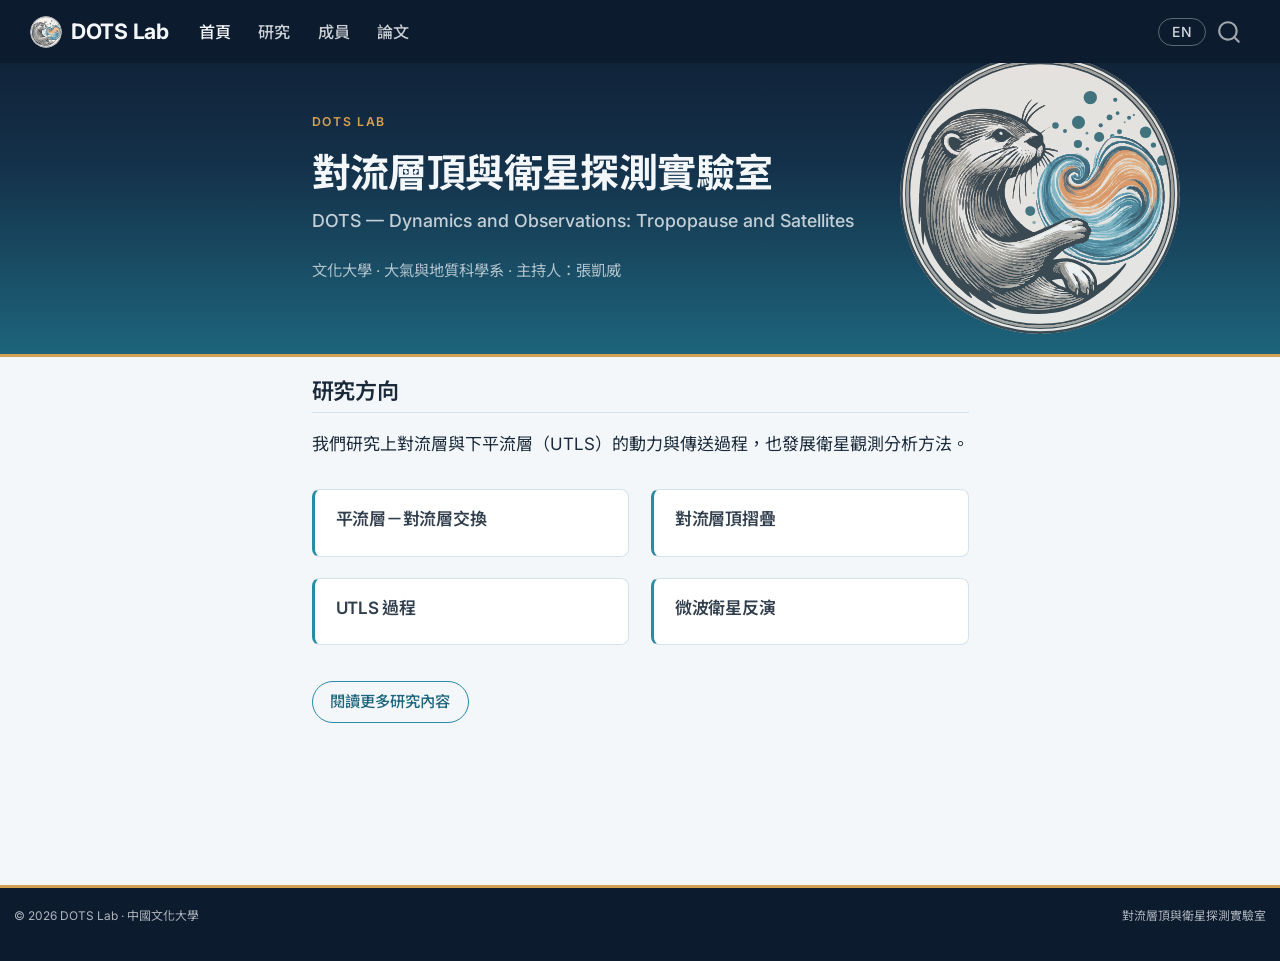
<file: index.html>
<!DOCTYPE html>
<html xmlns="http://www.w3.org/1999/xhtml" lang="zh-Hant" xml:lang="zh-Hant"><head>

<meta charset="utf-8">
<meta name="generator" content="quarto-1.10.18">

<meta name="viewport" content="width=device-width, initial-scale=1.0, user-scalable=yes">


<title>對流層頂與衛星探測實驗室 – DOTS Lab</title>
<style>
/* Default styles provided by pandoc.
** See https://pandoc.org/MANUAL.html#variables-for-html for config info.
*/
span.smallcaps{font-variant: small-caps;}
div.columns{display: flex; gap: 1.5em;}
div.column{flex: auto;}
@media screen {
div.columns{gap: min(4vw, 1.5em);}
div.column{overflow-x: auto;}
}
div.hanging-indent{margin-left: 1.5em; text-indent: -1.5em;}
ul.task-list{list-style: none;}
ul.task-list li input[type="checkbox"] {
  width: 0.8em;
  margin: 0 0.8em 0.2em -1em; /* quarto-specific, see https://github.com/quarto-dev/quarto-cli/issues/4556 */ 
  vertical-align: middle;
}
</style>


<script src="site_libs/quarto-nav/quarto-nav.js"></script>
<script src="site_libs/quarto-nav/headroom.min.js"></script>
<script src="site_libs/clipboard/clipboard.min.js"></script>
<script src="site_libs/quarto-search/autocomplete.umd.js"></script>
<script src="site_libs/quarto-search/fuse.min.js"></script>
<script src="site_libs/quarto-search/quarto-search.js"></script>
<meta name="quarto:offset" content="./">
<script src="site_libs/quarto-html/quarto.js" type="module"></script>
<script src="site_libs/quarto-html/tabsets/tabsets.js" type="module"></script>
<script src="site_libs/quarto-html/popper.min.js"></script>
<script src="site_libs/quarto-html/tippy.umd.min.js"></script>
<script src="site_libs/quarto-html/anchor.min.js"></script>
<link href="site_libs/quarto-html/tippy.css" rel="stylesheet">
<link href="site_libs/quarto-html/quarto-syntax-highlighting-64a204ab8560d761af7679ceaba22944.css" rel="stylesheet" id="quarto-text-highlighting-styles">
<script src="site_libs/bootstrap/bootstrap.min.js"></script>
<link href="site_libs/bootstrap/bootstrap-icons.css" rel="stylesheet">
<link href="site_libs/bootstrap/bootstrap-20b439b49f296047c4314450d68eb808.min.css" rel="stylesheet" append-hash="true" id="quarto-bootstrap" data-mode="light">
<script id="quarto-search-options" type="application/json">{
  "location": "navbar",
  "copy-button": false,
  "collapse-after": 3,
  "panel-placement": "end",
  "type": "overlay",
  "limit": 50,
  "keyboard-shortcut": [
    "f",
    "/",
    "s"
  ],
  "show-item-context": false,
  "language": {
    "search-no-results-text": "沒有結果",
    "search-matching-documents-text": "符合的文件",
    "search-copy-link-title": "複製搜尋連結",
    "search-hide-matches-text": "隱藏其他符合的結果",
    "search-more-match-text": "更多符合結果",
    "search-more-matches-text": "更多符合結果",
    "search-clear-button-title": "清除",
    "search-text-placeholder": "",
    "search-detached-cancel-button-title": "取消",
    "search-submit-button-title": "送出",
    "search-label": "搜尋"
  }
}</script>
<style>
  body::before,
  .hero::before,
  .navbar .navbar-brand::before {
    background-image: url("./images/logo.svg");
  }
</style>


</head>

<body class="nav-fixed quarto-light">

<div id="quarto-search-results"></div>
  <header id="quarto-header" class="headroom fixed-top">
    <nav class="navbar navbar-expand-lg " data-bs-theme="dark">
      <div class="navbar-container container-fluid">
      <div class="navbar-brand-container mx-auto">
    <a class="navbar-brand" href="./index.html">
    <span class="navbar-title">DOTS Lab</span>
    </a>
  </div>
            <div id="quarto-search" class="" title="搜尋"></div>
          <button class="navbar-toggler" type="button" data-bs-toggle="collapse" data-bs-target="#navbarCollapse" aria-controls="navbarCollapse" role="menu" aria-expanded="false" aria-label="切換導航列" onclick="if (window.quartoToggleHeadroom) { window.quartoToggleHeadroom(); }">
  <span class="navbar-toggler-icon"></span>
</button>
          <div class="collapse navbar-collapse" id="navbarCollapse">
            <ul class="navbar-nav navbar-nav-scroll me-auto">
  <li class="nav-item">
    <a class="nav-link active" href="./index.html" aria-current="page"> 
<span class="menu-text">首頁</span></a>
  </li>  
  <li class="nav-item">
    <a class="nav-link" href="./research.html"> 
<span class="menu-text">研究</span></a>
  </li>  
  <li class="nav-item">
    <a class="nav-link" href="./people.html"> 
<span class="menu-text">成員</span></a>
  </li>  
  <li class="nav-item">
    <a class="nav-link" href="./publications.html"> 
<span class="menu-text">論文</span></a>
  </li>  
</ul>
            <ul class="navbar-nav navbar-nav-scroll ms-auto">
  <li class="nav-item">
    <a class="nav-link" href="./en/"> 
<span class="menu-text">EN</span></a>
  </li>  
</ul>
          </div> <!-- /navcollapse -->
            <div class="quarto-navbar-tools">
</div>
      </div> <!-- /container-fluid -->
    </nav>
</header>
<!-- content -->
<div id="quarto-content" class="quarto-container page-columns page-rows-contents page-layout-full page-navbar">
<!-- sidebar -->
<!-- margin-sidebar -->
    
<!-- main -->
<main class="content column-page" id="quarto-document-content"><header id="title-block-header" class="quarto-title-block"></header>




<div class="hero">
<div class="hero-eyebrow">
<p>DOTS Lab</p>
</div>
<section id="對流層頂與衛星探測實驗室" class="level1 hero-title">
<h1 class="hero-title">對流層頂與衛星探測實驗室</h1>
<div class="hero-name-en">
<p>DOTS — Dynamics and Observations: Tropopause and Satellites</p>
</div>
<div class="hero-affil">
<p>文化大學 · 大氣與地質科學系 · 主持人：張凱威</p>
</div>
</section>
</div>
<section id="研究方向" class="level2">
<h2 class="anchored" data-anchor-id="研究方向">研究方向</h2>
<p>我們研究上對流層與下平流層（UTLS）的動力與傳送過程，也發展衛星觀測分析方法。</p>
<div class="card-grid">
<section id="平流層對流層交換" class="level3 research-card">
<h3 class="anchored" data-anchor-id="平流層對流層交換">平流層－對流層交換</h3>
</section>
<section id="對流層頂摺疊" class="level3 research-card">
<h3 class="anchored" data-anchor-id="對流層頂摺疊">對流層頂摺疊</h3>
</section>
<section id="utls-過程" class="level3 research-card">
<h3 class="anchored" data-anchor-id="utls-過程">UTLS 過程</h3>
</section>
<section id="微波衛星反演" class="level3 research-card">
<h3 class="anchored" data-anchor-id="微波衛星反演">微波衛星反演</h3>
</section>
</div>
<p><a href="./research.html" class="cta-link">閱讀更多研究內容</a></p>


</section>

</main> <!-- /main -->
<script id="quarto-html-after-body" type="application/javascript">
  window.document.addEventListener("DOMContentLoaded", function (event) {
    const icon = "";
    const anchorJS = new window.AnchorJS();
    anchorJS.options = {
      placement: 'right',
      icon: icon
    };
    anchorJS.add('.anchored');
    const isCodeAnnotation = (el) => {
      for (const clz of el.classList) {
        if (clz.startsWith('code-annotation-')) {                     
          return true;
        }
      }
      return false;
    }
    const onCopySuccess = function(e) {
      // button target
      const button = e.trigger;
      // don't keep focus
      button.blur();
      // flash "checked"
      button.classList.add('code-copy-button-checked');
      var currentTitle = button.getAttribute("title");
      button.setAttribute("title", "已複製");
      let tooltip;
      if (window.bootstrap) {
        button.setAttribute("data-bs-toggle", "tooltip");
        button.setAttribute("data-bs-placement", "left");
        button.setAttribute("data-bs-title", "已複製");
        tooltip = new bootstrap.Tooltip(button, 
          { trigger: "manual", 
            customClass: "code-copy-button-tooltip",
            offset: [0, -8]});
        tooltip.show();    
      }
      setTimeout(function() {
        if (tooltip) {
          tooltip.hide();
          button.removeAttribute("data-bs-title");
          button.removeAttribute("data-bs-toggle");
          button.removeAttribute("data-bs-placement");
        }
        button.setAttribute("title", currentTitle);
        button.classList.remove('code-copy-button-checked');
      }, 1000);
      // clear code selection
      e.clearSelection();
    }
    const getTextToCopy = function(trigger) {
      const outerScaffold = trigger.parentElement.cloneNode(true);
      const codeEl = outerScaffold.querySelector('code');
      for (const childEl of codeEl.children) {
        if (isCodeAnnotation(childEl)) {
          childEl.remove();
        }
      }
      return codeEl.innerText;
    }
    const clipboard = new window.ClipboardJS('.code-copy-button:not([data-in-quarto-modal])', {
      text: getTextToCopy
    });
    clipboard.on('success', onCopySuccess);
    if (window.document.getElementById('quarto-embedded-source-code-modal')) {
      const clipboardModal = new window.ClipboardJS('.code-copy-button[data-in-quarto-modal]', {
        text: getTextToCopy,
        container: window.document.getElementById('quarto-embedded-source-code-modal')
      });
      clipboardModal.on('success', onCopySuccess);
    }
      var localhostRegex = new RegExp(/^(?:http|https):\/\/localhost\:?[0-9]*\//);
      var mailtoRegex = new RegExp(/^mailto:/);
        var filterRegex = new RegExp("https:\/\/dotsresearch\.github\.io");
      var isInternal = (href) => {
          return filterRegex.test(href) || localhostRegex.test(href) || mailtoRegex.test(href);
      }
      // Inspect non-navigation links and adorn them if external
     var links = window.document.querySelectorAll('a[href]:not(.nav-link):not(.navbar-brand):not(.toc-action):not(.sidebar-link):not(.sidebar-item-toggle):not(.pagination-link):not(.no-external):not([aria-hidden]):not(.dropdown-item):not(.quarto-navigation-tool):not(.about-link)');
      for (var i=0; i<links.length; i++) {
        const link = links[i];
        if (!isInternal(link.href)) {
          // undo the damage that might have been done by quarto-nav.js in the case of
          // links that we want to consider external
          if (link.dataset.originalHref !== undefined) {
            link.href = link.dataset.originalHref;
          }
        }
      }
    function tippyHover(el, contentFn, onTriggerFn, onUntriggerFn) {
      const config = {
        allowHTML: true,
        maxWidth: 500,
        delay: 100,
        arrow: false,
        appendTo: function(el) {
            return el.parentElement;
        },
        interactive: true,
        interactiveBorder: 10,
        theme: 'quarto',
        placement: 'bottom-start',
      };
      if (contentFn) {
        config.content = contentFn;
      }
      if (onTriggerFn) {
        config.onTrigger = onTriggerFn;
      }
      if (onUntriggerFn) {
        config.onUntrigger = onUntriggerFn;
      }
      window.tippy(el, config); 
    }
    const noterefs = window.document.querySelectorAll('a[role="doc-noteref"]');
    for (var i=0; i<noterefs.length; i++) {
      const ref = noterefs[i];
      tippyHover(ref, function() {
        // use id or data attribute instead here
        let href = ref.getAttribute('data-footnote-href') || ref.getAttribute('href');
        try { href = new URL(href).hash; } catch {}
        const id = href.replace(/^#\/?/, "");
        const note = window.document.getElementById(id);
        if (note) {
          return note.innerHTML;
        } else {
          return "";
        }
      });
    }
    const xrefs = window.document.querySelectorAll('a.quarto-xref');
    const processXRef = (id, note) => {
      // Strip column container classes
      const stripColumnClz = (el) => {
        el.classList.remove("page-full", "page-columns");
        if (el.children) {
          for (const child of el.children) {
            stripColumnClz(child);
          }
        }
      }
      stripColumnClz(note)
      if (id === null || id.startsWith('sec-')) {
        // Special case sections, only their first couple elements
        const container = document.createElement("div");
        if (note.children && note.children.length > 2) {
          container.appendChild(note.children[0].cloneNode(true));
          for (let i = 1; i < note.children.length; i++) {
            const child = note.children[i];
            if (child.tagName === "P" && child.innerText === "") {
              continue;
            } else {
              container.appendChild(child.cloneNode(true));
              break;
            }
          }
          if (window.Quarto?.typesetMath) {
            window.Quarto.typesetMath(container);
          }
          return container.innerHTML
        } else {
          if (window.Quarto?.typesetMath) {
            window.Quarto.typesetMath(note);
          }
          return note.innerHTML;
        }
      } else {
        // Remove any anchor links if they are present
        const anchorLink = note.querySelector('a.anchorjs-link');
        if (anchorLink) {
          anchorLink.remove();
        }
        if (window.Quarto?.typesetMath) {
          window.Quarto.typesetMath(note);
        }
        if (note.classList.contains("callout")) {
          return note.outerHTML;
        } else {
          return note.innerHTML;
        }
      }
    }
    for (var i=0; i<xrefs.length; i++) {
      const xref = xrefs[i];
      tippyHover(xref, undefined, function(instance) {
        instance.disable();
        let url = xref.getAttribute('href');
        let hash = undefined; 
        if (url.startsWith('#')) {
          hash = url;
        } else {
          try { hash = new URL(url).hash; } catch {}
        }
        if (hash) {
          const id = hash.replace(/^#\/?/, "");
          const note = window.document.getElementById(id);
          if (note !== null) {
            try {
              const html = processXRef(id, note.cloneNode(true));
              instance.setContent(html);
            } finally {
              instance.enable();
              instance.show();
            }
          } else {
            // See if we can fetch this
            fetch(url.split('#')[0])
            .then(res => res.text())
            .then(html => {
              const parser = new DOMParser();
              const htmlDoc = parser.parseFromString(html, "text/html");
              const note = htmlDoc.getElementById(id);
              if (note !== null) {
                const html = processXRef(id, note);
                instance.setContent(html);
              } 
            }).finally(() => {
              instance.enable();
              instance.show();
            });
          }
        } else {
          // See if we can fetch a full url (with no hash to target)
          // This is a special case and we should probably do some content thinning / targeting
          fetch(url)
          .then(res => res.text())
          .then(html => {
            const parser = new DOMParser();
            const htmlDoc = parser.parseFromString(html, "text/html");
            const note = htmlDoc.querySelector('main.content');
            if (note !== null) {
              // This should only happen for chapter cross references
              // (since there is no id in the URL)
              // remove the first header
              if (note.children.length > 0 && note.children[0].tagName === "HEADER") {
                note.children[0].remove();
              }
              const html = processXRef(null, note);
              instance.setContent(html);
            } 
          }).finally(() => {
            instance.enable();
            instance.show();
          });
        }
      }, function(instance) {
      });
    }
        let selectedAnnoteEl;
        const selectorForAnnotation = ( cell, annotation) => {
          let cellAttr = 'data-code-cell="' + cell + '"';
          let lineAttr = 'data-code-annotation="' +  annotation + '"';
          const selector = 'span[' + cellAttr + '][' + lineAttr + ']';
          return selector;
        }
        const selectCodeLines = (annoteEl) => {
          const doc = window.document;
          const targetCell = annoteEl.getAttribute("data-target-cell");
          const targetAnnotation = annoteEl.getAttribute("data-target-annotation");
          const annoteSpan = window.document.querySelector(selectorForAnnotation(targetCell, targetAnnotation));
          const lines = annoteSpan.getAttribute("data-code-lines").split(",");
          const lineIds = lines.map((line) => {
            return targetCell + "-" + line;
          })
          let top = null;
          let height = null;
          let parent = null;
          if (lineIds.length > 0) {
              //compute the position of the single el (top and bottom and make a div)
              const el = window.document.getElementById(lineIds[0]);
              top = el.offsetTop;
              height = el.offsetHeight;
              parent = el.parentElement.parentElement;
            if (lineIds.length > 1) {
              const lastEl = window.document.getElementById(lineIds[lineIds.length - 1]);
              const bottom = lastEl.offsetTop + lastEl.offsetHeight;
              height = bottom - top;
            }
            if (top !== null && height !== null && parent !== null) {
              // cook up a div (if necessary) and position it 
              let div = window.document.getElementById("code-annotation-line-highlight");
              if (div === null) {
                div = window.document.createElement("div");
                div.setAttribute("id", "code-annotation-line-highlight");
                div.style.position = 'absolute';
                parent.appendChild(div);
              }
              div.style.top = top - 2 + "px";
              div.style.height = height + 4 + "px";
              div.style.left = 0;
              let gutterDiv = window.document.getElementById("code-annotation-line-highlight-gutter");
              if (gutterDiv === null) {
                gutterDiv = window.document.createElement("div");
                gutterDiv.setAttribute("id", "code-annotation-line-highlight-gutter");
                gutterDiv.style.position = 'absolute';
                const codeCell = window.document.getElementById(targetCell);
                const gutter = codeCell.querySelector('.code-annotation-gutter');
                gutter.appendChild(gutterDiv);
              }
              gutterDiv.style.top = top - 2 + "px";
              gutterDiv.style.height = height + 4 + "px";
            }
            selectedAnnoteEl = annoteEl;
          }
        };
        const unselectCodeLines = () => {
          const elementsIds = ["code-annotation-line-highlight", "code-annotation-line-highlight-gutter"];
          elementsIds.forEach((elId) => {
            const div = window.document.getElementById(elId);
            if (div) {
              div.remove();
            }
          });
          selectedAnnoteEl = undefined;
        };
          // Handle positioning of the toggle
      window.addEventListener(
        "resize",
        throttle(() => {
          elRect = undefined;
          if (selectedAnnoteEl) {
            selectCodeLines(selectedAnnoteEl);
          }
        }, 10)
      );
      function throttle(fn, ms) {
      let throttle = false;
      let timer;
        return (...args) => {
          if(!throttle) { // first call gets through
              fn.apply(this, args);
              throttle = true;
          } else { // all the others get throttled
              if(timer) clearTimeout(timer); // cancel #2
              timer = setTimeout(() => {
                fn.apply(this, args);
                timer = throttle = false;
              }, ms);
          }
        };
      }
        // Attach click handler to the DT
        const annoteDls = window.document.querySelectorAll('dt[data-target-cell]');
        for (const annoteDlNode of annoteDls) {
          annoteDlNode.addEventListener('click', (event) => {
            const clickedEl = event.target;
            if (clickedEl !== selectedAnnoteEl) {
              unselectCodeLines();
              const activeEl = window.document.querySelector('dt[data-target-cell].code-annotation-active');
              if (activeEl) {
                activeEl.classList.remove('code-annotation-active');
              }
              selectCodeLines(clickedEl);
              clickedEl.classList.add('code-annotation-active');
            } else {
              // Unselect the line
              unselectCodeLines();
              clickedEl.classList.remove('code-annotation-active');
            }
          });
        }
    const findCites = (el) => {
      const parentEl = el.parentElement;
      if (parentEl) {
        const cites = parentEl.dataset.cites;
        if (cites) {
          return {
            el,
            cites: cites.split(' ')
          };
        } else {
          return findCites(el.parentElement)
        }
      } else {
        return undefined;
      }
    };
    var bibliorefs = window.document.querySelectorAll('a[role="doc-biblioref"]');
    for (var i=0; i<bibliorefs.length; i++) {
      const ref = bibliorefs[i];
      const citeInfo = findCites(ref);
      if (citeInfo) {
        tippyHover(citeInfo.el, function() {
          var popup = window.document.createElement('div');
          citeInfo.cites.forEach(function(cite) {
            var citeDiv = window.document.createElement('div');
            citeDiv.classList.add('hanging-indent');
            citeDiv.classList.add('csl-entry');
            var biblioDiv = window.document.getElementById('ref-' + cite);
            if (biblioDiv) {
              citeDiv.innerHTML = biblioDiv.innerHTML;
            }
            popup.appendChild(citeDiv);
          });
          return popup.innerHTML;
        });
      }
    }
  });
  </script>
</div> <!-- /content -->
<footer class="footer">
  <div class="nav-footer">
    <div class="nav-footer-left">
<p>© 2026 DOTS Lab · 中國文化大學</p>
</div>   
    <div class="nav-footer-center">
      &nbsp;
    </div>
    <div class="nav-footer-right">
<p>對流層頂與衛星探測實驗室</p>
</div>
  </div>
</footer>




</body></html>
</file>
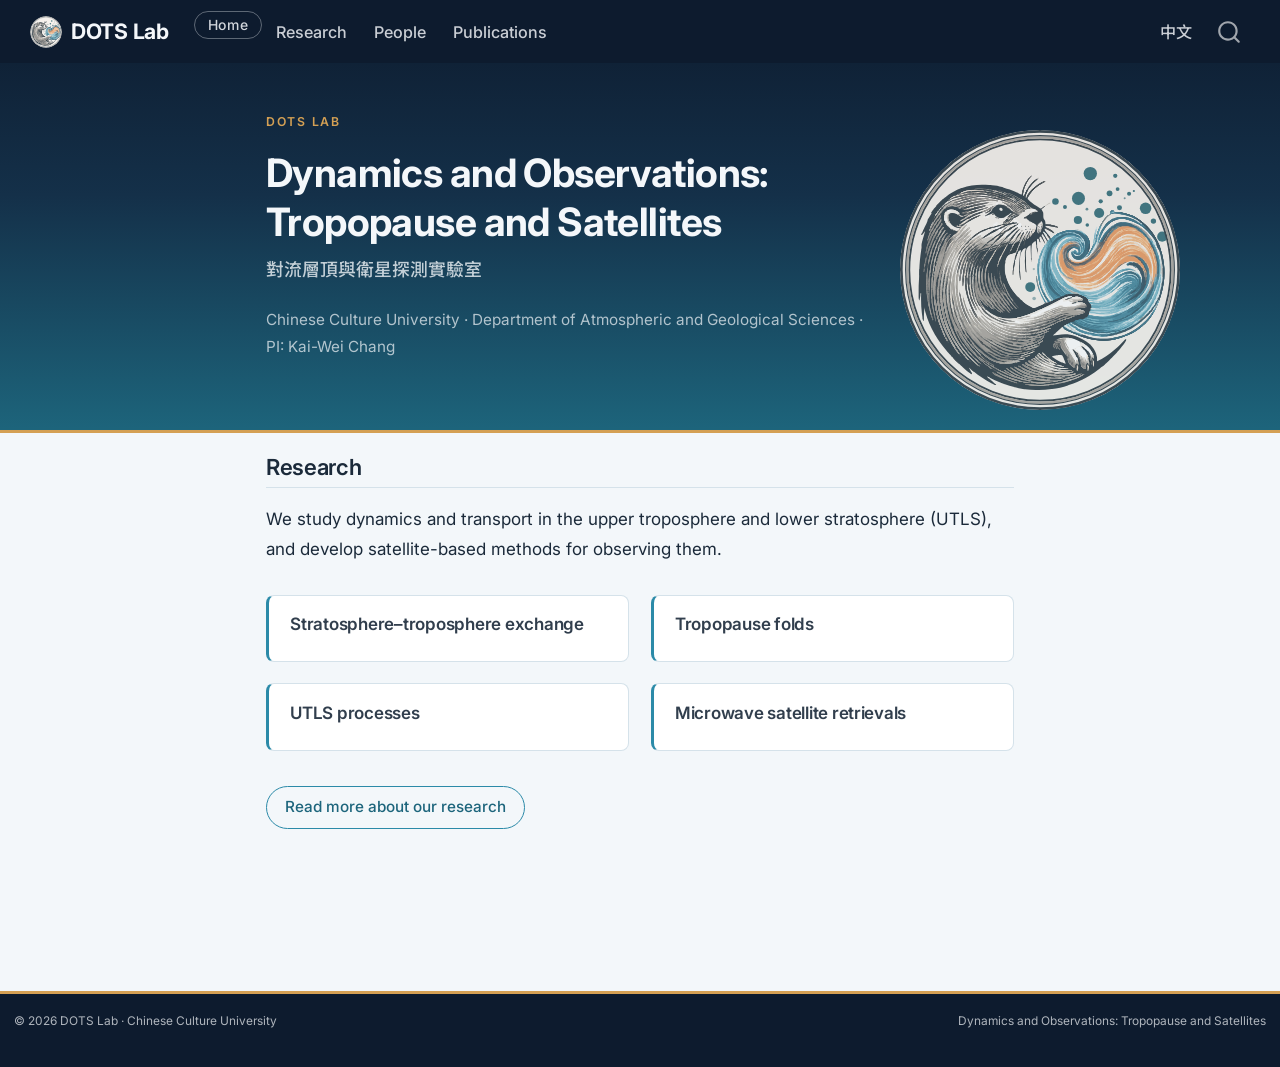
<file: en/index.html>
<!DOCTYPE html>
<html xmlns="http://www.w3.org/1999/xhtml" lang="en" xml:lang="en"><head>

<meta charset="utf-8">
<meta name="generator" content="quarto-1.10.18">

<meta name="viewport" content="width=device-width, initial-scale=1.0, user-scalable=yes">


<title>Dynamics and Observations: Tropopause and Satellites – DOTS Lab</title>
<style>
/* Default styles provided by pandoc.
** See https://pandoc.org/MANUAL.html#variables-for-html for config info.
*/
span.smallcaps{font-variant: small-caps;}
div.columns{display: flex; gap: 1.5em;}
div.column{flex: auto;}
@media screen {
div.columns{gap: min(4vw, 1.5em);}
div.column{overflow-x: auto;}
}
div.hanging-indent{margin-left: 1.5em; text-indent: -1.5em;}
ul.task-list{list-style: none;}
ul.task-list li input[type="checkbox"] {
  width: 0.8em;
  margin: 0 0.8em 0.2em -1em; /* quarto-specific, see https://github.com/quarto-dev/quarto-cli/issues/4556 */ 
  vertical-align: middle;
}
</style>


<script src="site_libs/quarto-nav/quarto-nav.js"></script>
<script src="site_libs/quarto-nav/headroom.min.js"></script>
<script src="site_libs/clipboard/clipboard.min.js"></script>
<script src="site_libs/quarto-search/autocomplete.umd.js"></script>
<script src="site_libs/quarto-search/fuse.min.js"></script>
<script src="site_libs/quarto-search/quarto-search.js"></script>
<meta name="quarto:offset" content="./">
<script src="site_libs/quarto-html/quarto.js" type="module"></script>
<script src="site_libs/quarto-html/tabsets/tabsets.js" type="module"></script>
<script src="site_libs/quarto-html/popper.min.js"></script>
<script src="site_libs/quarto-html/tippy.umd.min.js"></script>
<script src="site_libs/quarto-html/anchor.min.js"></script>
<link href="site_libs/quarto-html/tippy.css" rel="stylesheet">
<link href="site_libs/quarto-html/quarto-syntax-highlighting-64a204ab8560d761af7679ceaba22944.css" rel="stylesheet" id="quarto-text-highlighting-styles">
<script src="site_libs/bootstrap/bootstrap.min.js"></script>
<link href="site_libs/bootstrap/bootstrap-icons.css" rel="stylesheet">
<link href="site_libs/bootstrap/bootstrap-20b439b49f296047c4314450d68eb808.min.css" rel="stylesheet" append-hash="true" id="quarto-bootstrap" data-mode="light">
<script id="quarto-search-options" type="application/json">{
  "location": "navbar",
  "copy-button": false,
  "collapse-after": 3,
  "panel-placement": "end",
  "type": "overlay",
  "limit": 50,
  "keyboard-shortcut": [
    "f",
    "/",
    "s"
  ],
  "show-item-context": false,
  "language": {
    "search-no-results-text": "No results",
    "search-matching-documents-text": "matching documents",
    "search-copy-link-title": "Copy link to search",
    "search-hide-matches-text": "Hide additional matches",
    "search-more-match-text": "more match in this document",
    "search-more-matches-text": "more matches in this document",
    "search-clear-button-title": "Clear",
    "search-text-placeholder": "",
    "search-detached-cancel-button-title": "Cancel",
    "search-submit-button-title": "Submit",
    "search-label": "Search"
  }
}</script>
<style>
  body::before,
  .hero::before,
  .navbar .navbar-brand::before {
    background-image: url("../images/logo.svg");
  }
</style>


</head>

<body class="nav-fixed quarto-light">

<div id="quarto-search-results"></div>
  <header id="quarto-header" class="headroom fixed-top">
    <nav class="navbar navbar-expand-lg " data-bs-theme="dark">
      <div class="navbar-container container-fluid">
      <div class="navbar-brand-container mx-auto">
    <a class="navbar-brand" href="./index.html">
    <span class="navbar-title">DOTS Lab</span>
    </a>
  </div>
            <div id="quarto-search" class="" title="Search"></div>
          <button class="navbar-toggler" type="button" data-bs-toggle="collapse" data-bs-target="#navbarCollapse" aria-controls="navbarCollapse" role="menu" aria-expanded="false" aria-label="Toggle navigation" onclick="if (window.quartoToggleHeadroom) { window.quartoToggleHeadroom(); }">
  <span class="navbar-toggler-icon"></span>
</button>
          <div class="collapse navbar-collapse" id="navbarCollapse">
            <ul class="navbar-nav navbar-nav-scroll me-auto">
  <li class="nav-item">
    <a class="nav-link active" href="./index.html" aria-current="page"> 
<span class="menu-text">Home</span></a>
  </li>  
  <li class="nav-item">
    <a class="nav-link" href="./research.html"> 
<span class="menu-text">Research</span></a>
  </li>  
  <li class="nav-item">
    <a class="nav-link" href="./people.html"> 
<span class="menu-text">People</span></a>
  </li>  
  <li class="nav-item">
    <a class="nav-link" href="./publications.html"> 
<span class="menu-text">Publications</span></a>
  </li>  
</ul>
            <ul class="navbar-nav navbar-nav-scroll ms-auto">
  <li class="nav-item">
    <a class="nav-link" href="./../"> 
<span class="menu-text">中文</span></a>
  </li>  
</ul>
          </div> <!-- /navcollapse -->
            <div class="quarto-navbar-tools">
</div>
      </div> <!-- /container-fluid -->
    </nav>
</header>
<!-- content -->
<div id="quarto-content" class="quarto-container page-columns page-rows-contents page-layout-full page-navbar">
<!-- sidebar -->
<!-- margin-sidebar -->
    
<!-- main -->
<main class="content column-page" id="quarto-document-content"><header id="title-block-header" class="quarto-title-block"></header>




<div class="hero">
<div class="hero-eyebrow">
<p>DOTS Lab</p>
</div>
<section id="dynamics-and-observations-tropopause-and-satellites" class="level1 hero-title">
<h1 class="hero-title">Dynamics and Observations: Tropopause and Satellites</h1>
<div class="hero-name-en">
<p>對流層頂與衛星探測實驗室</p>
</div>
<div class="hero-affil">
<p>Chinese Culture University · Department of Atmospheric and Geological Sciences · PI: Kai-Wei Chang</p>
</div>
</section>
</div>
<section id="research" class="level2">
<h2 class="anchored" data-anchor-id="research">Research</h2>
<p>We study dynamics and transport in the upper troposphere and lower stratosphere (UTLS), and develop satellite-based methods for observing them.</p>
<div class="card-grid">
<section id="stratospheretroposphere-exchange" class="level3 research-card">
<h3 class="anchored" data-anchor-id="stratospheretroposphere-exchange">Stratosphere–troposphere exchange</h3>
</section>
<section id="tropopause-folds" class="level3 research-card">
<h3 class="anchored" data-anchor-id="tropopause-folds">Tropopause folds</h3>
</section>
<section id="utls-processes" class="level3 research-card">
<h3 class="anchored" data-anchor-id="utls-processes">UTLS processes</h3>
</section>
<section id="microwave-satellite-retrievals" class="level3 research-card">
<h3 class="anchored" data-anchor-id="microwave-satellite-retrievals">Microwave satellite retrievals</h3>
</section>
</div>
<p><a href="./research.html" class="cta-link">Read more about our research</a></p>


</section>

</main> <!-- /main -->
<script id="quarto-html-after-body" type="application/javascript">
  window.document.addEventListener("DOMContentLoaded", function (event) {
    const icon = "";
    const anchorJS = new window.AnchorJS();
    anchorJS.options = {
      placement: 'right',
      icon: icon
    };
    anchorJS.add('.anchored');
    const isCodeAnnotation = (el) => {
      for (const clz of el.classList) {
        if (clz.startsWith('code-annotation-')) {                     
          return true;
        }
      }
      return false;
    }
    const onCopySuccess = function(e) {
      // button target
      const button = e.trigger;
      // don't keep focus
      button.blur();
      // flash "checked"
      button.classList.add('code-copy-button-checked');
      var currentTitle = button.getAttribute("title");
      button.setAttribute("title", "Copied!");
      let tooltip;
      if (window.bootstrap) {
        button.setAttribute("data-bs-toggle", "tooltip");
        button.setAttribute("data-bs-placement", "left");
        button.setAttribute("data-bs-title", "Copied!");
        tooltip = new bootstrap.Tooltip(button, 
          { trigger: "manual", 
            customClass: "code-copy-button-tooltip",
            offset: [0, -8]});
        tooltip.show();    
      }
      setTimeout(function() {
        if (tooltip) {
          tooltip.hide();
          button.removeAttribute("data-bs-title");
          button.removeAttribute("data-bs-toggle");
          button.removeAttribute("data-bs-placement");
        }
        button.setAttribute("title", currentTitle);
        button.classList.remove('code-copy-button-checked');
      }, 1000);
      // clear code selection
      e.clearSelection();
    }
    const getTextToCopy = function(trigger) {
      const outerScaffold = trigger.parentElement.cloneNode(true);
      const codeEl = outerScaffold.querySelector('code');
      for (const childEl of codeEl.children) {
        if (isCodeAnnotation(childEl)) {
          childEl.remove();
        }
      }
      return codeEl.innerText;
    }
    const clipboard = new window.ClipboardJS('.code-copy-button:not([data-in-quarto-modal])', {
      text: getTextToCopy
    });
    clipboard.on('success', onCopySuccess);
    if (window.document.getElementById('quarto-embedded-source-code-modal')) {
      const clipboardModal = new window.ClipboardJS('.code-copy-button[data-in-quarto-modal]', {
        text: getTextToCopy,
        container: window.document.getElementById('quarto-embedded-source-code-modal')
      });
      clipboardModal.on('success', onCopySuccess);
    }
      var localhostRegex = new RegExp(/^(?:http|https):\/\/localhost\:?[0-9]*\//);
      var mailtoRegex = new RegExp(/^mailto:/);
        var filterRegex = new RegExp("https:\/\/dotsresearch\.github\.io\/en");
      var isInternal = (href) => {
          return filterRegex.test(href) || localhostRegex.test(href) || mailtoRegex.test(href);
      }
      // Inspect non-navigation links and adorn them if external
     var links = window.document.querySelectorAll('a[href]:not(.nav-link):not(.navbar-brand):not(.toc-action):not(.sidebar-link):not(.sidebar-item-toggle):not(.pagination-link):not(.no-external):not([aria-hidden]):not(.dropdown-item):not(.quarto-navigation-tool):not(.about-link)');
      for (var i=0; i<links.length; i++) {
        const link = links[i];
        if (!isInternal(link.href)) {
          // undo the damage that might have been done by quarto-nav.js in the case of
          // links that we want to consider external
          if (link.dataset.originalHref !== undefined) {
            link.href = link.dataset.originalHref;
          }
        }
      }
    function tippyHover(el, contentFn, onTriggerFn, onUntriggerFn) {
      const config = {
        allowHTML: true,
        maxWidth: 500,
        delay: 100,
        arrow: false,
        appendTo: function(el) {
            return el.parentElement;
        },
        interactive: true,
        interactiveBorder: 10,
        theme: 'quarto',
        placement: 'bottom-start',
      };
      if (contentFn) {
        config.content = contentFn;
      }
      if (onTriggerFn) {
        config.onTrigger = onTriggerFn;
      }
      if (onUntriggerFn) {
        config.onUntrigger = onUntriggerFn;
      }
      window.tippy(el, config); 
    }
    const noterefs = window.document.querySelectorAll('a[role="doc-noteref"]');
    for (var i=0; i<noterefs.length; i++) {
      const ref = noterefs[i];
      tippyHover(ref, function() {
        // use id or data attribute instead here
        let href = ref.getAttribute('data-footnote-href') || ref.getAttribute('href');
        try { href = new URL(href).hash; } catch {}
        const id = href.replace(/^#\/?/, "");
        const note = window.document.getElementById(id);
        if (note) {
          return note.innerHTML;
        } else {
          return "";
        }
      });
    }
    const xrefs = window.document.querySelectorAll('a.quarto-xref');
    const processXRef = (id, note) => {
      // Strip column container classes
      const stripColumnClz = (el) => {
        el.classList.remove("page-full", "page-columns");
        if (el.children) {
          for (const child of el.children) {
            stripColumnClz(child);
          }
        }
      }
      stripColumnClz(note)
      if (id === null || id.startsWith('sec-')) {
        // Special case sections, only their first couple elements
        const container = document.createElement("div");
        if (note.children && note.children.length > 2) {
          container.appendChild(note.children[0].cloneNode(true));
          for (let i = 1; i < note.children.length; i++) {
            const child = note.children[i];
            if (child.tagName === "P" && child.innerText === "") {
              continue;
            } else {
              container.appendChild(child.cloneNode(true));
              break;
            }
          }
          if (window.Quarto?.typesetMath) {
            window.Quarto.typesetMath(container);
          }
          return container.innerHTML
        } else {
          if (window.Quarto?.typesetMath) {
            window.Quarto.typesetMath(note);
          }
          return note.innerHTML;
        }
      } else {
        // Remove any anchor links if they are present
        const anchorLink = note.querySelector('a.anchorjs-link');
        if (anchorLink) {
          anchorLink.remove();
        }
        if (window.Quarto?.typesetMath) {
          window.Quarto.typesetMath(note);
        }
        if (note.classList.contains("callout")) {
          return note.outerHTML;
        } else {
          return note.innerHTML;
        }
      }
    }
    for (var i=0; i<xrefs.length; i++) {
      const xref = xrefs[i];
      tippyHover(xref, undefined, function(instance) {
        instance.disable();
        let url = xref.getAttribute('href');
        let hash = undefined; 
        if (url.startsWith('#')) {
          hash = url;
        } else {
          try { hash = new URL(url).hash; } catch {}
        }
        if (hash) {
          const id = hash.replace(/^#\/?/, "");
          const note = window.document.getElementById(id);
          if (note !== null) {
            try {
              const html = processXRef(id, note.cloneNode(true));
              instance.setContent(html);
            } finally {
              instance.enable();
              instance.show();
            }
          } else {
            // See if we can fetch this
            fetch(url.split('#')[0])
            .then(res => res.text())
            .then(html => {
              const parser = new DOMParser();
              const htmlDoc = parser.parseFromString(html, "text/html");
              const note = htmlDoc.getElementById(id);
              if (note !== null) {
                const html = processXRef(id, note);
                instance.setContent(html);
              } 
            }).finally(() => {
              instance.enable();
              instance.show();
            });
          }
        } else {
          // See if we can fetch a full url (with no hash to target)
          // This is a special case and we should probably do some content thinning / targeting
          fetch(url)
          .then(res => res.text())
          .then(html => {
            const parser = new DOMParser();
            const htmlDoc = parser.parseFromString(html, "text/html");
            const note = htmlDoc.querySelector('main.content');
            if (note !== null) {
              // This should only happen for chapter cross references
              // (since there is no id in the URL)
              // remove the first header
              if (note.children.length > 0 && note.children[0].tagName === "HEADER") {
                note.children[0].remove();
              }
              const html = processXRef(null, note);
              instance.setContent(html);
            } 
          }).finally(() => {
            instance.enable();
            instance.show();
          });
        }
      }, function(instance) {
      });
    }
        let selectedAnnoteEl;
        const selectorForAnnotation = ( cell, annotation) => {
          let cellAttr = 'data-code-cell="' + cell + '"';
          let lineAttr = 'data-code-annotation="' +  annotation + '"';
          const selector = 'span[' + cellAttr + '][' + lineAttr + ']';
          return selector;
        }
        const selectCodeLines = (annoteEl) => {
          const doc = window.document;
          const targetCell = annoteEl.getAttribute("data-target-cell");
          const targetAnnotation = annoteEl.getAttribute("data-target-annotation");
          const annoteSpan = window.document.querySelector(selectorForAnnotation(targetCell, targetAnnotation));
          const lines = annoteSpan.getAttribute("data-code-lines").split(",");
          const lineIds = lines.map((line) => {
            return targetCell + "-" + line;
          })
          let top = null;
          let height = null;
          let parent = null;
          if (lineIds.length > 0) {
              //compute the position of the single el (top and bottom and make a div)
              const el = window.document.getElementById(lineIds[0]);
              top = el.offsetTop;
              height = el.offsetHeight;
              parent = el.parentElement.parentElement;
            if (lineIds.length > 1) {
              const lastEl = window.document.getElementById(lineIds[lineIds.length - 1]);
              const bottom = lastEl.offsetTop + lastEl.offsetHeight;
              height = bottom - top;
            }
            if (top !== null && height !== null && parent !== null) {
              // cook up a div (if necessary) and position it 
              let div = window.document.getElementById("code-annotation-line-highlight");
              if (div === null) {
                div = window.document.createElement("div");
                div.setAttribute("id", "code-annotation-line-highlight");
                div.style.position = 'absolute';
                parent.appendChild(div);
              }
              div.style.top = top - 2 + "px";
              div.style.height = height + 4 + "px";
              div.style.left = 0;
              let gutterDiv = window.document.getElementById("code-annotation-line-highlight-gutter");
              if (gutterDiv === null) {
                gutterDiv = window.document.createElement("div");
                gutterDiv.setAttribute("id", "code-annotation-line-highlight-gutter");
                gutterDiv.style.position = 'absolute';
                const codeCell = window.document.getElementById(targetCell);
                const gutter = codeCell.querySelector('.code-annotation-gutter');
                gutter.appendChild(gutterDiv);
              }
              gutterDiv.style.top = top - 2 + "px";
              gutterDiv.style.height = height + 4 + "px";
            }
            selectedAnnoteEl = annoteEl;
          }
        };
        const unselectCodeLines = () => {
          const elementsIds = ["code-annotation-line-highlight", "code-annotation-line-highlight-gutter"];
          elementsIds.forEach((elId) => {
            const div = window.document.getElementById(elId);
            if (div) {
              div.remove();
            }
          });
          selectedAnnoteEl = undefined;
        };
          // Handle positioning of the toggle
      window.addEventListener(
        "resize",
        throttle(() => {
          elRect = undefined;
          if (selectedAnnoteEl) {
            selectCodeLines(selectedAnnoteEl);
          }
        }, 10)
      );
      function throttle(fn, ms) {
      let throttle = false;
      let timer;
        return (...args) => {
          if(!throttle) { // first call gets through
              fn.apply(this, args);
              throttle = true;
          } else { // all the others get throttled
              if(timer) clearTimeout(timer); // cancel #2
              timer = setTimeout(() => {
                fn.apply(this, args);
                timer = throttle = false;
              }, ms);
          }
        };
      }
        // Attach click handler to the DT
        const annoteDls = window.document.querySelectorAll('dt[data-target-cell]');
        for (const annoteDlNode of annoteDls) {
          annoteDlNode.addEventListener('click', (event) => {
            const clickedEl = event.target;
            if (clickedEl !== selectedAnnoteEl) {
              unselectCodeLines();
              const activeEl = window.document.querySelector('dt[data-target-cell].code-annotation-active');
              if (activeEl) {
                activeEl.classList.remove('code-annotation-active');
              }
              selectCodeLines(clickedEl);
              clickedEl.classList.add('code-annotation-active');
            } else {
              // Unselect the line
              unselectCodeLines();
              clickedEl.classList.remove('code-annotation-active');
            }
          });
        }
    const findCites = (el) => {
      const parentEl = el.parentElement;
      if (parentEl) {
        const cites = parentEl.dataset.cites;
        if (cites) {
          return {
            el,
            cites: cites.split(' ')
          };
        } else {
          return findCites(el.parentElement)
        }
      } else {
        return undefined;
      }
    };
    var bibliorefs = window.document.querySelectorAll('a[role="doc-biblioref"]');
    for (var i=0; i<bibliorefs.length; i++) {
      const ref = bibliorefs[i];
      const citeInfo = findCites(ref);
      if (citeInfo) {
        tippyHover(citeInfo.el, function() {
          var popup = window.document.createElement('div');
          citeInfo.cites.forEach(function(cite) {
            var citeDiv = window.document.createElement('div');
            citeDiv.classList.add('hanging-indent');
            citeDiv.classList.add('csl-entry');
            var biblioDiv = window.document.getElementById('ref-' + cite);
            if (biblioDiv) {
              citeDiv.innerHTML = biblioDiv.innerHTML;
            }
            popup.appendChild(citeDiv);
          });
          return popup.innerHTML;
        });
      }
    }
  });
  </script>
</div> <!-- /content -->
<footer class="footer">
  <div class="nav-footer">
    <div class="nav-footer-left">
<p>© 2026 DOTS Lab · Chinese Culture University</p>
</div>   
    <div class="nav-footer-center">
      &nbsp;
    </div>
    <div class="nav-footer-right">
<p>Dynamics and Observations: Tropopause and Satellites</p>
</div>
  </div>
</footer>




</body></html>
</file>
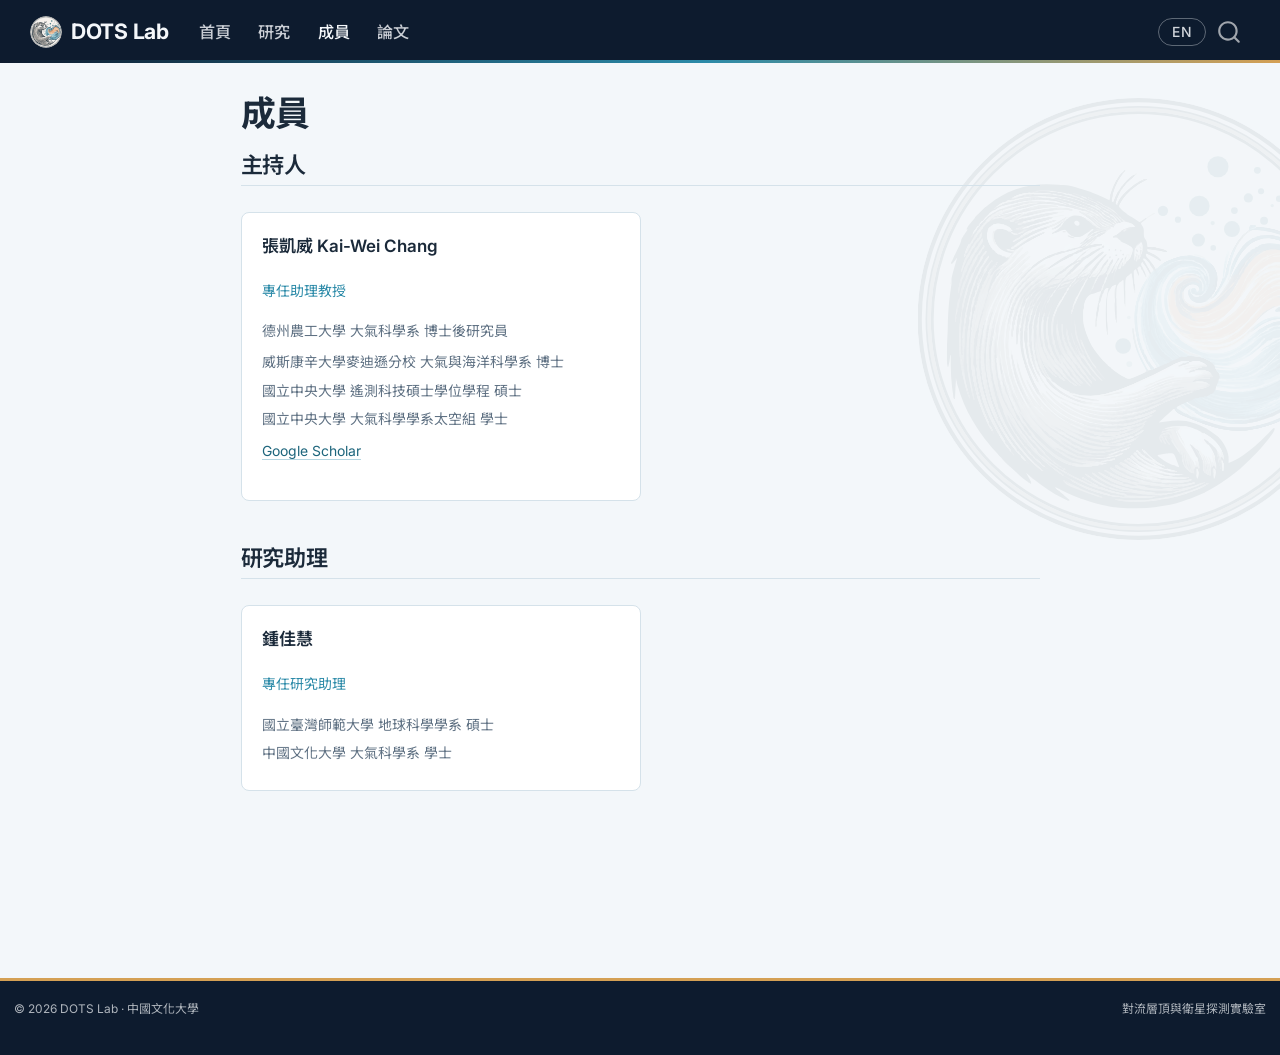
<file: people.html>
<!DOCTYPE html>
<html xmlns="http://www.w3.org/1999/xhtml" lang="zh-Hant" xml:lang="zh-Hant"><head>

<meta charset="utf-8">
<meta name="generator" content="quarto-1.10.18">

<meta name="viewport" content="width=device-width, initial-scale=1.0, user-scalable=yes">


<title>成員 – DOTS Lab</title>
<style>
/* Default styles provided by pandoc.
** See https://pandoc.org/MANUAL.html#variables-for-html for config info.
*/
span.smallcaps{font-variant: small-caps;}
div.columns{display: flex; gap: 1.5em;}
div.column{flex: auto;}
@media screen {
div.columns{gap: min(4vw, 1.5em);}
div.column{overflow-x: auto;}
}
div.hanging-indent{margin-left: 1.5em; text-indent: -1.5em;}
ul.task-list{list-style: none;}
ul.task-list li input[type="checkbox"] {
  width: 0.8em;
  margin: 0 0.8em 0.2em -1em; /* quarto-specific, see https://github.com/quarto-dev/quarto-cli/issues/4556 */ 
  vertical-align: middle;
}
</style>


<script src="site_libs/quarto-nav/quarto-nav.js"></script>
<script src="site_libs/quarto-nav/headroom.min.js"></script>
<script src="site_libs/clipboard/clipboard.min.js"></script>
<script src="site_libs/quarto-search/autocomplete.umd.js"></script>
<script src="site_libs/quarto-search/fuse.min.js"></script>
<script src="site_libs/quarto-search/quarto-search.js"></script>
<meta name="quarto:offset" content="./">
<script src="site_libs/quarto-html/quarto.js" type="module"></script>
<script src="site_libs/quarto-html/tabsets/tabsets.js" type="module"></script>
<script src="site_libs/quarto-html/popper.min.js"></script>
<script src="site_libs/quarto-html/tippy.umd.min.js"></script>
<script src="site_libs/quarto-html/anchor.min.js"></script>
<link href="site_libs/quarto-html/tippy.css" rel="stylesheet">
<link href="site_libs/quarto-html/quarto-syntax-highlighting-64a204ab8560d761af7679ceaba22944.css" rel="stylesheet" id="quarto-text-highlighting-styles">
<script src="site_libs/bootstrap/bootstrap.min.js"></script>
<link href="site_libs/bootstrap/bootstrap-icons.css" rel="stylesheet">
<link href="site_libs/bootstrap/bootstrap-20b439b49f296047c4314450d68eb808.min.css" rel="stylesheet" append-hash="true" id="quarto-bootstrap" data-mode="light">
<script id="quarto-search-options" type="application/json">{
  "location": "navbar",
  "copy-button": false,
  "collapse-after": 3,
  "panel-placement": "end",
  "type": "overlay",
  "limit": 50,
  "keyboard-shortcut": [
    "f",
    "/",
    "s"
  ],
  "show-item-context": false,
  "language": {
    "search-no-results-text": "沒有結果",
    "search-matching-documents-text": "符合的文件",
    "search-copy-link-title": "複製搜尋連結",
    "search-hide-matches-text": "隱藏其他符合的結果",
    "search-more-match-text": "更多符合結果",
    "search-more-matches-text": "更多符合結果",
    "search-clear-button-title": "清除",
    "search-text-placeholder": "",
    "search-detached-cancel-button-title": "取消",
    "search-submit-button-title": "送出",
    "search-label": "搜尋"
  }
}</script>
<style>
  body::before,
  .hero::before,
  .navbar .navbar-brand::before {
    background-image: url("./images/logo.svg");
  }
</style>


</head>

<body class="nav-fixed fullcontent quarto-light">

<div id="quarto-search-results"></div>
  <header id="quarto-header" class="headroom fixed-top">
    <nav class="navbar navbar-expand-lg " data-bs-theme="dark">
      <div class="navbar-container container-fluid">
      <div class="navbar-brand-container mx-auto">
    <a class="navbar-brand" href="./index.html">
    <span class="navbar-title">DOTS Lab</span>
    </a>
  </div>
            <div id="quarto-search" class="" title="搜尋"></div>
          <button class="navbar-toggler" type="button" data-bs-toggle="collapse" data-bs-target="#navbarCollapse" aria-controls="navbarCollapse" role="menu" aria-expanded="false" aria-label="切換導航列" onclick="if (window.quartoToggleHeadroom) { window.quartoToggleHeadroom(); }">
  <span class="navbar-toggler-icon"></span>
</button>
          <div class="collapse navbar-collapse" id="navbarCollapse">
            <ul class="navbar-nav navbar-nav-scroll me-auto">
  <li class="nav-item">
    <a class="nav-link" href="./index.html"> 
<span class="menu-text">首頁</span></a>
  </li>  
  <li class="nav-item">
    <a class="nav-link" href="./research.html"> 
<span class="menu-text">研究</span></a>
  </li>  
  <li class="nav-item">
    <a class="nav-link active" href="./people.html" aria-current="page"> 
<span class="menu-text">成員</span></a>
  </li>  
  <li class="nav-item">
    <a class="nav-link" href="./publications.html"> 
<span class="menu-text">論文</span></a>
  </li>  
</ul>
            <ul class="navbar-nav navbar-nav-scroll ms-auto">
  <li class="nav-item">
    <a class="nav-link" href="./en/"> 
<span class="menu-text">EN</span></a>
  </li>  
</ul>
          </div> <!-- /navcollapse -->
            <div class="quarto-navbar-tools">
</div>
      </div> <!-- /container-fluid -->
    </nav>
</header>
<!-- content -->
<div id="quarto-content" class="quarto-container page-columns page-rows-contents page-layout-article page-navbar">
<!-- sidebar -->
<!-- margin-sidebar -->
    
<!-- main -->
<main class="content" id="quarto-document-content">

<header id="title-block-header" class="quarto-title-block default">
<div class="quarto-title">
<h1 class="title">成員</h1>
</div>



<div class="quarto-title-meta">

    
  
    
  </div>
  


</header>


<!-- 新增成員：複製一個 .person-card 區塊，並將照片放到 images/people/。
     英文版 _en/people.qmd 也要同步新增對應的一位。
     若尚無照片，將 <img> 那一行刪除或註解即可。 -->
<section id="主持人" class="level2">
<h2 class="anchored" data-anchor-id="主持人">主持人</h2>
<div class="people-grid">
<div class="person-card">
<!-- 照片就緒後取消註解：<img src="/images/people/kai-wei-chang.jpg" class="person-photo" alt="張凱威"> -->
<div class="person-name">
<p>張凱威 Kai-Wei Chang</p>
</div>
<div class="person-role">
<p>專任助理教授</p>
</div>
<div class="person-exp">
<ul>
<li>德州農工大學 大氣科學系&nbsp;博士後研究員</li>
</ul>
</div>
<div class="person-edu">
<ul>
<li>威斯康辛大學麥迪遜分校 大氣與海洋科學系&nbsp;博士</li>
<li>國立中央大學 遙測科技碩士學位學程&nbsp;碩士</li>
<li>國立中央大學 大氣科學學系太空組&nbsp;學士</li>
</ul>
</div>
<div class="person-links">
<p><a href="https://scholar.google.com/citations?user=7ZGxKSAAAAAJ&amp;hl=en">Google Scholar</a></p>
</div>
</div>
</div>
</section>
<section id="研究助理" class="level2">
<h2 class="anchored" data-anchor-id="研究助理">研究助理</h2>
<div class="people-grid">
<div class="person-card">
<!-- 照片就緒後取消註解：<img src="/images/people/chia-hui-chung.jpg" class="person-photo" alt="鍾佳慧"> -->
<div class="person-name">
<p>鍾佳慧</p>
</div>
<div class="person-role">
<p>專任研究助理</p>
</div>
<div class="person-edu">
<ul>
<li>國立臺灣師範大學 地球科學學系&nbsp;碩士</li>
<li>中國文化大學 大氣科學系&nbsp;學士</li>
</ul>
</div>
</div>
</div>


</section>

</main> <!-- /main -->
<script id="quarto-html-after-body" type="application/javascript">
  window.document.addEventListener("DOMContentLoaded", function (event) {
    const icon = "";
    const anchorJS = new window.AnchorJS();
    anchorJS.options = {
      placement: 'right',
      icon: icon
    };
    anchorJS.add('.anchored');
    const isCodeAnnotation = (el) => {
      for (const clz of el.classList) {
        if (clz.startsWith('code-annotation-')) {                     
          return true;
        }
      }
      return false;
    }
    const onCopySuccess = function(e) {
      // button target
      const button = e.trigger;
      // don't keep focus
      button.blur();
      // flash "checked"
      button.classList.add('code-copy-button-checked');
      var currentTitle = button.getAttribute("title");
      button.setAttribute("title", "已複製");
      let tooltip;
      if (window.bootstrap) {
        button.setAttribute("data-bs-toggle", "tooltip");
        button.setAttribute("data-bs-placement", "left");
        button.setAttribute("data-bs-title", "已複製");
        tooltip = new bootstrap.Tooltip(button, 
          { trigger: "manual", 
            customClass: "code-copy-button-tooltip",
            offset: [0, -8]});
        tooltip.show();    
      }
      setTimeout(function() {
        if (tooltip) {
          tooltip.hide();
          button.removeAttribute("data-bs-title");
          button.removeAttribute("data-bs-toggle");
          button.removeAttribute("data-bs-placement");
        }
        button.setAttribute("title", currentTitle);
        button.classList.remove('code-copy-button-checked');
      }, 1000);
      // clear code selection
      e.clearSelection();
    }
    const getTextToCopy = function(trigger) {
      const outerScaffold = trigger.parentElement.cloneNode(true);
      const codeEl = outerScaffold.querySelector('code');
      for (const childEl of codeEl.children) {
        if (isCodeAnnotation(childEl)) {
          childEl.remove();
        }
      }
      return codeEl.innerText;
    }
    const clipboard = new window.ClipboardJS('.code-copy-button:not([data-in-quarto-modal])', {
      text: getTextToCopy
    });
    clipboard.on('success', onCopySuccess);
    if (window.document.getElementById('quarto-embedded-source-code-modal')) {
      const clipboardModal = new window.ClipboardJS('.code-copy-button[data-in-quarto-modal]', {
        text: getTextToCopy,
        container: window.document.getElementById('quarto-embedded-source-code-modal')
      });
      clipboardModal.on('success', onCopySuccess);
    }
      var localhostRegex = new RegExp(/^(?:http|https):\/\/localhost\:?[0-9]*\//);
      var mailtoRegex = new RegExp(/^mailto:/);
        var filterRegex = new RegExp("https:\/\/dotsresearch\.github\.io");
      var isInternal = (href) => {
          return filterRegex.test(href) || localhostRegex.test(href) || mailtoRegex.test(href);
      }
      // Inspect non-navigation links and adorn them if external
     var links = window.document.querySelectorAll('a[href]:not(.nav-link):not(.navbar-brand):not(.toc-action):not(.sidebar-link):not(.sidebar-item-toggle):not(.pagination-link):not(.no-external):not([aria-hidden]):not(.dropdown-item):not(.quarto-navigation-tool):not(.about-link)');
      for (var i=0; i<links.length; i++) {
        const link = links[i];
        if (!isInternal(link.href)) {
          // undo the damage that might have been done by quarto-nav.js in the case of
          // links that we want to consider external
          if (link.dataset.originalHref !== undefined) {
            link.href = link.dataset.originalHref;
          }
        }
      }
    function tippyHover(el, contentFn, onTriggerFn, onUntriggerFn) {
      const config = {
        allowHTML: true,
        maxWidth: 500,
        delay: 100,
        arrow: false,
        appendTo: function(el) {
            return el.parentElement;
        },
        interactive: true,
        interactiveBorder: 10,
        theme: 'quarto',
        placement: 'bottom-start',
      };
      if (contentFn) {
        config.content = contentFn;
      }
      if (onTriggerFn) {
        config.onTrigger = onTriggerFn;
      }
      if (onUntriggerFn) {
        config.onUntrigger = onUntriggerFn;
      }
      window.tippy(el, config); 
    }
    const noterefs = window.document.querySelectorAll('a[role="doc-noteref"]');
    for (var i=0; i<noterefs.length; i++) {
      const ref = noterefs[i];
      tippyHover(ref, function() {
        // use id or data attribute instead here
        let href = ref.getAttribute('data-footnote-href') || ref.getAttribute('href');
        try { href = new URL(href).hash; } catch {}
        const id = href.replace(/^#\/?/, "");
        const note = window.document.getElementById(id);
        if (note) {
          return note.innerHTML;
        } else {
          return "";
        }
      });
    }
    const xrefs = window.document.querySelectorAll('a.quarto-xref');
    const processXRef = (id, note) => {
      // Strip column container classes
      const stripColumnClz = (el) => {
        el.classList.remove("page-full", "page-columns");
        if (el.children) {
          for (const child of el.children) {
            stripColumnClz(child);
          }
        }
      }
      stripColumnClz(note)
      if (id === null || id.startsWith('sec-')) {
        // Special case sections, only their first couple elements
        const container = document.createElement("div");
        if (note.children && note.children.length > 2) {
          container.appendChild(note.children[0].cloneNode(true));
          for (let i = 1; i < note.children.length; i++) {
            const child = note.children[i];
            if (child.tagName === "P" && child.innerText === "") {
              continue;
            } else {
              container.appendChild(child.cloneNode(true));
              break;
            }
          }
          if (window.Quarto?.typesetMath) {
            window.Quarto.typesetMath(container);
          }
          return container.innerHTML
        } else {
          if (window.Quarto?.typesetMath) {
            window.Quarto.typesetMath(note);
          }
          return note.innerHTML;
        }
      } else {
        // Remove any anchor links if they are present
        const anchorLink = note.querySelector('a.anchorjs-link');
        if (anchorLink) {
          anchorLink.remove();
        }
        if (window.Quarto?.typesetMath) {
          window.Quarto.typesetMath(note);
        }
        if (note.classList.contains("callout")) {
          return note.outerHTML;
        } else {
          return note.innerHTML;
        }
      }
    }
    for (var i=0; i<xrefs.length; i++) {
      const xref = xrefs[i];
      tippyHover(xref, undefined, function(instance) {
        instance.disable();
        let url = xref.getAttribute('href');
        let hash = undefined; 
        if (url.startsWith('#')) {
          hash = url;
        } else {
          try { hash = new URL(url).hash; } catch {}
        }
        if (hash) {
          const id = hash.replace(/^#\/?/, "");
          const note = window.document.getElementById(id);
          if (note !== null) {
            try {
              const html = processXRef(id, note.cloneNode(true));
              instance.setContent(html);
            } finally {
              instance.enable();
              instance.show();
            }
          } else {
            // See if we can fetch this
            fetch(url.split('#')[0])
            .then(res => res.text())
            .then(html => {
              const parser = new DOMParser();
              const htmlDoc = parser.parseFromString(html, "text/html");
              const note = htmlDoc.getElementById(id);
              if (note !== null) {
                const html = processXRef(id, note);
                instance.setContent(html);
              } 
            }).finally(() => {
              instance.enable();
              instance.show();
            });
          }
        } else {
          // See if we can fetch a full url (with no hash to target)
          // This is a special case and we should probably do some content thinning / targeting
          fetch(url)
          .then(res => res.text())
          .then(html => {
            const parser = new DOMParser();
            const htmlDoc = parser.parseFromString(html, "text/html");
            const note = htmlDoc.querySelector('main.content');
            if (note !== null) {
              // This should only happen for chapter cross references
              // (since there is no id in the URL)
              // remove the first header
              if (note.children.length > 0 && note.children[0].tagName === "HEADER") {
                note.children[0].remove();
              }
              const html = processXRef(null, note);
              instance.setContent(html);
            } 
          }).finally(() => {
            instance.enable();
            instance.show();
          });
        }
      }, function(instance) {
      });
    }
        let selectedAnnoteEl;
        const selectorForAnnotation = ( cell, annotation) => {
          let cellAttr = 'data-code-cell="' + cell + '"';
          let lineAttr = 'data-code-annotation="' +  annotation + '"';
          const selector = 'span[' + cellAttr + '][' + lineAttr + ']';
          return selector;
        }
        const selectCodeLines = (annoteEl) => {
          const doc = window.document;
          const targetCell = annoteEl.getAttribute("data-target-cell");
          const targetAnnotation = annoteEl.getAttribute("data-target-annotation");
          const annoteSpan = window.document.querySelector(selectorForAnnotation(targetCell, targetAnnotation));
          const lines = annoteSpan.getAttribute("data-code-lines").split(",");
          const lineIds = lines.map((line) => {
            return targetCell + "-" + line;
          })
          let top = null;
          let height = null;
          let parent = null;
          if (lineIds.length > 0) {
              //compute the position of the single el (top and bottom and make a div)
              const el = window.document.getElementById(lineIds[0]);
              top = el.offsetTop;
              height = el.offsetHeight;
              parent = el.parentElement.parentElement;
            if (lineIds.length > 1) {
              const lastEl = window.document.getElementById(lineIds[lineIds.length - 1]);
              const bottom = lastEl.offsetTop + lastEl.offsetHeight;
              height = bottom - top;
            }
            if (top !== null && height !== null && parent !== null) {
              // cook up a div (if necessary) and position it 
              let div = window.document.getElementById("code-annotation-line-highlight");
              if (div === null) {
                div = window.document.createElement("div");
                div.setAttribute("id", "code-annotation-line-highlight");
                div.style.position = 'absolute';
                parent.appendChild(div);
              }
              div.style.top = top - 2 + "px";
              div.style.height = height + 4 + "px";
              div.style.left = 0;
              let gutterDiv = window.document.getElementById("code-annotation-line-highlight-gutter");
              if (gutterDiv === null) {
                gutterDiv = window.document.createElement("div");
                gutterDiv.setAttribute("id", "code-annotation-line-highlight-gutter");
                gutterDiv.style.position = 'absolute';
                const codeCell = window.document.getElementById(targetCell);
                const gutter = codeCell.querySelector('.code-annotation-gutter');
                gutter.appendChild(gutterDiv);
              }
              gutterDiv.style.top = top - 2 + "px";
              gutterDiv.style.height = height + 4 + "px";
            }
            selectedAnnoteEl = annoteEl;
          }
        };
        const unselectCodeLines = () => {
          const elementsIds = ["code-annotation-line-highlight", "code-annotation-line-highlight-gutter"];
          elementsIds.forEach((elId) => {
            const div = window.document.getElementById(elId);
            if (div) {
              div.remove();
            }
          });
          selectedAnnoteEl = undefined;
        };
          // Handle positioning of the toggle
      window.addEventListener(
        "resize",
        throttle(() => {
          elRect = undefined;
          if (selectedAnnoteEl) {
            selectCodeLines(selectedAnnoteEl);
          }
        }, 10)
      );
      function throttle(fn, ms) {
      let throttle = false;
      let timer;
        return (...args) => {
          if(!throttle) { // first call gets through
              fn.apply(this, args);
              throttle = true;
          } else { // all the others get throttled
              if(timer) clearTimeout(timer); // cancel #2
              timer = setTimeout(() => {
                fn.apply(this, args);
                timer = throttle = false;
              }, ms);
          }
        };
      }
        // Attach click handler to the DT
        const annoteDls = window.document.querySelectorAll('dt[data-target-cell]');
        for (const annoteDlNode of annoteDls) {
          annoteDlNode.addEventListener('click', (event) => {
            const clickedEl = event.target;
            if (clickedEl !== selectedAnnoteEl) {
              unselectCodeLines();
              const activeEl = window.document.querySelector('dt[data-target-cell].code-annotation-active');
              if (activeEl) {
                activeEl.classList.remove('code-annotation-active');
              }
              selectCodeLines(clickedEl);
              clickedEl.classList.add('code-annotation-active');
            } else {
              // Unselect the line
              unselectCodeLines();
              clickedEl.classList.remove('code-annotation-active');
            }
          });
        }
    const findCites = (el) => {
      const parentEl = el.parentElement;
      if (parentEl) {
        const cites = parentEl.dataset.cites;
        if (cites) {
          return {
            el,
            cites: cites.split(' ')
          };
        } else {
          return findCites(el.parentElement)
        }
      } else {
        return undefined;
      }
    };
    var bibliorefs = window.document.querySelectorAll('a[role="doc-biblioref"]');
    for (var i=0; i<bibliorefs.length; i++) {
      const ref = bibliorefs[i];
      const citeInfo = findCites(ref);
      if (citeInfo) {
        tippyHover(citeInfo.el, function() {
          var popup = window.document.createElement('div');
          citeInfo.cites.forEach(function(cite) {
            var citeDiv = window.document.createElement('div');
            citeDiv.classList.add('hanging-indent');
            citeDiv.classList.add('csl-entry');
            var biblioDiv = window.document.getElementById('ref-' + cite);
            if (biblioDiv) {
              citeDiv.innerHTML = biblioDiv.innerHTML;
            }
            popup.appendChild(citeDiv);
          });
          return popup.innerHTML;
        });
      }
    }
  });
  </script>
</div> <!-- /content -->
<footer class="footer">
  <div class="nav-footer">
    <div class="nav-footer-left">
<p>© 2026 DOTS Lab · 中國文化大學</p>
</div>   
    <div class="nav-footer-center">
      &nbsp;
    </div>
    <div class="nav-footer-right">
<p>對流層頂與衛星探測實驗室</p>
</div>
  </div>
</footer>




</body></html>
</file>
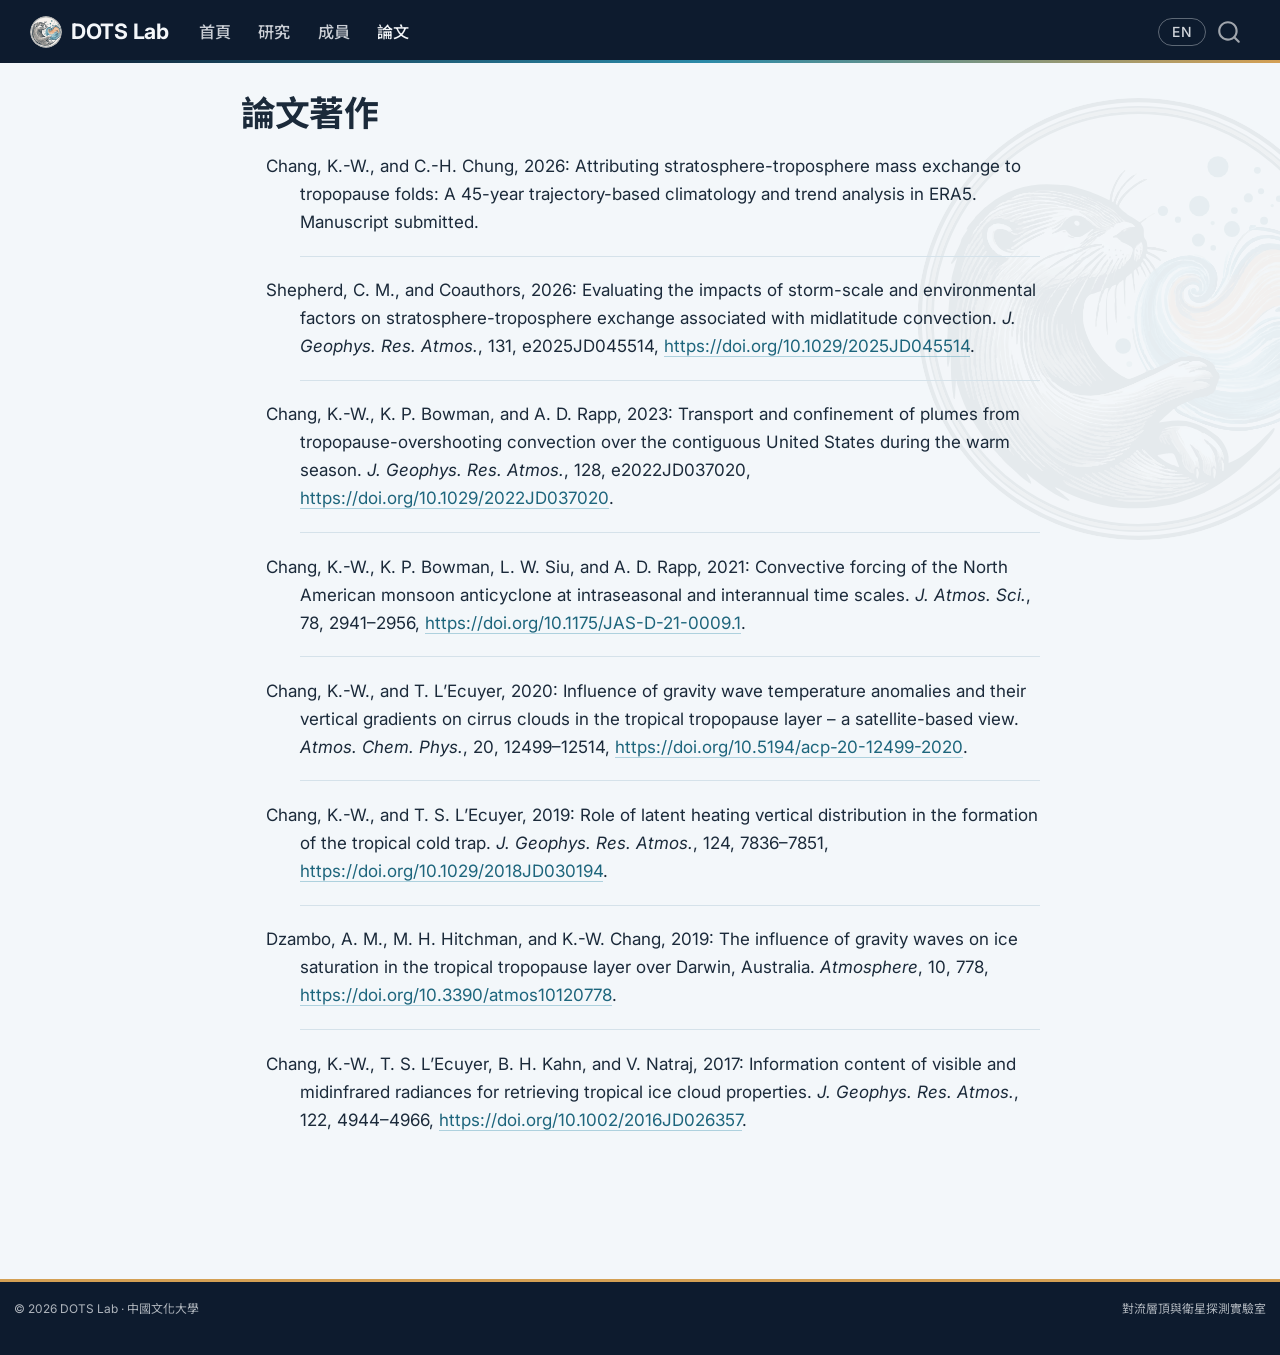
<file: publications.html>
<!DOCTYPE html>
<html xmlns="http://www.w3.org/1999/xhtml" lang="zh-Hant" xml:lang="zh-Hant"><head>

<meta charset="utf-8">
<meta name="generator" content="quarto-1.10.18">

<meta name="viewport" content="width=device-width, initial-scale=1.0, user-scalable=yes">


<title>論文著作 – DOTS Lab</title>
<style>
/* Default styles provided by pandoc.
** See https://pandoc.org/MANUAL.html#variables-for-html for config info.
*/
span.smallcaps{font-variant: small-caps;}
div.columns{display: flex; gap: 1.5em;}
div.column{flex: auto;}
@media screen {
div.columns{gap: min(4vw, 1.5em);}
div.column{overflow-x: auto;}
}
div.hanging-indent{margin-left: 1.5em; text-indent: -1.5em;}
ul.task-list{list-style: none;}
ul.task-list li input[type="checkbox"] {
  width: 0.8em;
  margin: 0 0.8em 0.2em -1em; /* quarto-specific, see https://github.com/quarto-dev/quarto-cli/issues/4556 */ 
  vertical-align: middle;
}
/* CSS for citations */
div.csl-bib-body { }
div.csl-entry {
  clear: both;
  margin-bottom: 1em;
}
.hanging-indent div.csl-entry {
  margin-left:2em;
  text-indent:-2em;
}
div.csl-left-margin {
  min-width:2em;
  float:left;
}
div.csl-right-inline {
  margin-left:2em;
  padding-left:1em;
}
div.csl-indent {
  margin-left: 2em;
}</style>


<script src="site_libs/quarto-nav/quarto-nav.js"></script>
<script src="site_libs/quarto-nav/headroom.min.js"></script>
<script src="site_libs/clipboard/clipboard.min.js"></script>
<script src="site_libs/quarto-search/autocomplete.umd.js"></script>
<script src="site_libs/quarto-search/fuse.min.js"></script>
<script src="site_libs/quarto-search/quarto-search.js"></script>
<meta name="quarto:offset" content="./">
<script src="site_libs/quarto-html/quarto.js" type="module"></script>
<script src="site_libs/quarto-html/tabsets/tabsets.js" type="module"></script>
<script src="site_libs/quarto-html/popper.min.js"></script>
<script src="site_libs/quarto-html/tippy.umd.min.js"></script>
<script src="site_libs/quarto-html/anchor.min.js"></script>
<link href="site_libs/quarto-html/tippy.css" rel="stylesheet">
<link href="site_libs/quarto-html/quarto-syntax-highlighting-64a204ab8560d761af7679ceaba22944.css" rel="stylesheet" id="quarto-text-highlighting-styles">
<script src="site_libs/bootstrap/bootstrap.min.js"></script>
<link href="site_libs/bootstrap/bootstrap-icons.css" rel="stylesheet">
<link href="site_libs/bootstrap/bootstrap-20b439b49f296047c4314450d68eb808.min.css" rel="stylesheet" append-hash="true" id="quarto-bootstrap" data-mode="light">
<script id="quarto-search-options" type="application/json">{
  "location": "navbar",
  "copy-button": false,
  "collapse-after": 3,
  "panel-placement": "end",
  "type": "overlay",
  "limit": 50,
  "keyboard-shortcut": [
    "f",
    "/",
    "s"
  ],
  "show-item-context": false,
  "language": {
    "search-no-results-text": "沒有結果",
    "search-matching-documents-text": "符合的文件",
    "search-copy-link-title": "複製搜尋連結",
    "search-hide-matches-text": "隱藏其他符合的結果",
    "search-more-match-text": "更多符合結果",
    "search-more-matches-text": "更多符合結果",
    "search-clear-button-title": "清除",
    "search-text-placeholder": "",
    "search-detached-cancel-button-title": "取消",
    "search-submit-button-title": "送出",
    "search-label": "搜尋"
  }
}</script>
<style>
  body::before,
  .hero::before,
  .navbar .navbar-brand::before {
    background-image: url("./images/logo.svg");
  }
</style>


</head>

<body class="nav-fixed fullcontent quarto-light">

<div id="quarto-search-results"></div>
  <header id="quarto-header" class="headroom fixed-top">
    <nav class="navbar navbar-expand-lg " data-bs-theme="dark">
      <div class="navbar-container container-fluid">
      <div class="navbar-brand-container mx-auto">
    <a class="navbar-brand" href="./index.html">
    <span class="navbar-title">DOTS Lab</span>
    </a>
  </div>
            <div id="quarto-search" class="" title="搜尋"></div>
          <button class="navbar-toggler" type="button" data-bs-toggle="collapse" data-bs-target="#navbarCollapse" aria-controls="navbarCollapse" role="menu" aria-expanded="false" aria-label="切換導航列" onclick="if (window.quartoToggleHeadroom) { window.quartoToggleHeadroom(); }">
  <span class="navbar-toggler-icon"></span>
</button>
          <div class="collapse navbar-collapse" id="navbarCollapse">
            <ul class="navbar-nav navbar-nav-scroll me-auto">
  <li class="nav-item">
    <a class="nav-link" href="./index.html"> 
<span class="menu-text">首頁</span></a>
  </li>  
  <li class="nav-item">
    <a class="nav-link" href="./research.html"> 
<span class="menu-text">研究</span></a>
  </li>  
  <li class="nav-item">
    <a class="nav-link" href="./people.html"> 
<span class="menu-text">成員</span></a>
  </li>  
  <li class="nav-item">
    <a class="nav-link active" href="./publications.html" aria-current="page"> 
<span class="menu-text">論文</span></a>
  </li>  
</ul>
            <ul class="navbar-nav navbar-nav-scroll ms-auto">
  <li class="nav-item">
    <a class="nav-link" href="./en/"> 
<span class="menu-text">EN</span></a>
  </li>  
</ul>
          </div> <!-- /navcollapse -->
            <div class="quarto-navbar-tools">
</div>
      </div> <!-- /container-fluid -->
    </nav>
</header>
<!-- content -->
<div id="quarto-content" class="quarto-container page-columns page-rows-contents page-layout-article page-navbar">
<!-- sidebar -->
<!-- margin-sidebar -->
    
<!-- main -->
<main class="content" id="quarto-document-content">

<header id="title-block-header" class="quarto-title-block default">
<div class="quarto-title">
<h1 class="title">論文著作</h1>
</div>



<div class="quarto-title-meta">

    
  
    
  </div>
  


</header>


<!-- 本頁自動列出 publications.bib 內的所有條目（nocite: '@*'）。
     新增論文：只需在 publications.bib 加入 BibTeX 條目，不需修改本檔。 -->
<div id="refs" class="references csl-bib-body hanging-indent" data-entry-spacing="1" role="list">
<div id="ref-chang2026attributing" class="csl-entry" role="listitem">
Chang, K.-W., and C.-H. Chung, 2026: Attributing stratosphere-troposphere mass exchange to tropopause folds: <span>A</span> 45-year trajectory-based climatology and trend analysis in ERA5. Manuscript submitted.
</div>
<div id="ref-shepherd2026evaluating" class="csl-entry" role="listitem">
<span class="nocase">Shepherd, C. M., and Coauthors</span>, 2026: Evaluating the impacts of storm-scale and environmental factors on stratosphere-troposphere exchange associated with midlatitude convection. <em>J. Geophys. Res. Atmos.</em>, 131, e2025JD045514, <a href="https://doi.org/10.1029/2025JD045514">https://doi.org/10.1029/2025JD045514</a>.
</div>
<div id="ref-chang2023transport" class="csl-entry" role="listitem">
Chang, K.-W., K. P. Bowman, and A. D. Rapp, 2023: Transport and confinement of plumes from tropopause-overshooting convection over the contiguous <span>United States</span> during the warm season. <em>J. Geophys. Res. Atmos.</em>, 128, e2022JD037020, <a href="https://doi.org/10.1029/2022JD037020">https://doi.org/10.1029/2022JD037020</a>.
</div>
<div id="ref-chang2021convective" class="csl-entry" role="listitem">
Chang, K.-W., K. P. Bowman, L. W. Siu, and A. D. Rapp, 2021: Convective forcing of the <span>North American</span> monsoon anticyclone at intraseasonal and interannual time scales. <em>J. Atmos. Sci.</em>, 78, 2941–2956, <a href="https://doi.org/10.1175/JAS-D-21-0009.1">https://doi.org/10.1175/JAS-D-21-0009.1</a>.
</div>
<div id="ref-chang2020influence" class="csl-entry" role="listitem">
Chang, K.-W., and T. L’Ecuyer, 2020: Influence of gravity wave temperature anomalies and their vertical gradients on cirrus clouds in the tropical tropopause layer – a satellite-based view. <em>Atmos. Chem. Phys.</em>, 20, 12499–12514, <a href="https://doi.org/10.5194/acp-20-12499-2020">https://doi.org/10.5194/acp-20-12499-2020</a>.
</div>
<div id="ref-chang2019role" class="csl-entry" role="listitem">
Chang, K.-W., and T. S. L’Ecuyer, 2019: Role of latent heating vertical distribution in the formation of the tropical cold trap. <em>J. Geophys. Res. Atmos.</em>, 124, 7836–7851, <a href="https://doi.org/10.1029/2018JD030194">https://doi.org/10.1029/2018JD030194</a>.
</div>
<div id="ref-dzambo2019influence" class="csl-entry" role="listitem">
Dzambo, A. M., M. H. Hitchman, and K.-W. Chang, 2019: The influence of gravity waves on ice saturation in the tropical tropopause layer over <span>Darwin</span>, <span>Australia</span>. <em>Atmosphere</em>, 10, 778, <a href="https://doi.org/10.3390/atmos10120778">https://doi.org/10.3390/atmos10120778</a>.
</div>
<div id="ref-chang2017information" class="csl-entry" role="listitem">
Chang, K.-W., T. S. L’Ecuyer, B. H. Kahn, and V. Natraj, 2017: Information content of visible and midinfrared radiances for retrieving tropical ice cloud properties. <em>J. Geophys. Res. Atmos.</em>, 122, 4944–4966, <a href="https://doi.org/10.1002/2016JD026357">https://doi.org/10.1002/2016JD026357</a>.
</div>
</div>



</main> <!-- /main -->
<script id="quarto-html-after-body" type="application/javascript">
  window.document.addEventListener("DOMContentLoaded", function (event) {
    const icon = "";
    const anchorJS = new window.AnchorJS();
    anchorJS.options = {
      placement: 'right',
      icon: icon
    };
    anchorJS.add('.anchored');
    const isCodeAnnotation = (el) => {
      for (const clz of el.classList) {
        if (clz.startsWith('code-annotation-')) {                     
          return true;
        }
      }
      return false;
    }
    const onCopySuccess = function(e) {
      // button target
      const button = e.trigger;
      // don't keep focus
      button.blur();
      // flash "checked"
      button.classList.add('code-copy-button-checked');
      var currentTitle = button.getAttribute("title");
      button.setAttribute("title", "已複製");
      let tooltip;
      if (window.bootstrap) {
        button.setAttribute("data-bs-toggle", "tooltip");
        button.setAttribute("data-bs-placement", "left");
        button.setAttribute("data-bs-title", "已複製");
        tooltip = new bootstrap.Tooltip(button, 
          { trigger: "manual", 
            customClass: "code-copy-button-tooltip",
            offset: [0, -8]});
        tooltip.show();    
      }
      setTimeout(function() {
        if (tooltip) {
          tooltip.hide();
          button.removeAttribute("data-bs-title");
          button.removeAttribute("data-bs-toggle");
          button.removeAttribute("data-bs-placement");
        }
        button.setAttribute("title", currentTitle);
        button.classList.remove('code-copy-button-checked');
      }, 1000);
      // clear code selection
      e.clearSelection();
    }
    const getTextToCopy = function(trigger) {
      const outerScaffold = trigger.parentElement.cloneNode(true);
      const codeEl = outerScaffold.querySelector('code');
      for (const childEl of codeEl.children) {
        if (isCodeAnnotation(childEl)) {
          childEl.remove();
        }
      }
      return codeEl.innerText;
    }
    const clipboard = new window.ClipboardJS('.code-copy-button:not([data-in-quarto-modal])', {
      text: getTextToCopy
    });
    clipboard.on('success', onCopySuccess);
    if (window.document.getElementById('quarto-embedded-source-code-modal')) {
      const clipboardModal = new window.ClipboardJS('.code-copy-button[data-in-quarto-modal]', {
        text: getTextToCopy,
        container: window.document.getElementById('quarto-embedded-source-code-modal')
      });
      clipboardModal.on('success', onCopySuccess);
    }
      var localhostRegex = new RegExp(/^(?:http|https):\/\/localhost\:?[0-9]*\//);
      var mailtoRegex = new RegExp(/^mailto:/);
        var filterRegex = new RegExp("https:\/\/dotsresearch\.github\.io");
      var isInternal = (href) => {
          return filterRegex.test(href) || localhostRegex.test(href) || mailtoRegex.test(href);
      }
      // Inspect non-navigation links and adorn them if external
     var links = window.document.querySelectorAll('a[href]:not(.nav-link):not(.navbar-brand):not(.toc-action):not(.sidebar-link):not(.sidebar-item-toggle):not(.pagination-link):not(.no-external):not([aria-hidden]):not(.dropdown-item):not(.quarto-navigation-tool):not(.about-link)');
      for (var i=0; i<links.length; i++) {
        const link = links[i];
        if (!isInternal(link.href)) {
          // undo the damage that might have been done by quarto-nav.js in the case of
          // links that we want to consider external
          if (link.dataset.originalHref !== undefined) {
            link.href = link.dataset.originalHref;
          }
        }
      }
    function tippyHover(el, contentFn, onTriggerFn, onUntriggerFn) {
      const config = {
        allowHTML: true,
        maxWidth: 500,
        delay: 100,
        arrow: false,
        appendTo: function(el) {
            return el.parentElement;
        },
        interactive: true,
        interactiveBorder: 10,
        theme: 'quarto',
        placement: 'bottom-start',
      };
      if (contentFn) {
        config.content = contentFn;
      }
      if (onTriggerFn) {
        config.onTrigger = onTriggerFn;
      }
      if (onUntriggerFn) {
        config.onUntrigger = onUntriggerFn;
      }
      window.tippy(el, config); 
    }
    const noterefs = window.document.querySelectorAll('a[role="doc-noteref"]');
    for (var i=0; i<noterefs.length; i++) {
      const ref = noterefs[i];
      tippyHover(ref, function() {
        // use id or data attribute instead here
        let href = ref.getAttribute('data-footnote-href') || ref.getAttribute('href');
        try { href = new URL(href).hash; } catch {}
        const id = href.replace(/^#\/?/, "");
        const note = window.document.getElementById(id);
        if (note) {
          return note.innerHTML;
        } else {
          return "";
        }
      });
    }
    const xrefs = window.document.querySelectorAll('a.quarto-xref');
    const processXRef = (id, note) => {
      // Strip column container classes
      const stripColumnClz = (el) => {
        el.classList.remove("page-full", "page-columns");
        if (el.children) {
          for (const child of el.children) {
            stripColumnClz(child);
          }
        }
      }
      stripColumnClz(note)
      if (id === null || id.startsWith('sec-')) {
        // Special case sections, only their first couple elements
        const container = document.createElement("div");
        if (note.children && note.children.length > 2) {
          container.appendChild(note.children[0].cloneNode(true));
          for (let i = 1; i < note.children.length; i++) {
            const child = note.children[i];
            if (child.tagName === "P" && child.innerText === "") {
              continue;
            } else {
              container.appendChild(child.cloneNode(true));
              break;
            }
          }
          if (window.Quarto?.typesetMath) {
            window.Quarto.typesetMath(container);
          }
          return container.innerHTML
        } else {
          if (window.Quarto?.typesetMath) {
            window.Quarto.typesetMath(note);
          }
          return note.innerHTML;
        }
      } else {
        // Remove any anchor links if they are present
        const anchorLink = note.querySelector('a.anchorjs-link');
        if (anchorLink) {
          anchorLink.remove();
        }
        if (window.Quarto?.typesetMath) {
          window.Quarto.typesetMath(note);
        }
        if (note.classList.contains("callout")) {
          return note.outerHTML;
        } else {
          return note.innerHTML;
        }
      }
    }
    for (var i=0; i<xrefs.length; i++) {
      const xref = xrefs[i];
      tippyHover(xref, undefined, function(instance) {
        instance.disable();
        let url = xref.getAttribute('href');
        let hash = undefined; 
        if (url.startsWith('#')) {
          hash = url;
        } else {
          try { hash = new URL(url).hash; } catch {}
        }
        if (hash) {
          const id = hash.replace(/^#\/?/, "");
          const note = window.document.getElementById(id);
          if (note !== null) {
            try {
              const html = processXRef(id, note.cloneNode(true));
              instance.setContent(html);
            } finally {
              instance.enable();
              instance.show();
            }
          } else {
            // See if we can fetch this
            fetch(url.split('#')[0])
            .then(res => res.text())
            .then(html => {
              const parser = new DOMParser();
              const htmlDoc = parser.parseFromString(html, "text/html");
              const note = htmlDoc.getElementById(id);
              if (note !== null) {
                const html = processXRef(id, note);
                instance.setContent(html);
              } 
            }).finally(() => {
              instance.enable();
              instance.show();
            });
          }
        } else {
          // See if we can fetch a full url (with no hash to target)
          // This is a special case and we should probably do some content thinning / targeting
          fetch(url)
          .then(res => res.text())
          .then(html => {
            const parser = new DOMParser();
            const htmlDoc = parser.parseFromString(html, "text/html");
            const note = htmlDoc.querySelector('main.content');
            if (note !== null) {
              // This should only happen for chapter cross references
              // (since there is no id in the URL)
              // remove the first header
              if (note.children.length > 0 && note.children[0].tagName === "HEADER") {
                note.children[0].remove();
              }
              const html = processXRef(null, note);
              instance.setContent(html);
            } 
          }).finally(() => {
            instance.enable();
            instance.show();
          });
        }
      }, function(instance) {
      });
    }
        let selectedAnnoteEl;
        const selectorForAnnotation = ( cell, annotation) => {
          let cellAttr = 'data-code-cell="' + cell + '"';
          let lineAttr = 'data-code-annotation="' +  annotation + '"';
          const selector = 'span[' + cellAttr + '][' + lineAttr + ']';
          return selector;
        }
        const selectCodeLines = (annoteEl) => {
          const doc = window.document;
          const targetCell = annoteEl.getAttribute("data-target-cell");
          const targetAnnotation = annoteEl.getAttribute("data-target-annotation");
          const annoteSpan = window.document.querySelector(selectorForAnnotation(targetCell, targetAnnotation));
          const lines = annoteSpan.getAttribute("data-code-lines").split(",");
          const lineIds = lines.map((line) => {
            return targetCell + "-" + line;
          })
          let top = null;
          let height = null;
          let parent = null;
          if (lineIds.length > 0) {
              //compute the position of the single el (top and bottom and make a div)
              const el = window.document.getElementById(lineIds[0]);
              top = el.offsetTop;
              height = el.offsetHeight;
              parent = el.parentElement.parentElement;
            if (lineIds.length > 1) {
              const lastEl = window.document.getElementById(lineIds[lineIds.length - 1]);
              const bottom = lastEl.offsetTop + lastEl.offsetHeight;
              height = bottom - top;
            }
            if (top !== null && height !== null && parent !== null) {
              // cook up a div (if necessary) and position it 
              let div = window.document.getElementById("code-annotation-line-highlight");
              if (div === null) {
                div = window.document.createElement("div");
                div.setAttribute("id", "code-annotation-line-highlight");
                div.style.position = 'absolute';
                parent.appendChild(div);
              }
              div.style.top = top - 2 + "px";
              div.style.height = height + 4 + "px";
              div.style.left = 0;
              let gutterDiv = window.document.getElementById("code-annotation-line-highlight-gutter");
              if (gutterDiv === null) {
                gutterDiv = window.document.createElement("div");
                gutterDiv.setAttribute("id", "code-annotation-line-highlight-gutter");
                gutterDiv.style.position = 'absolute';
                const codeCell = window.document.getElementById(targetCell);
                const gutter = codeCell.querySelector('.code-annotation-gutter');
                gutter.appendChild(gutterDiv);
              }
              gutterDiv.style.top = top - 2 + "px";
              gutterDiv.style.height = height + 4 + "px";
            }
            selectedAnnoteEl = annoteEl;
          }
        };
        const unselectCodeLines = () => {
          const elementsIds = ["code-annotation-line-highlight", "code-annotation-line-highlight-gutter"];
          elementsIds.forEach((elId) => {
            const div = window.document.getElementById(elId);
            if (div) {
              div.remove();
            }
          });
          selectedAnnoteEl = undefined;
        };
          // Handle positioning of the toggle
      window.addEventListener(
        "resize",
        throttle(() => {
          elRect = undefined;
          if (selectedAnnoteEl) {
            selectCodeLines(selectedAnnoteEl);
          }
        }, 10)
      );
      function throttle(fn, ms) {
      let throttle = false;
      let timer;
        return (...args) => {
          if(!throttle) { // first call gets through
              fn.apply(this, args);
              throttle = true;
          } else { // all the others get throttled
              if(timer) clearTimeout(timer); // cancel #2
              timer = setTimeout(() => {
                fn.apply(this, args);
                timer = throttle = false;
              }, ms);
          }
        };
      }
        // Attach click handler to the DT
        const annoteDls = window.document.querySelectorAll('dt[data-target-cell]');
        for (const annoteDlNode of annoteDls) {
          annoteDlNode.addEventListener('click', (event) => {
            const clickedEl = event.target;
            if (clickedEl !== selectedAnnoteEl) {
              unselectCodeLines();
              const activeEl = window.document.querySelector('dt[data-target-cell].code-annotation-active');
              if (activeEl) {
                activeEl.classList.remove('code-annotation-active');
              }
              selectCodeLines(clickedEl);
              clickedEl.classList.add('code-annotation-active');
            } else {
              // Unselect the line
              unselectCodeLines();
              clickedEl.classList.remove('code-annotation-active');
            }
          });
        }
    const findCites = (el) => {
      const parentEl = el.parentElement;
      if (parentEl) {
        const cites = parentEl.dataset.cites;
        if (cites) {
          return {
            el,
            cites: cites.split(' ')
          };
        } else {
          return findCites(el.parentElement)
        }
      } else {
        return undefined;
      }
    };
    var bibliorefs = window.document.querySelectorAll('a[role="doc-biblioref"]');
    for (var i=0; i<bibliorefs.length; i++) {
      const ref = bibliorefs[i];
      const citeInfo = findCites(ref);
      if (citeInfo) {
        tippyHover(citeInfo.el, function() {
          var popup = window.document.createElement('div');
          citeInfo.cites.forEach(function(cite) {
            var citeDiv = window.document.createElement('div');
            citeDiv.classList.add('hanging-indent');
            citeDiv.classList.add('csl-entry');
            var biblioDiv = window.document.getElementById('ref-' + cite);
            if (biblioDiv) {
              citeDiv.innerHTML = biblioDiv.innerHTML;
            }
            popup.appendChild(citeDiv);
          });
          return popup.innerHTML;
        });
      }
    }
  });
  </script>
</div> <!-- /content -->
<footer class="footer">
  <div class="nav-footer">
    <div class="nav-footer-left">
<p>© 2026 DOTS Lab · 中國文化大學</p>
</div>   
    <div class="nav-footer-center">
      &nbsp;
    </div>
    <div class="nav-footer-right">
<p>對流層頂與衛星探測實驗室</p>
</div>
  </div>
</footer>




</body></html>
</file>
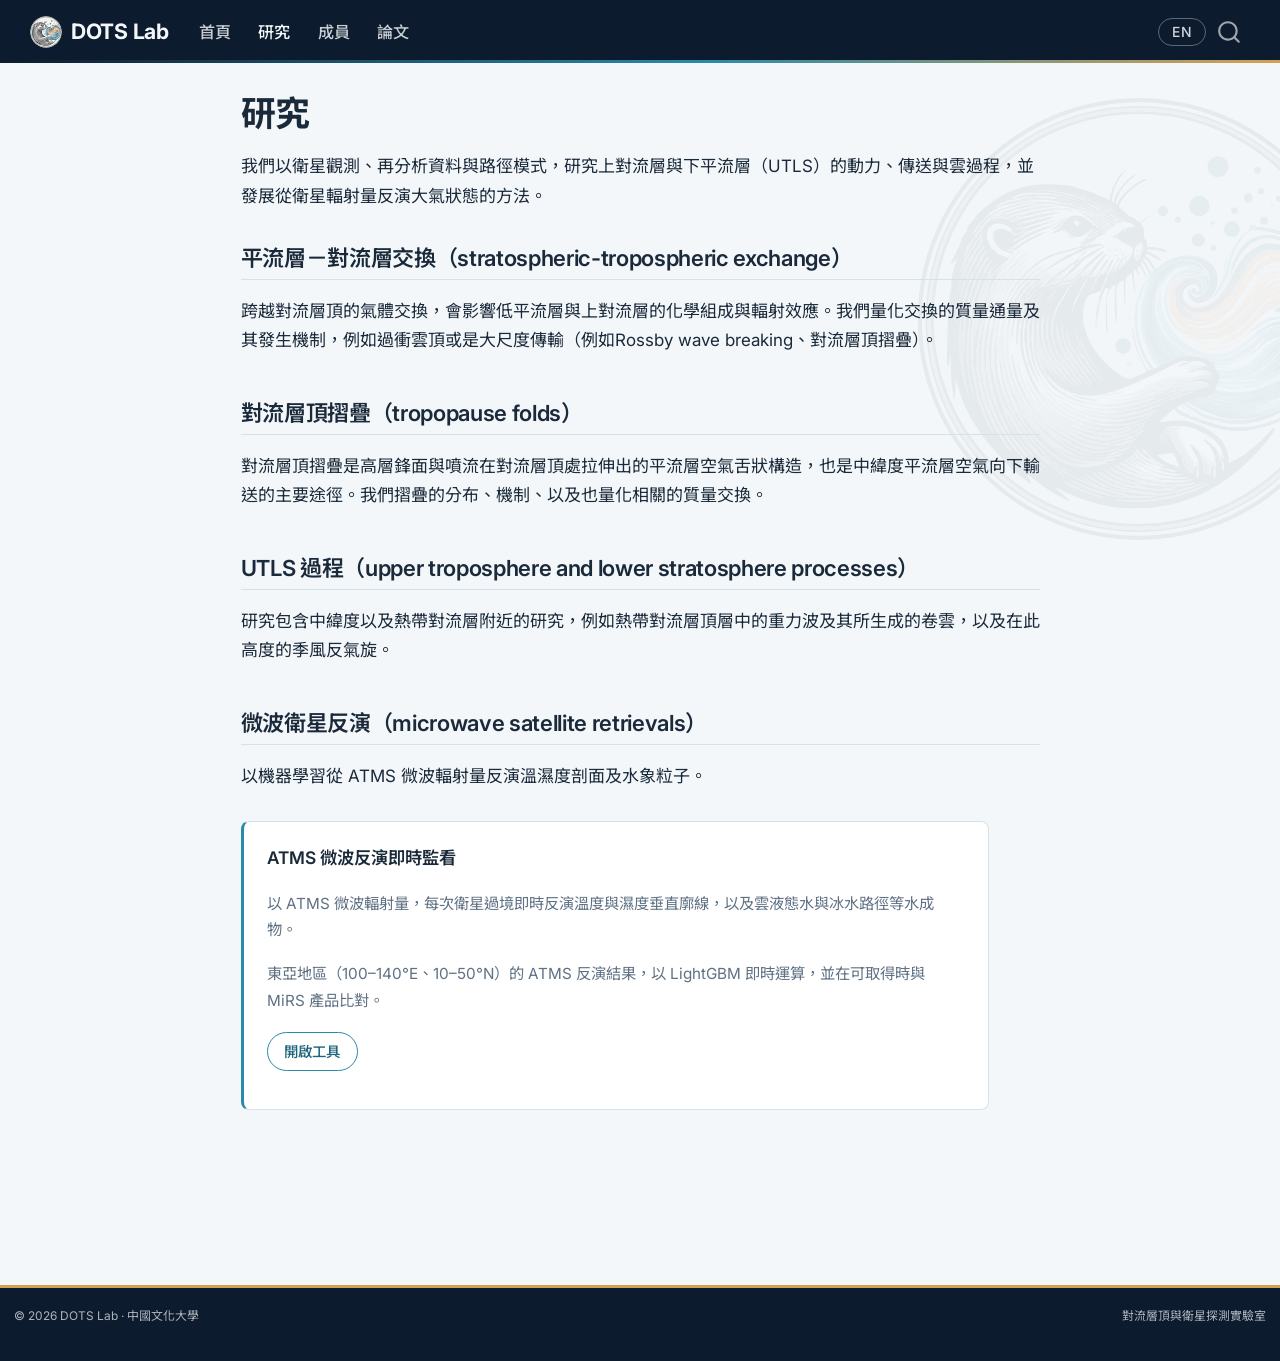
<file: research.html>
<!DOCTYPE html>
<html xmlns="http://www.w3.org/1999/xhtml" lang="zh-Hant" xml:lang="zh-Hant"><head>

<meta charset="utf-8">
<meta name="generator" content="quarto-1.10.18">

<meta name="viewport" content="width=device-width, initial-scale=1.0, user-scalable=yes">


<title>研究 – DOTS Lab</title>
<style>
/* Default styles provided by pandoc.
** See https://pandoc.org/MANUAL.html#variables-for-html for config info.
*/
span.smallcaps{font-variant: small-caps;}
div.columns{display: flex; gap: 1.5em;}
div.column{flex: auto;}
@media screen {
div.columns{gap: min(4vw, 1.5em);}
div.column{overflow-x: auto;}
}
div.hanging-indent{margin-left: 1.5em; text-indent: -1.5em;}
ul.task-list{list-style: none;}
ul.task-list li input[type="checkbox"] {
  width: 0.8em;
  margin: 0 0.8em 0.2em -1em; /* quarto-specific, see https://github.com/quarto-dev/quarto-cli/issues/4556 */ 
  vertical-align: middle;
}
</style>


<script src="site_libs/quarto-nav/quarto-nav.js"></script>
<script src="site_libs/quarto-nav/headroom.min.js"></script>
<script src="site_libs/clipboard/clipboard.min.js"></script>
<script src="site_libs/quarto-search/autocomplete.umd.js"></script>
<script src="site_libs/quarto-search/fuse.min.js"></script>
<script src="site_libs/quarto-search/quarto-search.js"></script>
<meta name="quarto:offset" content="./">
<script src="site_libs/quarto-html/quarto.js" type="module"></script>
<script src="site_libs/quarto-html/tabsets/tabsets.js" type="module"></script>
<script src="site_libs/quarto-html/popper.min.js"></script>
<script src="site_libs/quarto-html/tippy.umd.min.js"></script>
<script src="site_libs/quarto-html/anchor.min.js"></script>
<link href="site_libs/quarto-html/tippy.css" rel="stylesheet">
<link href="site_libs/quarto-html/quarto-syntax-highlighting-64a204ab8560d761af7679ceaba22944.css" rel="stylesheet" id="quarto-text-highlighting-styles">
<script src="site_libs/bootstrap/bootstrap.min.js"></script>
<link href="site_libs/bootstrap/bootstrap-icons.css" rel="stylesheet">
<link href="site_libs/bootstrap/bootstrap-20b439b49f296047c4314450d68eb808.min.css" rel="stylesheet" append-hash="true" id="quarto-bootstrap" data-mode="light">
<script id="quarto-search-options" type="application/json">{
  "location": "navbar",
  "copy-button": false,
  "collapse-after": 3,
  "panel-placement": "end",
  "type": "overlay",
  "limit": 50,
  "keyboard-shortcut": [
    "f",
    "/",
    "s"
  ],
  "show-item-context": false,
  "language": {
    "search-no-results-text": "沒有結果",
    "search-matching-documents-text": "符合的文件",
    "search-copy-link-title": "複製搜尋連結",
    "search-hide-matches-text": "隱藏其他符合的結果",
    "search-more-match-text": "更多符合結果",
    "search-more-matches-text": "更多符合結果",
    "search-clear-button-title": "清除",
    "search-text-placeholder": "",
    "search-detached-cancel-button-title": "取消",
    "search-submit-button-title": "送出",
    "search-label": "搜尋"
  }
}</script>
<style>
  body::before,
  .hero::before,
  .navbar .navbar-brand::before {
    background-image: url("./images/logo.svg");
  }
</style>


</head>

<body class="nav-fixed fullcontent quarto-light">

<div id="quarto-search-results"></div>
  <header id="quarto-header" class="headroom fixed-top">
    <nav class="navbar navbar-expand-lg " data-bs-theme="dark">
      <div class="navbar-container container-fluid">
      <div class="navbar-brand-container mx-auto">
    <a class="navbar-brand" href="./index.html">
    <span class="navbar-title">DOTS Lab</span>
    </a>
  </div>
            <div id="quarto-search" class="" title="搜尋"></div>
          <button class="navbar-toggler" type="button" data-bs-toggle="collapse" data-bs-target="#navbarCollapse" aria-controls="navbarCollapse" role="menu" aria-expanded="false" aria-label="切換導航列" onclick="if (window.quartoToggleHeadroom) { window.quartoToggleHeadroom(); }">
  <span class="navbar-toggler-icon"></span>
</button>
          <div class="collapse navbar-collapse" id="navbarCollapse">
            <ul class="navbar-nav navbar-nav-scroll me-auto">
  <li class="nav-item">
    <a class="nav-link" href="./index.html"> 
<span class="menu-text">首頁</span></a>
  </li>  
  <li class="nav-item">
    <a class="nav-link active" href="./research.html" aria-current="page"> 
<span class="menu-text">研究</span></a>
  </li>  
  <li class="nav-item">
    <a class="nav-link" href="./people.html"> 
<span class="menu-text">成員</span></a>
  </li>  
  <li class="nav-item">
    <a class="nav-link" href="./publications.html"> 
<span class="menu-text">論文</span></a>
  </li>  
</ul>
            <ul class="navbar-nav navbar-nav-scroll ms-auto">
  <li class="nav-item">
    <a class="nav-link" href="./en/"> 
<span class="menu-text">EN</span></a>
  </li>  
</ul>
          </div> <!-- /navcollapse -->
            <div class="quarto-navbar-tools">
</div>
      </div> <!-- /container-fluid -->
    </nav>
</header>
<!-- content -->
<div id="quarto-content" class="quarto-container page-columns page-rows-contents page-layout-article page-navbar">
<!-- sidebar -->
<!-- margin-sidebar -->
    
<!-- main -->
<main class="content" id="quarto-document-content">

<header id="title-block-header" class="quarto-title-block default">
<div class="quarto-title">
<h1 class="title">研究</h1>
</div>



<div class="quarto-title-meta">

    
  
    
  </div>
  


</header>


<p>我們以衛星觀測、再分析資料與路徑模式，研究上對流層與下平流層（UTLS）的動力、傳送與雲過程，並發展從衛星輻射量反演大氣狀態的方法。</p>
<section id="平流層對流層交換stratospheric-tropospheric-exchange" class="level2">
<h2 class="anchored" data-anchor-id="平流層對流層交換stratospheric-tropospheric-exchange">平流層－對流層交換（stratospheric-tropospheric exchange）</h2>
<p>跨越對流層頂的氣體交換，會影響低平流層與上對流層的化學組成與輻射效應。我們量化交換的質量通量及其發生機制，例如過衝雲頂或是大尺度傳輸（例如Rossby wave breaking、對流層頂摺疊）。</p>
</section>
<section id="對流層頂摺疊tropopause-folds" class="level2">
<h2 class="anchored" data-anchor-id="對流層頂摺疊tropopause-folds">對流層頂摺疊（tropopause folds）</h2>
<p>對流層頂摺疊是高層鋒面與噴流在對流層頂處拉伸出的平流層空氣舌狀構造，也是中緯度平流層空氣向下輸送的主要途徑。我們摺疊的分布、機制、以及也量化相關的質量交換。</p>
</section>
<section id="utls-過程upper-troposphere-and-lower-stratosphere-processes" class="level2">
<h2 class="anchored" data-anchor-id="utls-過程upper-troposphere-and-lower-stratosphere-processes">UTLS 過程（upper troposphere and lower stratosphere processes）</h2>
<p>研究包含中緯度以及熱帶對流層附近的研究，例如熱帶對流層頂層中的重力波及其所生成的卷雲，以及在此高度的季風反氣旋。</p>
</section>
<section id="微波衛星反演microwave-satellite-retrievals" class="level2">
<h2 class="anchored" data-anchor-id="微波衛星反演microwave-satellite-retrievals">微波衛星反演（microwave satellite retrievals）</h2>
<p>以機器學習從 ATMS 微波輻射量反演溫濕度剖面及水象粒子。</p>
<!-- 線上工具卡片。擷取畫面請放入 images/tools/，並將下方 <a><img> 那一行
     取消註解。網址若改為正式網域，這裡與 _en/research.qmd 各改一處即可。 -->
<div class="tool-card">
<!-- 擷取畫面就緒後取消註解：<a href="https://140.137.32.73:8050/" target="_blank" rel="noopener"><img src="/images/tools/atms-retrievals.png" class="tool-shot" alt="ATMS 微波反演即時監看介面"></a> -->
<div class="tool-name">
<p>ATMS 微波反演即時監看</p>
</div>
<div class="tool-desc">
<p>以 ATMS 微波輻射量，每次衛星過境即時反演溫度與濕度垂直廓線，以及雲液態水與冰水路徑等水成物。</p>
<p>東亞地區（100–140°E、10–50°N）的 ATMS 反演結果，以 LightGBM 即時運算，並在可取得時與 MiRS 產品比對。</p>
</div>
<p><a href="https://140.137.32.73:8050/" class="tool-link" target="_blank" rel="noopener">開啟工具</a></p>
</div>


</section>

</main> <!-- /main -->
<script id="quarto-html-after-body" type="application/javascript">
  window.document.addEventListener("DOMContentLoaded", function (event) {
    const icon = "";
    const anchorJS = new window.AnchorJS();
    anchorJS.options = {
      placement: 'right',
      icon: icon
    };
    anchorJS.add('.anchored');
    const isCodeAnnotation = (el) => {
      for (const clz of el.classList) {
        if (clz.startsWith('code-annotation-')) {                     
          return true;
        }
      }
      return false;
    }
    const onCopySuccess = function(e) {
      // button target
      const button = e.trigger;
      // don't keep focus
      button.blur();
      // flash "checked"
      button.classList.add('code-copy-button-checked');
      var currentTitle = button.getAttribute("title");
      button.setAttribute("title", "已複製");
      let tooltip;
      if (window.bootstrap) {
        button.setAttribute("data-bs-toggle", "tooltip");
        button.setAttribute("data-bs-placement", "left");
        button.setAttribute("data-bs-title", "已複製");
        tooltip = new bootstrap.Tooltip(button, 
          { trigger: "manual", 
            customClass: "code-copy-button-tooltip",
            offset: [0, -8]});
        tooltip.show();    
      }
      setTimeout(function() {
        if (tooltip) {
          tooltip.hide();
          button.removeAttribute("data-bs-title");
          button.removeAttribute("data-bs-toggle");
          button.removeAttribute("data-bs-placement");
        }
        button.setAttribute("title", currentTitle);
        button.classList.remove('code-copy-button-checked');
      }, 1000);
      // clear code selection
      e.clearSelection();
    }
    const getTextToCopy = function(trigger) {
      const outerScaffold = trigger.parentElement.cloneNode(true);
      const codeEl = outerScaffold.querySelector('code');
      for (const childEl of codeEl.children) {
        if (isCodeAnnotation(childEl)) {
          childEl.remove();
        }
      }
      return codeEl.innerText;
    }
    const clipboard = new window.ClipboardJS('.code-copy-button:not([data-in-quarto-modal])', {
      text: getTextToCopy
    });
    clipboard.on('success', onCopySuccess);
    if (window.document.getElementById('quarto-embedded-source-code-modal')) {
      const clipboardModal = new window.ClipboardJS('.code-copy-button[data-in-quarto-modal]', {
        text: getTextToCopy,
        container: window.document.getElementById('quarto-embedded-source-code-modal')
      });
      clipboardModal.on('success', onCopySuccess);
    }
      var localhostRegex = new RegExp(/^(?:http|https):\/\/localhost\:?[0-9]*\//);
      var mailtoRegex = new RegExp(/^mailto:/);
        var filterRegex = new RegExp("https:\/\/dotsresearch\.github\.io");
      var isInternal = (href) => {
          return filterRegex.test(href) || localhostRegex.test(href) || mailtoRegex.test(href);
      }
      // Inspect non-navigation links and adorn them if external
     var links = window.document.querySelectorAll('a[href]:not(.nav-link):not(.navbar-brand):not(.toc-action):not(.sidebar-link):not(.sidebar-item-toggle):not(.pagination-link):not(.no-external):not([aria-hidden]):not(.dropdown-item):not(.quarto-navigation-tool):not(.about-link)');
      for (var i=0; i<links.length; i++) {
        const link = links[i];
        if (!isInternal(link.href)) {
          // undo the damage that might have been done by quarto-nav.js in the case of
          // links that we want to consider external
          if (link.dataset.originalHref !== undefined) {
            link.href = link.dataset.originalHref;
          }
        }
      }
    function tippyHover(el, contentFn, onTriggerFn, onUntriggerFn) {
      const config = {
        allowHTML: true,
        maxWidth: 500,
        delay: 100,
        arrow: false,
        appendTo: function(el) {
            return el.parentElement;
        },
        interactive: true,
        interactiveBorder: 10,
        theme: 'quarto',
        placement: 'bottom-start',
      };
      if (contentFn) {
        config.content = contentFn;
      }
      if (onTriggerFn) {
        config.onTrigger = onTriggerFn;
      }
      if (onUntriggerFn) {
        config.onUntrigger = onUntriggerFn;
      }
      window.tippy(el, config); 
    }
    const noterefs = window.document.querySelectorAll('a[role="doc-noteref"]');
    for (var i=0; i<noterefs.length; i++) {
      const ref = noterefs[i];
      tippyHover(ref, function() {
        // use id or data attribute instead here
        let href = ref.getAttribute('data-footnote-href') || ref.getAttribute('href');
        try { href = new URL(href).hash; } catch {}
        const id = href.replace(/^#\/?/, "");
        const note = window.document.getElementById(id);
        if (note) {
          return note.innerHTML;
        } else {
          return "";
        }
      });
    }
    const xrefs = window.document.querySelectorAll('a.quarto-xref');
    const processXRef = (id, note) => {
      // Strip column container classes
      const stripColumnClz = (el) => {
        el.classList.remove("page-full", "page-columns");
        if (el.children) {
          for (const child of el.children) {
            stripColumnClz(child);
          }
        }
      }
      stripColumnClz(note)
      if (id === null || id.startsWith('sec-')) {
        // Special case sections, only their first couple elements
        const container = document.createElement("div");
        if (note.children && note.children.length > 2) {
          container.appendChild(note.children[0].cloneNode(true));
          for (let i = 1; i < note.children.length; i++) {
            const child = note.children[i];
            if (child.tagName === "P" && child.innerText === "") {
              continue;
            } else {
              container.appendChild(child.cloneNode(true));
              break;
            }
          }
          if (window.Quarto?.typesetMath) {
            window.Quarto.typesetMath(container);
          }
          return container.innerHTML
        } else {
          if (window.Quarto?.typesetMath) {
            window.Quarto.typesetMath(note);
          }
          return note.innerHTML;
        }
      } else {
        // Remove any anchor links if they are present
        const anchorLink = note.querySelector('a.anchorjs-link');
        if (anchorLink) {
          anchorLink.remove();
        }
        if (window.Quarto?.typesetMath) {
          window.Quarto.typesetMath(note);
        }
        if (note.classList.contains("callout")) {
          return note.outerHTML;
        } else {
          return note.innerHTML;
        }
      }
    }
    for (var i=0; i<xrefs.length; i++) {
      const xref = xrefs[i];
      tippyHover(xref, undefined, function(instance) {
        instance.disable();
        let url = xref.getAttribute('href');
        let hash = undefined; 
        if (url.startsWith('#')) {
          hash = url;
        } else {
          try { hash = new URL(url).hash; } catch {}
        }
        if (hash) {
          const id = hash.replace(/^#\/?/, "");
          const note = window.document.getElementById(id);
          if (note !== null) {
            try {
              const html = processXRef(id, note.cloneNode(true));
              instance.setContent(html);
            } finally {
              instance.enable();
              instance.show();
            }
          } else {
            // See if we can fetch this
            fetch(url.split('#')[0])
            .then(res => res.text())
            .then(html => {
              const parser = new DOMParser();
              const htmlDoc = parser.parseFromString(html, "text/html");
              const note = htmlDoc.getElementById(id);
              if (note !== null) {
                const html = processXRef(id, note);
                instance.setContent(html);
              } 
            }).finally(() => {
              instance.enable();
              instance.show();
            });
          }
        } else {
          // See if we can fetch a full url (with no hash to target)
          // This is a special case and we should probably do some content thinning / targeting
          fetch(url)
          .then(res => res.text())
          .then(html => {
            const parser = new DOMParser();
            const htmlDoc = parser.parseFromString(html, "text/html");
            const note = htmlDoc.querySelector('main.content');
            if (note !== null) {
              // This should only happen for chapter cross references
              // (since there is no id in the URL)
              // remove the first header
              if (note.children.length > 0 && note.children[0].tagName === "HEADER") {
                note.children[0].remove();
              }
              const html = processXRef(null, note);
              instance.setContent(html);
            } 
          }).finally(() => {
            instance.enable();
            instance.show();
          });
        }
      }, function(instance) {
      });
    }
        let selectedAnnoteEl;
        const selectorForAnnotation = ( cell, annotation) => {
          let cellAttr = 'data-code-cell="' + cell + '"';
          let lineAttr = 'data-code-annotation="' +  annotation + '"';
          const selector = 'span[' + cellAttr + '][' + lineAttr + ']';
          return selector;
        }
        const selectCodeLines = (annoteEl) => {
          const doc = window.document;
          const targetCell = annoteEl.getAttribute("data-target-cell");
          const targetAnnotation = annoteEl.getAttribute("data-target-annotation");
          const annoteSpan = window.document.querySelector(selectorForAnnotation(targetCell, targetAnnotation));
          const lines = annoteSpan.getAttribute("data-code-lines").split(",");
          const lineIds = lines.map((line) => {
            return targetCell + "-" + line;
          })
          let top = null;
          let height = null;
          let parent = null;
          if (lineIds.length > 0) {
              //compute the position of the single el (top and bottom and make a div)
              const el = window.document.getElementById(lineIds[0]);
              top = el.offsetTop;
              height = el.offsetHeight;
              parent = el.parentElement.parentElement;
            if (lineIds.length > 1) {
              const lastEl = window.document.getElementById(lineIds[lineIds.length - 1]);
              const bottom = lastEl.offsetTop + lastEl.offsetHeight;
              height = bottom - top;
            }
            if (top !== null && height !== null && parent !== null) {
              // cook up a div (if necessary) and position it 
              let div = window.document.getElementById("code-annotation-line-highlight");
              if (div === null) {
                div = window.document.createElement("div");
                div.setAttribute("id", "code-annotation-line-highlight");
                div.style.position = 'absolute';
                parent.appendChild(div);
              }
              div.style.top = top - 2 + "px";
              div.style.height = height + 4 + "px";
              div.style.left = 0;
              let gutterDiv = window.document.getElementById("code-annotation-line-highlight-gutter");
              if (gutterDiv === null) {
                gutterDiv = window.document.createElement("div");
                gutterDiv.setAttribute("id", "code-annotation-line-highlight-gutter");
                gutterDiv.style.position = 'absolute';
                const codeCell = window.document.getElementById(targetCell);
                const gutter = codeCell.querySelector('.code-annotation-gutter');
                gutter.appendChild(gutterDiv);
              }
              gutterDiv.style.top = top - 2 + "px";
              gutterDiv.style.height = height + 4 + "px";
            }
            selectedAnnoteEl = annoteEl;
          }
        };
        const unselectCodeLines = () => {
          const elementsIds = ["code-annotation-line-highlight", "code-annotation-line-highlight-gutter"];
          elementsIds.forEach((elId) => {
            const div = window.document.getElementById(elId);
            if (div) {
              div.remove();
            }
          });
          selectedAnnoteEl = undefined;
        };
          // Handle positioning of the toggle
      window.addEventListener(
        "resize",
        throttle(() => {
          elRect = undefined;
          if (selectedAnnoteEl) {
            selectCodeLines(selectedAnnoteEl);
          }
        }, 10)
      );
      function throttle(fn, ms) {
      let throttle = false;
      let timer;
        return (...args) => {
          if(!throttle) { // first call gets through
              fn.apply(this, args);
              throttle = true;
          } else { // all the others get throttled
              if(timer) clearTimeout(timer); // cancel #2
              timer = setTimeout(() => {
                fn.apply(this, args);
                timer = throttle = false;
              }, ms);
          }
        };
      }
        // Attach click handler to the DT
        const annoteDls = window.document.querySelectorAll('dt[data-target-cell]');
        for (const annoteDlNode of annoteDls) {
          annoteDlNode.addEventListener('click', (event) => {
            const clickedEl = event.target;
            if (clickedEl !== selectedAnnoteEl) {
              unselectCodeLines();
              const activeEl = window.document.querySelector('dt[data-target-cell].code-annotation-active');
              if (activeEl) {
                activeEl.classList.remove('code-annotation-active');
              }
              selectCodeLines(clickedEl);
              clickedEl.classList.add('code-annotation-active');
            } else {
              // Unselect the line
              unselectCodeLines();
              clickedEl.classList.remove('code-annotation-active');
            }
          });
        }
    const findCites = (el) => {
      const parentEl = el.parentElement;
      if (parentEl) {
        const cites = parentEl.dataset.cites;
        if (cites) {
          return {
            el,
            cites: cites.split(' ')
          };
        } else {
          return findCites(el.parentElement)
        }
      } else {
        return undefined;
      }
    };
    var bibliorefs = window.document.querySelectorAll('a[role="doc-biblioref"]');
    for (var i=0; i<bibliorefs.length; i++) {
      const ref = bibliorefs[i];
      const citeInfo = findCites(ref);
      if (citeInfo) {
        tippyHover(citeInfo.el, function() {
          var popup = window.document.createElement('div');
          citeInfo.cites.forEach(function(cite) {
            var citeDiv = window.document.createElement('div');
            citeDiv.classList.add('hanging-indent');
            citeDiv.classList.add('csl-entry');
            var biblioDiv = window.document.getElementById('ref-' + cite);
            if (biblioDiv) {
              citeDiv.innerHTML = biblioDiv.innerHTML;
            }
            popup.appendChild(citeDiv);
          });
          return popup.innerHTML;
        });
      }
    }
  });
  </script>
</div> <!-- /content -->
<footer class="footer">
  <div class="nav-footer">
    <div class="nav-footer-left">
<p>© 2026 DOTS Lab · 中國文化大學</p>
</div>   
    <div class="nav-footer-center">
      &nbsp;
    </div>
    <div class="nav-footer-right">
<p>對流層頂與衛星探測實驗室</p>
</div>
  </div>
</footer>




</body></html>
</file>
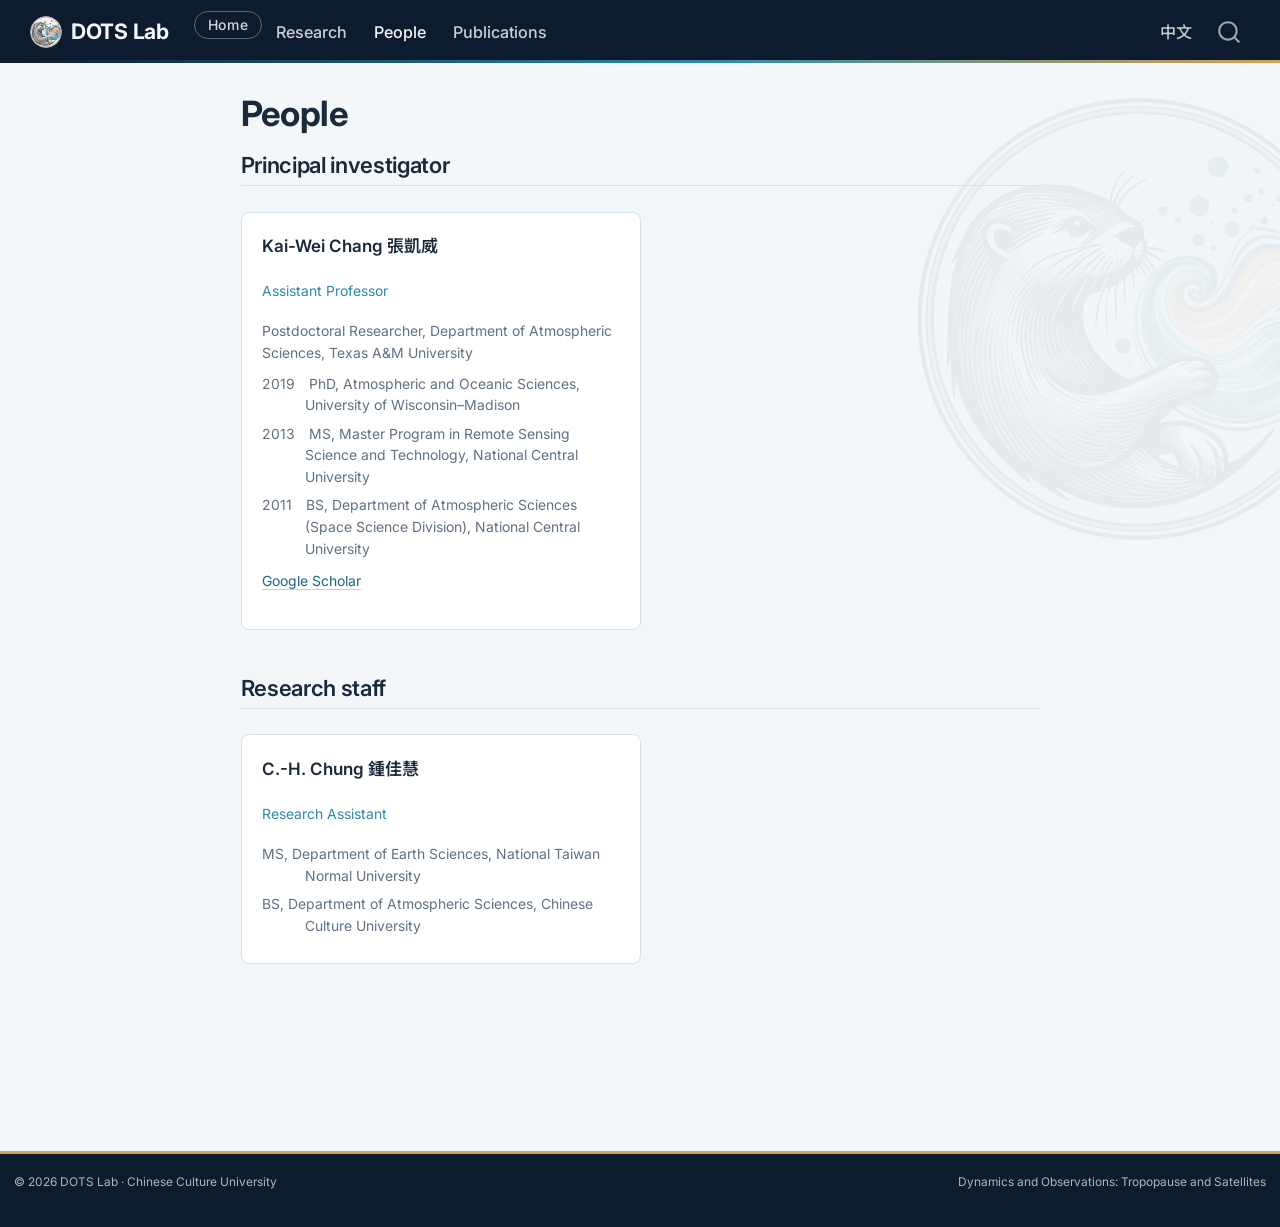
<file: en/people.html>
<!DOCTYPE html>
<html xmlns="http://www.w3.org/1999/xhtml" lang="en" xml:lang="en"><head>

<meta charset="utf-8">
<meta name="generator" content="quarto-1.10.18">

<meta name="viewport" content="width=device-width, initial-scale=1.0, user-scalable=yes">


<title>People – DOTS Lab</title>
<style>
/* Default styles provided by pandoc.
** See https://pandoc.org/MANUAL.html#variables-for-html for config info.
*/
span.smallcaps{font-variant: small-caps;}
div.columns{display: flex; gap: 1.5em;}
div.column{flex: auto;}
@media screen {
div.columns{gap: min(4vw, 1.5em);}
div.column{overflow-x: auto;}
}
div.hanging-indent{margin-left: 1.5em; text-indent: -1.5em;}
ul.task-list{list-style: none;}
ul.task-list li input[type="checkbox"] {
  width: 0.8em;
  margin: 0 0.8em 0.2em -1em; /* quarto-specific, see https://github.com/quarto-dev/quarto-cli/issues/4556 */ 
  vertical-align: middle;
}
</style>


<script src="site_libs/quarto-nav/quarto-nav.js"></script>
<script src="site_libs/quarto-nav/headroom.min.js"></script>
<script src="site_libs/clipboard/clipboard.min.js"></script>
<script src="site_libs/quarto-search/autocomplete.umd.js"></script>
<script src="site_libs/quarto-search/fuse.min.js"></script>
<script src="site_libs/quarto-search/quarto-search.js"></script>
<meta name="quarto:offset" content="./">
<script src="site_libs/quarto-html/quarto.js" type="module"></script>
<script src="site_libs/quarto-html/tabsets/tabsets.js" type="module"></script>
<script src="site_libs/quarto-html/popper.min.js"></script>
<script src="site_libs/quarto-html/tippy.umd.min.js"></script>
<script src="site_libs/quarto-html/anchor.min.js"></script>
<link href="site_libs/quarto-html/tippy.css" rel="stylesheet">
<link href="site_libs/quarto-html/quarto-syntax-highlighting-64a204ab8560d761af7679ceaba22944.css" rel="stylesheet" id="quarto-text-highlighting-styles">
<script src="site_libs/bootstrap/bootstrap.min.js"></script>
<link href="site_libs/bootstrap/bootstrap-icons.css" rel="stylesheet">
<link href="site_libs/bootstrap/bootstrap-20b439b49f296047c4314450d68eb808.min.css" rel="stylesheet" append-hash="true" id="quarto-bootstrap" data-mode="light">
<script id="quarto-search-options" type="application/json">{
  "location": "navbar",
  "copy-button": false,
  "collapse-after": 3,
  "panel-placement": "end",
  "type": "overlay",
  "limit": 50,
  "keyboard-shortcut": [
    "f",
    "/",
    "s"
  ],
  "show-item-context": false,
  "language": {
    "search-no-results-text": "No results",
    "search-matching-documents-text": "matching documents",
    "search-copy-link-title": "Copy link to search",
    "search-hide-matches-text": "Hide additional matches",
    "search-more-match-text": "more match in this document",
    "search-more-matches-text": "more matches in this document",
    "search-clear-button-title": "Clear",
    "search-text-placeholder": "",
    "search-detached-cancel-button-title": "Cancel",
    "search-submit-button-title": "Submit",
    "search-label": "Search"
  }
}</script>
<style>
  body::before,
  .hero::before,
  .navbar .navbar-brand::before {
    background-image: url("../images/logo.svg");
  }
</style>


</head>

<body class="nav-fixed fullcontent quarto-light">

<div id="quarto-search-results"></div>
  <header id="quarto-header" class="headroom fixed-top">
    <nav class="navbar navbar-expand-lg " data-bs-theme="dark">
      <div class="navbar-container container-fluid">
      <div class="navbar-brand-container mx-auto">
    <a class="navbar-brand" href="./index.html">
    <span class="navbar-title">DOTS Lab</span>
    </a>
  </div>
            <div id="quarto-search" class="" title="Search"></div>
          <button class="navbar-toggler" type="button" data-bs-toggle="collapse" data-bs-target="#navbarCollapse" aria-controls="navbarCollapse" role="menu" aria-expanded="false" aria-label="Toggle navigation" onclick="if (window.quartoToggleHeadroom) { window.quartoToggleHeadroom(); }">
  <span class="navbar-toggler-icon"></span>
</button>
          <div class="collapse navbar-collapse" id="navbarCollapse">
            <ul class="navbar-nav navbar-nav-scroll me-auto">
  <li class="nav-item">
    <a class="nav-link" href="./index.html"> 
<span class="menu-text">Home</span></a>
  </li>  
  <li class="nav-item">
    <a class="nav-link" href="./research.html"> 
<span class="menu-text">Research</span></a>
  </li>  
  <li class="nav-item">
    <a class="nav-link active" href="./people.html" aria-current="page"> 
<span class="menu-text">People</span></a>
  </li>  
  <li class="nav-item">
    <a class="nav-link" href="./publications.html"> 
<span class="menu-text">Publications</span></a>
  </li>  
</ul>
            <ul class="navbar-nav navbar-nav-scroll ms-auto">
  <li class="nav-item">
    <a class="nav-link" href="./../"> 
<span class="menu-text">中文</span></a>
  </li>  
</ul>
          </div> <!-- /navcollapse -->
            <div class="quarto-navbar-tools">
</div>
      </div> <!-- /container-fluid -->
    </nav>
</header>
<!-- content -->
<div id="quarto-content" class="quarto-container page-columns page-rows-contents page-layout-article page-navbar">
<!-- sidebar -->
<!-- margin-sidebar -->
    
<!-- main -->
<main class="content" id="quarto-document-content">

<header id="title-block-header" class="quarto-title-block default">
<div class="quarto-title">
<h1 class="title">People</h1>
</div>



<div class="quarto-title-meta">

    
  
    
  </div>
  


</header>


<!-- To add a person: copy a .person-card block and put the photo in
     images/people/ at the repo root. Add the matching person to
     ../people.qmd as well. Delete or comment out the <img> line if there
     is no photo. -->
<section id="principal-investigator" class="level2">
<h2 class="anchored" data-anchor-id="principal-investigator">Principal investigator</h2>
<div class="people-grid">
<div class="person-card">
<!-- Uncomment once a photo exists: <img src="/images/people/kai-wei-chang.jpg" class="person-photo" alt="Kai-Wei Chang"> -->
<div class="person-name">
<p>Kai-Wei Chang 張凱威</p>
</div>
<div class="person-role">
<p>Assistant Professor</p>
</div>
<div class="person-exp">
<ul>
<li>Postdoctoral Researcher, Department of Atmospheric Sciences, Texas A&amp;M University</li>
</ul>
</div>
<div class="person-edu">
<ul>
<li>2019　PhD, Atmospheric and Oceanic Sciences, University of Wisconsin–Madison</li>
<li>2013　MS, Master Program in Remote Sensing Science and Technology, National Central University</li>
<li>2011　BS, Department of Atmospheric Sciences (Space Science Division), National Central University</li>
</ul>
</div>
<div class="person-links">
<p><a href="https://scholar.google.com/citations?user=7ZGxKSAAAAAJ&amp;hl=en">Google Scholar</a></p>
</div>
</div>
</div>
</section>
<section id="research-staff" class="level2">
<h2 class="anchored" data-anchor-id="research-staff">Research staff</h2>
<div class="people-grid">
<div class="person-card">
<!-- Uncomment once a photo exists: <img src="/images/people/chia-hui-chung.jpg" class="person-photo" alt="C.-H. Chung"> -->
<div class="person-name">
<!-- TODO: confirm full English given name; "C.-H." is taken from the manuscript author list -->
<p>C.-H. Chung 鍾佳慧</p>
</div>
<div class="person-role">
<p>Research Assistant</p>
</div>
<div class="person-edu">
<ul>
<li>MS, Department of Earth Sciences, National Taiwan Normal University</li>
<li>BS, Department of Atmospheric Sciences, Chinese Culture University</li>
</ul>
</div>
</div>
</div>


</section>

</main> <!-- /main -->
<script id="quarto-html-after-body" type="application/javascript">
  window.document.addEventListener("DOMContentLoaded", function (event) {
    const icon = "";
    const anchorJS = new window.AnchorJS();
    anchorJS.options = {
      placement: 'right',
      icon: icon
    };
    anchorJS.add('.anchored');
    const isCodeAnnotation = (el) => {
      for (const clz of el.classList) {
        if (clz.startsWith('code-annotation-')) {                     
          return true;
        }
      }
      return false;
    }
    const onCopySuccess = function(e) {
      // button target
      const button = e.trigger;
      // don't keep focus
      button.blur();
      // flash "checked"
      button.classList.add('code-copy-button-checked');
      var currentTitle = button.getAttribute("title");
      button.setAttribute("title", "Copied!");
      let tooltip;
      if (window.bootstrap) {
        button.setAttribute("data-bs-toggle", "tooltip");
        button.setAttribute("data-bs-placement", "left");
        button.setAttribute("data-bs-title", "Copied!");
        tooltip = new bootstrap.Tooltip(button, 
          { trigger: "manual", 
            customClass: "code-copy-button-tooltip",
            offset: [0, -8]});
        tooltip.show();    
      }
      setTimeout(function() {
        if (tooltip) {
          tooltip.hide();
          button.removeAttribute("data-bs-title");
          button.removeAttribute("data-bs-toggle");
          button.removeAttribute("data-bs-placement");
        }
        button.setAttribute("title", currentTitle);
        button.classList.remove('code-copy-button-checked');
      }, 1000);
      // clear code selection
      e.clearSelection();
    }
    const getTextToCopy = function(trigger) {
      const outerScaffold = trigger.parentElement.cloneNode(true);
      const codeEl = outerScaffold.querySelector('code');
      for (const childEl of codeEl.children) {
        if (isCodeAnnotation(childEl)) {
          childEl.remove();
        }
      }
      return codeEl.innerText;
    }
    const clipboard = new window.ClipboardJS('.code-copy-button:not([data-in-quarto-modal])', {
      text: getTextToCopy
    });
    clipboard.on('success', onCopySuccess);
    if (window.document.getElementById('quarto-embedded-source-code-modal')) {
      const clipboardModal = new window.ClipboardJS('.code-copy-button[data-in-quarto-modal]', {
        text: getTextToCopy,
        container: window.document.getElementById('quarto-embedded-source-code-modal')
      });
      clipboardModal.on('success', onCopySuccess);
    }
      var localhostRegex = new RegExp(/^(?:http|https):\/\/localhost\:?[0-9]*\//);
      var mailtoRegex = new RegExp(/^mailto:/);
        var filterRegex = new RegExp("https:\/\/dotsresearch\.github\.io\/en");
      var isInternal = (href) => {
          return filterRegex.test(href) || localhostRegex.test(href) || mailtoRegex.test(href);
      }
      // Inspect non-navigation links and adorn them if external
     var links = window.document.querySelectorAll('a[href]:not(.nav-link):not(.navbar-brand):not(.toc-action):not(.sidebar-link):not(.sidebar-item-toggle):not(.pagination-link):not(.no-external):not([aria-hidden]):not(.dropdown-item):not(.quarto-navigation-tool):not(.about-link)');
      for (var i=0; i<links.length; i++) {
        const link = links[i];
        if (!isInternal(link.href)) {
          // undo the damage that might have been done by quarto-nav.js in the case of
          // links that we want to consider external
          if (link.dataset.originalHref !== undefined) {
            link.href = link.dataset.originalHref;
          }
        }
      }
    function tippyHover(el, contentFn, onTriggerFn, onUntriggerFn) {
      const config = {
        allowHTML: true,
        maxWidth: 500,
        delay: 100,
        arrow: false,
        appendTo: function(el) {
            return el.parentElement;
        },
        interactive: true,
        interactiveBorder: 10,
        theme: 'quarto',
        placement: 'bottom-start',
      };
      if (contentFn) {
        config.content = contentFn;
      }
      if (onTriggerFn) {
        config.onTrigger = onTriggerFn;
      }
      if (onUntriggerFn) {
        config.onUntrigger = onUntriggerFn;
      }
      window.tippy(el, config); 
    }
    const noterefs = window.document.querySelectorAll('a[role="doc-noteref"]');
    for (var i=0; i<noterefs.length; i++) {
      const ref = noterefs[i];
      tippyHover(ref, function() {
        // use id or data attribute instead here
        let href = ref.getAttribute('data-footnote-href') || ref.getAttribute('href');
        try { href = new URL(href).hash; } catch {}
        const id = href.replace(/^#\/?/, "");
        const note = window.document.getElementById(id);
        if (note) {
          return note.innerHTML;
        } else {
          return "";
        }
      });
    }
    const xrefs = window.document.querySelectorAll('a.quarto-xref');
    const processXRef = (id, note) => {
      // Strip column container classes
      const stripColumnClz = (el) => {
        el.classList.remove("page-full", "page-columns");
        if (el.children) {
          for (const child of el.children) {
            stripColumnClz(child);
          }
        }
      }
      stripColumnClz(note)
      if (id === null || id.startsWith('sec-')) {
        // Special case sections, only their first couple elements
        const container = document.createElement("div");
        if (note.children && note.children.length > 2) {
          container.appendChild(note.children[0].cloneNode(true));
          for (let i = 1; i < note.children.length; i++) {
            const child = note.children[i];
            if (child.tagName === "P" && child.innerText === "") {
              continue;
            } else {
              container.appendChild(child.cloneNode(true));
              break;
            }
          }
          if (window.Quarto?.typesetMath) {
            window.Quarto.typesetMath(container);
          }
          return container.innerHTML
        } else {
          if (window.Quarto?.typesetMath) {
            window.Quarto.typesetMath(note);
          }
          return note.innerHTML;
        }
      } else {
        // Remove any anchor links if they are present
        const anchorLink = note.querySelector('a.anchorjs-link');
        if (anchorLink) {
          anchorLink.remove();
        }
        if (window.Quarto?.typesetMath) {
          window.Quarto.typesetMath(note);
        }
        if (note.classList.contains("callout")) {
          return note.outerHTML;
        } else {
          return note.innerHTML;
        }
      }
    }
    for (var i=0; i<xrefs.length; i++) {
      const xref = xrefs[i];
      tippyHover(xref, undefined, function(instance) {
        instance.disable();
        let url = xref.getAttribute('href');
        let hash = undefined; 
        if (url.startsWith('#')) {
          hash = url;
        } else {
          try { hash = new URL(url).hash; } catch {}
        }
        if (hash) {
          const id = hash.replace(/^#\/?/, "");
          const note = window.document.getElementById(id);
          if (note !== null) {
            try {
              const html = processXRef(id, note.cloneNode(true));
              instance.setContent(html);
            } finally {
              instance.enable();
              instance.show();
            }
          } else {
            // See if we can fetch this
            fetch(url.split('#')[0])
            .then(res => res.text())
            .then(html => {
              const parser = new DOMParser();
              const htmlDoc = parser.parseFromString(html, "text/html");
              const note = htmlDoc.getElementById(id);
              if (note !== null) {
                const html = processXRef(id, note);
                instance.setContent(html);
              } 
            }).finally(() => {
              instance.enable();
              instance.show();
            });
          }
        } else {
          // See if we can fetch a full url (with no hash to target)
          // This is a special case and we should probably do some content thinning / targeting
          fetch(url)
          .then(res => res.text())
          .then(html => {
            const parser = new DOMParser();
            const htmlDoc = parser.parseFromString(html, "text/html");
            const note = htmlDoc.querySelector('main.content');
            if (note !== null) {
              // This should only happen for chapter cross references
              // (since there is no id in the URL)
              // remove the first header
              if (note.children.length > 0 && note.children[0].tagName === "HEADER") {
                note.children[0].remove();
              }
              const html = processXRef(null, note);
              instance.setContent(html);
            } 
          }).finally(() => {
            instance.enable();
            instance.show();
          });
        }
      }, function(instance) {
      });
    }
        let selectedAnnoteEl;
        const selectorForAnnotation = ( cell, annotation) => {
          let cellAttr = 'data-code-cell="' + cell + '"';
          let lineAttr = 'data-code-annotation="' +  annotation + '"';
          const selector = 'span[' + cellAttr + '][' + lineAttr + ']';
          return selector;
        }
        const selectCodeLines = (annoteEl) => {
          const doc = window.document;
          const targetCell = annoteEl.getAttribute("data-target-cell");
          const targetAnnotation = annoteEl.getAttribute("data-target-annotation");
          const annoteSpan = window.document.querySelector(selectorForAnnotation(targetCell, targetAnnotation));
          const lines = annoteSpan.getAttribute("data-code-lines").split(",");
          const lineIds = lines.map((line) => {
            return targetCell + "-" + line;
          })
          let top = null;
          let height = null;
          let parent = null;
          if (lineIds.length > 0) {
              //compute the position of the single el (top and bottom and make a div)
              const el = window.document.getElementById(lineIds[0]);
              top = el.offsetTop;
              height = el.offsetHeight;
              parent = el.parentElement.parentElement;
            if (lineIds.length > 1) {
              const lastEl = window.document.getElementById(lineIds[lineIds.length - 1]);
              const bottom = lastEl.offsetTop + lastEl.offsetHeight;
              height = bottom - top;
            }
            if (top !== null && height !== null && parent !== null) {
              // cook up a div (if necessary) and position it 
              let div = window.document.getElementById("code-annotation-line-highlight");
              if (div === null) {
                div = window.document.createElement("div");
                div.setAttribute("id", "code-annotation-line-highlight");
                div.style.position = 'absolute';
                parent.appendChild(div);
              }
              div.style.top = top - 2 + "px";
              div.style.height = height + 4 + "px";
              div.style.left = 0;
              let gutterDiv = window.document.getElementById("code-annotation-line-highlight-gutter");
              if (gutterDiv === null) {
                gutterDiv = window.document.createElement("div");
                gutterDiv.setAttribute("id", "code-annotation-line-highlight-gutter");
                gutterDiv.style.position = 'absolute';
                const codeCell = window.document.getElementById(targetCell);
                const gutter = codeCell.querySelector('.code-annotation-gutter');
                gutter.appendChild(gutterDiv);
              }
              gutterDiv.style.top = top - 2 + "px";
              gutterDiv.style.height = height + 4 + "px";
            }
            selectedAnnoteEl = annoteEl;
          }
        };
        const unselectCodeLines = () => {
          const elementsIds = ["code-annotation-line-highlight", "code-annotation-line-highlight-gutter"];
          elementsIds.forEach((elId) => {
            const div = window.document.getElementById(elId);
            if (div) {
              div.remove();
            }
          });
          selectedAnnoteEl = undefined;
        };
          // Handle positioning of the toggle
      window.addEventListener(
        "resize",
        throttle(() => {
          elRect = undefined;
          if (selectedAnnoteEl) {
            selectCodeLines(selectedAnnoteEl);
          }
        }, 10)
      );
      function throttle(fn, ms) {
      let throttle = false;
      let timer;
        return (...args) => {
          if(!throttle) { // first call gets through
              fn.apply(this, args);
              throttle = true;
          } else { // all the others get throttled
              if(timer) clearTimeout(timer); // cancel #2
              timer = setTimeout(() => {
                fn.apply(this, args);
                timer = throttle = false;
              }, ms);
          }
        };
      }
        // Attach click handler to the DT
        const annoteDls = window.document.querySelectorAll('dt[data-target-cell]');
        for (const annoteDlNode of annoteDls) {
          annoteDlNode.addEventListener('click', (event) => {
            const clickedEl = event.target;
            if (clickedEl !== selectedAnnoteEl) {
              unselectCodeLines();
              const activeEl = window.document.querySelector('dt[data-target-cell].code-annotation-active');
              if (activeEl) {
                activeEl.classList.remove('code-annotation-active');
              }
              selectCodeLines(clickedEl);
              clickedEl.classList.add('code-annotation-active');
            } else {
              // Unselect the line
              unselectCodeLines();
              clickedEl.classList.remove('code-annotation-active');
            }
          });
        }
    const findCites = (el) => {
      const parentEl = el.parentElement;
      if (parentEl) {
        const cites = parentEl.dataset.cites;
        if (cites) {
          return {
            el,
            cites: cites.split(' ')
          };
        } else {
          return findCites(el.parentElement)
        }
      } else {
        return undefined;
      }
    };
    var bibliorefs = window.document.querySelectorAll('a[role="doc-biblioref"]');
    for (var i=0; i<bibliorefs.length; i++) {
      const ref = bibliorefs[i];
      const citeInfo = findCites(ref);
      if (citeInfo) {
        tippyHover(citeInfo.el, function() {
          var popup = window.document.createElement('div');
          citeInfo.cites.forEach(function(cite) {
            var citeDiv = window.document.createElement('div');
            citeDiv.classList.add('hanging-indent');
            citeDiv.classList.add('csl-entry');
            var biblioDiv = window.document.getElementById('ref-' + cite);
            if (biblioDiv) {
              citeDiv.innerHTML = biblioDiv.innerHTML;
            }
            popup.appendChild(citeDiv);
          });
          return popup.innerHTML;
        });
      }
    }
  });
  </script>
</div> <!-- /content -->
<footer class="footer">
  <div class="nav-footer">
    <div class="nav-footer-left">
<p>© 2026 DOTS Lab · Chinese Culture University</p>
</div>   
    <div class="nav-footer-center">
      &nbsp;
    </div>
    <div class="nav-footer-right">
<p>Dynamics and Observations: Tropopause and Satellites</p>
</div>
  </div>
</footer>




</body></html>
</file>
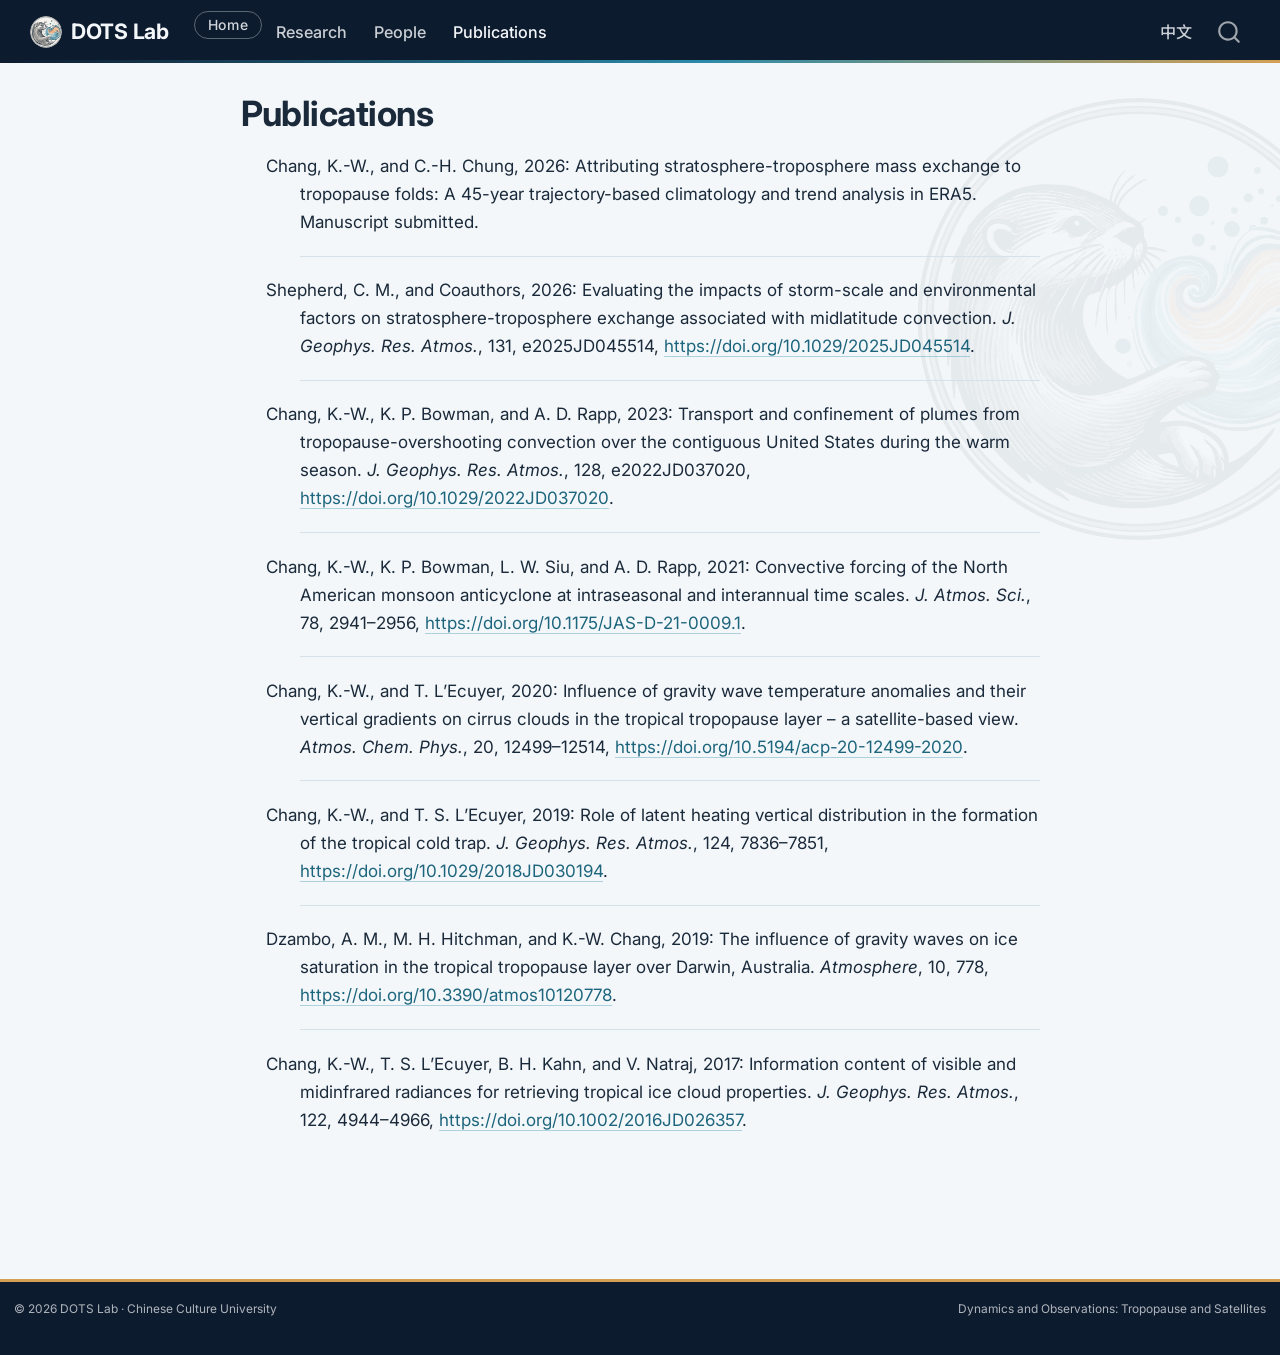
<file: en/publications.html>
<!DOCTYPE html>
<html xmlns="http://www.w3.org/1999/xhtml" lang="en" xml:lang="en"><head>

<meta charset="utf-8">
<meta name="generator" content="quarto-1.10.18">

<meta name="viewport" content="width=device-width, initial-scale=1.0, user-scalable=yes">


<title>Publications – DOTS Lab</title>
<style>
/* Default styles provided by pandoc.
** See https://pandoc.org/MANUAL.html#variables-for-html for config info.
*/
span.smallcaps{font-variant: small-caps;}
div.columns{display: flex; gap: 1.5em;}
div.column{flex: auto;}
@media screen {
div.columns{gap: min(4vw, 1.5em);}
div.column{overflow-x: auto;}
}
div.hanging-indent{margin-left: 1.5em; text-indent: -1.5em;}
ul.task-list{list-style: none;}
ul.task-list li input[type="checkbox"] {
  width: 0.8em;
  margin: 0 0.8em 0.2em -1em; /* quarto-specific, see https://github.com/quarto-dev/quarto-cli/issues/4556 */ 
  vertical-align: middle;
}
/* CSS for citations */
div.csl-bib-body { }
div.csl-entry {
  clear: both;
  margin-bottom: 1em;
}
.hanging-indent div.csl-entry {
  margin-left:2em;
  text-indent:-2em;
}
div.csl-left-margin {
  min-width:2em;
  float:left;
}
div.csl-right-inline {
  margin-left:2em;
  padding-left:1em;
}
div.csl-indent {
  margin-left: 2em;
}</style>


<script src="site_libs/quarto-nav/quarto-nav.js"></script>
<script src="site_libs/quarto-nav/headroom.min.js"></script>
<script src="site_libs/clipboard/clipboard.min.js"></script>
<script src="site_libs/quarto-search/autocomplete.umd.js"></script>
<script src="site_libs/quarto-search/fuse.min.js"></script>
<script src="site_libs/quarto-search/quarto-search.js"></script>
<meta name="quarto:offset" content="./">
<script src="site_libs/quarto-html/quarto.js" type="module"></script>
<script src="site_libs/quarto-html/tabsets/tabsets.js" type="module"></script>
<script src="site_libs/quarto-html/popper.min.js"></script>
<script src="site_libs/quarto-html/tippy.umd.min.js"></script>
<script src="site_libs/quarto-html/anchor.min.js"></script>
<link href="site_libs/quarto-html/tippy.css" rel="stylesheet">
<link href="site_libs/quarto-html/quarto-syntax-highlighting-64a204ab8560d761af7679ceaba22944.css" rel="stylesheet" id="quarto-text-highlighting-styles">
<script src="site_libs/bootstrap/bootstrap.min.js"></script>
<link href="site_libs/bootstrap/bootstrap-icons.css" rel="stylesheet">
<link href="site_libs/bootstrap/bootstrap-20b439b49f296047c4314450d68eb808.min.css" rel="stylesheet" append-hash="true" id="quarto-bootstrap" data-mode="light">
<script id="quarto-search-options" type="application/json">{
  "location": "navbar",
  "copy-button": false,
  "collapse-after": 3,
  "panel-placement": "end",
  "type": "overlay",
  "limit": 50,
  "keyboard-shortcut": [
    "f",
    "/",
    "s"
  ],
  "show-item-context": false,
  "language": {
    "search-no-results-text": "No results",
    "search-matching-documents-text": "matching documents",
    "search-copy-link-title": "Copy link to search",
    "search-hide-matches-text": "Hide additional matches",
    "search-more-match-text": "more match in this document",
    "search-more-matches-text": "more matches in this document",
    "search-clear-button-title": "Clear",
    "search-text-placeholder": "",
    "search-detached-cancel-button-title": "Cancel",
    "search-submit-button-title": "Submit",
    "search-label": "Search"
  }
}</script>
<style>
  body::before,
  .hero::before,
  .navbar .navbar-brand::before {
    background-image: url("../images/logo.svg");
  }
</style>


</head>

<body class="nav-fixed fullcontent quarto-light">

<div id="quarto-search-results"></div>
  <header id="quarto-header" class="headroom fixed-top">
    <nav class="navbar navbar-expand-lg " data-bs-theme="dark">
      <div class="navbar-container container-fluid">
      <div class="navbar-brand-container mx-auto">
    <a class="navbar-brand" href="./index.html">
    <span class="navbar-title">DOTS Lab</span>
    </a>
  </div>
            <div id="quarto-search" class="" title="Search"></div>
          <button class="navbar-toggler" type="button" data-bs-toggle="collapse" data-bs-target="#navbarCollapse" aria-controls="navbarCollapse" role="menu" aria-expanded="false" aria-label="Toggle navigation" onclick="if (window.quartoToggleHeadroom) { window.quartoToggleHeadroom(); }">
  <span class="navbar-toggler-icon"></span>
</button>
          <div class="collapse navbar-collapse" id="navbarCollapse">
            <ul class="navbar-nav navbar-nav-scroll me-auto">
  <li class="nav-item">
    <a class="nav-link" href="./index.html"> 
<span class="menu-text">Home</span></a>
  </li>  
  <li class="nav-item">
    <a class="nav-link" href="./research.html"> 
<span class="menu-text">Research</span></a>
  </li>  
  <li class="nav-item">
    <a class="nav-link" href="./people.html"> 
<span class="menu-text">People</span></a>
  </li>  
  <li class="nav-item">
    <a class="nav-link active" href="./publications.html" aria-current="page"> 
<span class="menu-text">Publications</span></a>
  </li>  
</ul>
            <ul class="navbar-nav navbar-nav-scroll ms-auto">
  <li class="nav-item">
    <a class="nav-link" href="./../"> 
<span class="menu-text">中文</span></a>
  </li>  
</ul>
          </div> <!-- /navcollapse -->
            <div class="quarto-navbar-tools">
</div>
      </div> <!-- /container-fluid -->
    </nav>
</header>
<!-- content -->
<div id="quarto-content" class="quarto-container page-columns page-rows-contents page-layout-article page-navbar">
<!-- sidebar -->
<!-- margin-sidebar -->
    
<!-- main -->
<main class="content" id="quarto-document-content">

<header id="title-block-header" class="quarto-title-block default">
<div class="quarto-title">
<h1 class="title">Publications</h1>
</div>



<div class="quarto-title-meta">

    
  
    
  </div>
  


</header>


<!-- This page lists every entry in ../publications.bib via nocite: '@*'.
     To add a paper, add a BibTeX entry to that file — do not edit this page. -->
<div id="refs" class="references csl-bib-body hanging-indent" data-entry-spacing="1" role="list">
<div id="ref-chang2026attributing" class="csl-entry" role="listitem">
Chang, K.-W., and C.-H. Chung, 2026: Attributing stratosphere-troposphere mass exchange to tropopause folds: <span>A</span> 45-year trajectory-based climatology and trend analysis in ERA5. Manuscript submitted.
</div>
<div id="ref-shepherd2026evaluating" class="csl-entry" role="listitem">
<span class="nocase">Shepherd, C. M., and Coauthors</span>, 2026: Evaluating the impacts of storm-scale and environmental factors on stratosphere-troposphere exchange associated with midlatitude convection. <em>J. Geophys. Res. Atmos.</em>, 131, e2025JD045514, <a href="https://doi.org/10.1029/2025JD045514">https://doi.org/10.1029/2025JD045514</a>.
</div>
<div id="ref-chang2023transport" class="csl-entry" role="listitem">
Chang, K.-W., K. P. Bowman, and A. D. Rapp, 2023: Transport and confinement of plumes from tropopause-overshooting convection over the contiguous <span>United States</span> during the warm season. <em>J. Geophys. Res. Atmos.</em>, 128, e2022JD037020, <a href="https://doi.org/10.1029/2022JD037020">https://doi.org/10.1029/2022JD037020</a>.
</div>
<div id="ref-chang2021convective" class="csl-entry" role="listitem">
Chang, K.-W., K. P. Bowman, L. W. Siu, and A. D. Rapp, 2021: Convective forcing of the <span>North American</span> monsoon anticyclone at intraseasonal and interannual time scales. <em>J. Atmos. Sci.</em>, 78, 2941–2956, <a href="https://doi.org/10.1175/JAS-D-21-0009.1">https://doi.org/10.1175/JAS-D-21-0009.1</a>.
</div>
<div id="ref-chang2020influence" class="csl-entry" role="listitem">
Chang, K.-W., and T. L’Ecuyer, 2020: Influence of gravity wave temperature anomalies and their vertical gradients on cirrus clouds in the tropical tropopause layer – a satellite-based view. <em>Atmos. Chem. Phys.</em>, 20, 12499–12514, <a href="https://doi.org/10.5194/acp-20-12499-2020">https://doi.org/10.5194/acp-20-12499-2020</a>.
</div>
<div id="ref-chang2019role" class="csl-entry" role="listitem">
Chang, K.-W., and T. S. L’Ecuyer, 2019: Role of latent heating vertical distribution in the formation of the tropical cold trap. <em>J. Geophys. Res. Atmos.</em>, 124, 7836–7851, <a href="https://doi.org/10.1029/2018JD030194">https://doi.org/10.1029/2018JD030194</a>.
</div>
<div id="ref-dzambo2019influence" class="csl-entry" role="listitem">
Dzambo, A. M., M. H. Hitchman, and K.-W. Chang, 2019: The influence of gravity waves on ice saturation in the tropical tropopause layer over <span>Darwin</span>, <span>Australia</span>. <em>Atmosphere</em>, 10, 778, <a href="https://doi.org/10.3390/atmos10120778">https://doi.org/10.3390/atmos10120778</a>.
</div>
<div id="ref-chang2017information" class="csl-entry" role="listitem">
Chang, K.-W., T. S. L’Ecuyer, B. H. Kahn, and V. Natraj, 2017: Information content of visible and midinfrared radiances for retrieving tropical ice cloud properties. <em>J. Geophys. Res. Atmos.</em>, 122, 4944–4966, <a href="https://doi.org/10.1002/2016JD026357">https://doi.org/10.1002/2016JD026357</a>.
</div>
</div>



</main> <!-- /main -->
<script id="quarto-html-after-body" type="application/javascript">
  window.document.addEventListener("DOMContentLoaded", function (event) {
    const icon = "";
    const anchorJS = new window.AnchorJS();
    anchorJS.options = {
      placement: 'right',
      icon: icon
    };
    anchorJS.add('.anchored');
    const isCodeAnnotation = (el) => {
      for (const clz of el.classList) {
        if (clz.startsWith('code-annotation-')) {                     
          return true;
        }
      }
      return false;
    }
    const onCopySuccess = function(e) {
      // button target
      const button = e.trigger;
      // don't keep focus
      button.blur();
      // flash "checked"
      button.classList.add('code-copy-button-checked');
      var currentTitle = button.getAttribute("title");
      button.setAttribute("title", "Copied!");
      let tooltip;
      if (window.bootstrap) {
        button.setAttribute("data-bs-toggle", "tooltip");
        button.setAttribute("data-bs-placement", "left");
        button.setAttribute("data-bs-title", "Copied!");
        tooltip = new bootstrap.Tooltip(button, 
          { trigger: "manual", 
            customClass: "code-copy-button-tooltip",
            offset: [0, -8]});
        tooltip.show();    
      }
      setTimeout(function() {
        if (tooltip) {
          tooltip.hide();
          button.removeAttribute("data-bs-title");
          button.removeAttribute("data-bs-toggle");
          button.removeAttribute("data-bs-placement");
        }
        button.setAttribute("title", currentTitle);
        button.classList.remove('code-copy-button-checked');
      }, 1000);
      // clear code selection
      e.clearSelection();
    }
    const getTextToCopy = function(trigger) {
      const outerScaffold = trigger.parentElement.cloneNode(true);
      const codeEl = outerScaffold.querySelector('code');
      for (const childEl of codeEl.children) {
        if (isCodeAnnotation(childEl)) {
          childEl.remove();
        }
      }
      return codeEl.innerText;
    }
    const clipboard = new window.ClipboardJS('.code-copy-button:not([data-in-quarto-modal])', {
      text: getTextToCopy
    });
    clipboard.on('success', onCopySuccess);
    if (window.document.getElementById('quarto-embedded-source-code-modal')) {
      const clipboardModal = new window.ClipboardJS('.code-copy-button[data-in-quarto-modal]', {
        text: getTextToCopy,
        container: window.document.getElementById('quarto-embedded-source-code-modal')
      });
      clipboardModal.on('success', onCopySuccess);
    }
      var localhostRegex = new RegExp(/^(?:http|https):\/\/localhost\:?[0-9]*\//);
      var mailtoRegex = new RegExp(/^mailto:/);
        var filterRegex = new RegExp("https:\/\/dotsresearch\.github\.io\/en");
      var isInternal = (href) => {
          return filterRegex.test(href) || localhostRegex.test(href) || mailtoRegex.test(href);
      }
      // Inspect non-navigation links and adorn them if external
     var links = window.document.querySelectorAll('a[href]:not(.nav-link):not(.navbar-brand):not(.toc-action):not(.sidebar-link):not(.sidebar-item-toggle):not(.pagination-link):not(.no-external):not([aria-hidden]):not(.dropdown-item):not(.quarto-navigation-tool):not(.about-link)');
      for (var i=0; i<links.length; i++) {
        const link = links[i];
        if (!isInternal(link.href)) {
          // undo the damage that might have been done by quarto-nav.js in the case of
          // links that we want to consider external
          if (link.dataset.originalHref !== undefined) {
            link.href = link.dataset.originalHref;
          }
        }
      }
    function tippyHover(el, contentFn, onTriggerFn, onUntriggerFn) {
      const config = {
        allowHTML: true,
        maxWidth: 500,
        delay: 100,
        arrow: false,
        appendTo: function(el) {
            return el.parentElement;
        },
        interactive: true,
        interactiveBorder: 10,
        theme: 'quarto',
        placement: 'bottom-start',
      };
      if (contentFn) {
        config.content = contentFn;
      }
      if (onTriggerFn) {
        config.onTrigger = onTriggerFn;
      }
      if (onUntriggerFn) {
        config.onUntrigger = onUntriggerFn;
      }
      window.tippy(el, config); 
    }
    const noterefs = window.document.querySelectorAll('a[role="doc-noteref"]');
    for (var i=0; i<noterefs.length; i++) {
      const ref = noterefs[i];
      tippyHover(ref, function() {
        // use id or data attribute instead here
        let href = ref.getAttribute('data-footnote-href') || ref.getAttribute('href');
        try { href = new URL(href).hash; } catch {}
        const id = href.replace(/^#\/?/, "");
        const note = window.document.getElementById(id);
        if (note) {
          return note.innerHTML;
        } else {
          return "";
        }
      });
    }
    const xrefs = window.document.querySelectorAll('a.quarto-xref');
    const processXRef = (id, note) => {
      // Strip column container classes
      const stripColumnClz = (el) => {
        el.classList.remove("page-full", "page-columns");
        if (el.children) {
          for (const child of el.children) {
            stripColumnClz(child);
          }
        }
      }
      stripColumnClz(note)
      if (id === null || id.startsWith('sec-')) {
        // Special case sections, only their first couple elements
        const container = document.createElement("div");
        if (note.children && note.children.length > 2) {
          container.appendChild(note.children[0].cloneNode(true));
          for (let i = 1; i < note.children.length; i++) {
            const child = note.children[i];
            if (child.tagName === "P" && child.innerText === "") {
              continue;
            } else {
              container.appendChild(child.cloneNode(true));
              break;
            }
          }
          if (window.Quarto?.typesetMath) {
            window.Quarto.typesetMath(container);
          }
          return container.innerHTML
        } else {
          if (window.Quarto?.typesetMath) {
            window.Quarto.typesetMath(note);
          }
          return note.innerHTML;
        }
      } else {
        // Remove any anchor links if they are present
        const anchorLink = note.querySelector('a.anchorjs-link');
        if (anchorLink) {
          anchorLink.remove();
        }
        if (window.Quarto?.typesetMath) {
          window.Quarto.typesetMath(note);
        }
        if (note.classList.contains("callout")) {
          return note.outerHTML;
        } else {
          return note.innerHTML;
        }
      }
    }
    for (var i=0; i<xrefs.length; i++) {
      const xref = xrefs[i];
      tippyHover(xref, undefined, function(instance) {
        instance.disable();
        let url = xref.getAttribute('href');
        let hash = undefined; 
        if (url.startsWith('#')) {
          hash = url;
        } else {
          try { hash = new URL(url).hash; } catch {}
        }
        if (hash) {
          const id = hash.replace(/^#\/?/, "");
          const note = window.document.getElementById(id);
          if (note !== null) {
            try {
              const html = processXRef(id, note.cloneNode(true));
              instance.setContent(html);
            } finally {
              instance.enable();
              instance.show();
            }
          } else {
            // See if we can fetch this
            fetch(url.split('#')[0])
            .then(res => res.text())
            .then(html => {
              const parser = new DOMParser();
              const htmlDoc = parser.parseFromString(html, "text/html");
              const note = htmlDoc.getElementById(id);
              if (note !== null) {
                const html = processXRef(id, note);
                instance.setContent(html);
              } 
            }).finally(() => {
              instance.enable();
              instance.show();
            });
          }
        } else {
          // See if we can fetch a full url (with no hash to target)
          // This is a special case and we should probably do some content thinning / targeting
          fetch(url)
          .then(res => res.text())
          .then(html => {
            const parser = new DOMParser();
            const htmlDoc = parser.parseFromString(html, "text/html");
            const note = htmlDoc.querySelector('main.content');
            if (note !== null) {
              // This should only happen for chapter cross references
              // (since there is no id in the URL)
              // remove the first header
              if (note.children.length > 0 && note.children[0].tagName === "HEADER") {
                note.children[0].remove();
              }
              const html = processXRef(null, note);
              instance.setContent(html);
            } 
          }).finally(() => {
            instance.enable();
            instance.show();
          });
        }
      }, function(instance) {
      });
    }
        let selectedAnnoteEl;
        const selectorForAnnotation = ( cell, annotation) => {
          let cellAttr = 'data-code-cell="' + cell + '"';
          let lineAttr = 'data-code-annotation="' +  annotation + '"';
          const selector = 'span[' + cellAttr + '][' + lineAttr + ']';
          return selector;
        }
        const selectCodeLines = (annoteEl) => {
          const doc = window.document;
          const targetCell = annoteEl.getAttribute("data-target-cell");
          const targetAnnotation = annoteEl.getAttribute("data-target-annotation");
          const annoteSpan = window.document.querySelector(selectorForAnnotation(targetCell, targetAnnotation));
          const lines = annoteSpan.getAttribute("data-code-lines").split(",");
          const lineIds = lines.map((line) => {
            return targetCell + "-" + line;
          })
          let top = null;
          let height = null;
          let parent = null;
          if (lineIds.length > 0) {
              //compute the position of the single el (top and bottom and make a div)
              const el = window.document.getElementById(lineIds[0]);
              top = el.offsetTop;
              height = el.offsetHeight;
              parent = el.parentElement.parentElement;
            if (lineIds.length > 1) {
              const lastEl = window.document.getElementById(lineIds[lineIds.length - 1]);
              const bottom = lastEl.offsetTop + lastEl.offsetHeight;
              height = bottom - top;
            }
            if (top !== null && height !== null && parent !== null) {
              // cook up a div (if necessary) and position it 
              let div = window.document.getElementById("code-annotation-line-highlight");
              if (div === null) {
                div = window.document.createElement("div");
                div.setAttribute("id", "code-annotation-line-highlight");
                div.style.position = 'absolute';
                parent.appendChild(div);
              }
              div.style.top = top - 2 + "px";
              div.style.height = height + 4 + "px";
              div.style.left = 0;
              let gutterDiv = window.document.getElementById("code-annotation-line-highlight-gutter");
              if (gutterDiv === null) {
                gutterDiv = window.document.createElement("div");
                gutterDiv.setAttribute("id", "code-annotation-line-highlight-gutter");
                gutterDiv.style.position = 'absolute';
                const codeCell = window.document.getElementById(targetCell);
                const gutter = codeCell.querySelector('.code-annotation-gutter');
                gutter.appendChild(gutterDiv);
              }
              gutterDiv.style.top = top - 2 + "px";
              gutterDiv.style.height = height + 4 + "px";
            }
            selectedAnnoteEl = annoteEl;
          }
        };
        const unselectCodeLines = () => {
          const elementsIds = ["code-annotation-line-highlight", "code-annotation-line-highlight-gutter"];
          elementsIds.forEach((elId) => {
            const div = window.document.getElementById(elId);
            if (div) {
              div.remove();
            }
          });
          selectedAnnoteEl = undefined;
        };
          // Handle positioning of the toggle
      window.addEventListener(
        "resize",
        throttle(() => {
          elRect = undefined;
          if (selectedAnnoteEl) {
            selectCodeLines(selectedAnnoteEl);
          }
        }, 10)
      );
      function throttle(fn, ms) {
      let throttle = false;
      let timer;
        return (...args) => {
          if(!throttle) { // first call gets through
              fn.apply(this, args);
              throttle = true;
          } else { // all the others get throttled
              if(timer) clearTimeout(timer); // cancel #2
              timer = setTimeout(() => {
                fn.apply(this, args);
                timer = throttle = false;
              }, ms);
          }
        };
      }
        // Attach click handler to the DT
        const annoteDls = window.document.querySelectorAll('dt[data-target-cell]');
        for (const annoteDlNode of annoteDls) {
          annoteDlNode.addEventListener('click', (event) => {
            const clickedEl = event.target;
            if (clickedEl !== selectedAnnoteEl) {
              unselectCodeLines();
              const activeEl = window.document.querySelector('dt[data-target-cell].code-annotation-active');
              if (activeEl) {
                activeEl.classList.remove('code-annotation-active');
              }
              selectCodeLines(clickedEl);
              clickedEl.classList.add('code-annotation-active');
            } else {
              // Unselect the line
              unselectCodeLines();
              clickedEl.classList.remove('code-annotation-active');
            }
          });
        }
    const findCites = (el) => {
      const parentEl = el.parentElement;
      if (parentEl) {
        const cites = parentEl.dataset.cites;
        if (cites) {
          return {
            el,
            cites: cites.split(' ')
          };
        } else {
          return findCites(el.parentElement)
        }
      } else {
        return undefined;
      }
    };
    var bibliorefs = window.document.querySelectorAll('a[role="doc-biblioref"]');
    for (var i=0; i<bibliorefs.length; i++) {
      const ref = bibliorefs[i];
      const citeInfo = findCites(ref);
      if (citeInfo) {
        tippyHover(citeInfo.el, function() {
          var popup = window.document.createElement('div');
          citeInfo.cites.forEach(function(cite) {
            var citeDiv = window.document.createElement('div');
            citeDiv.classList.add('hanging-indent');
            citeDiv.classList.add('csl-entry');
            var biblioDiv = window.document.getElementById('ref-' + cite);
            if (biblioDiv) {
              citeDiv.innerHTML = biblioDiv.innerHTML;
            }
            popup.appendChild(citeDiv);
          });
          return popup.innerHTML;
        });
      }
    }
  });
  </script>
</div> <!-- /content -->
<footer class="footer">
  <div class="nav-footer">
    <div class="nav-footer-left">
<p>© 2026 DOTS Lab · Chinese Culture University</p>
</div>   
    <div class="nav-footer-center">
      &nbsp;
    </div>
    <div class="nav-footer-right">
<p>Dynamics and Observations: Tropopause and Satellites</p>
</div>
  </div>
</footer>




</body></html>
</file>
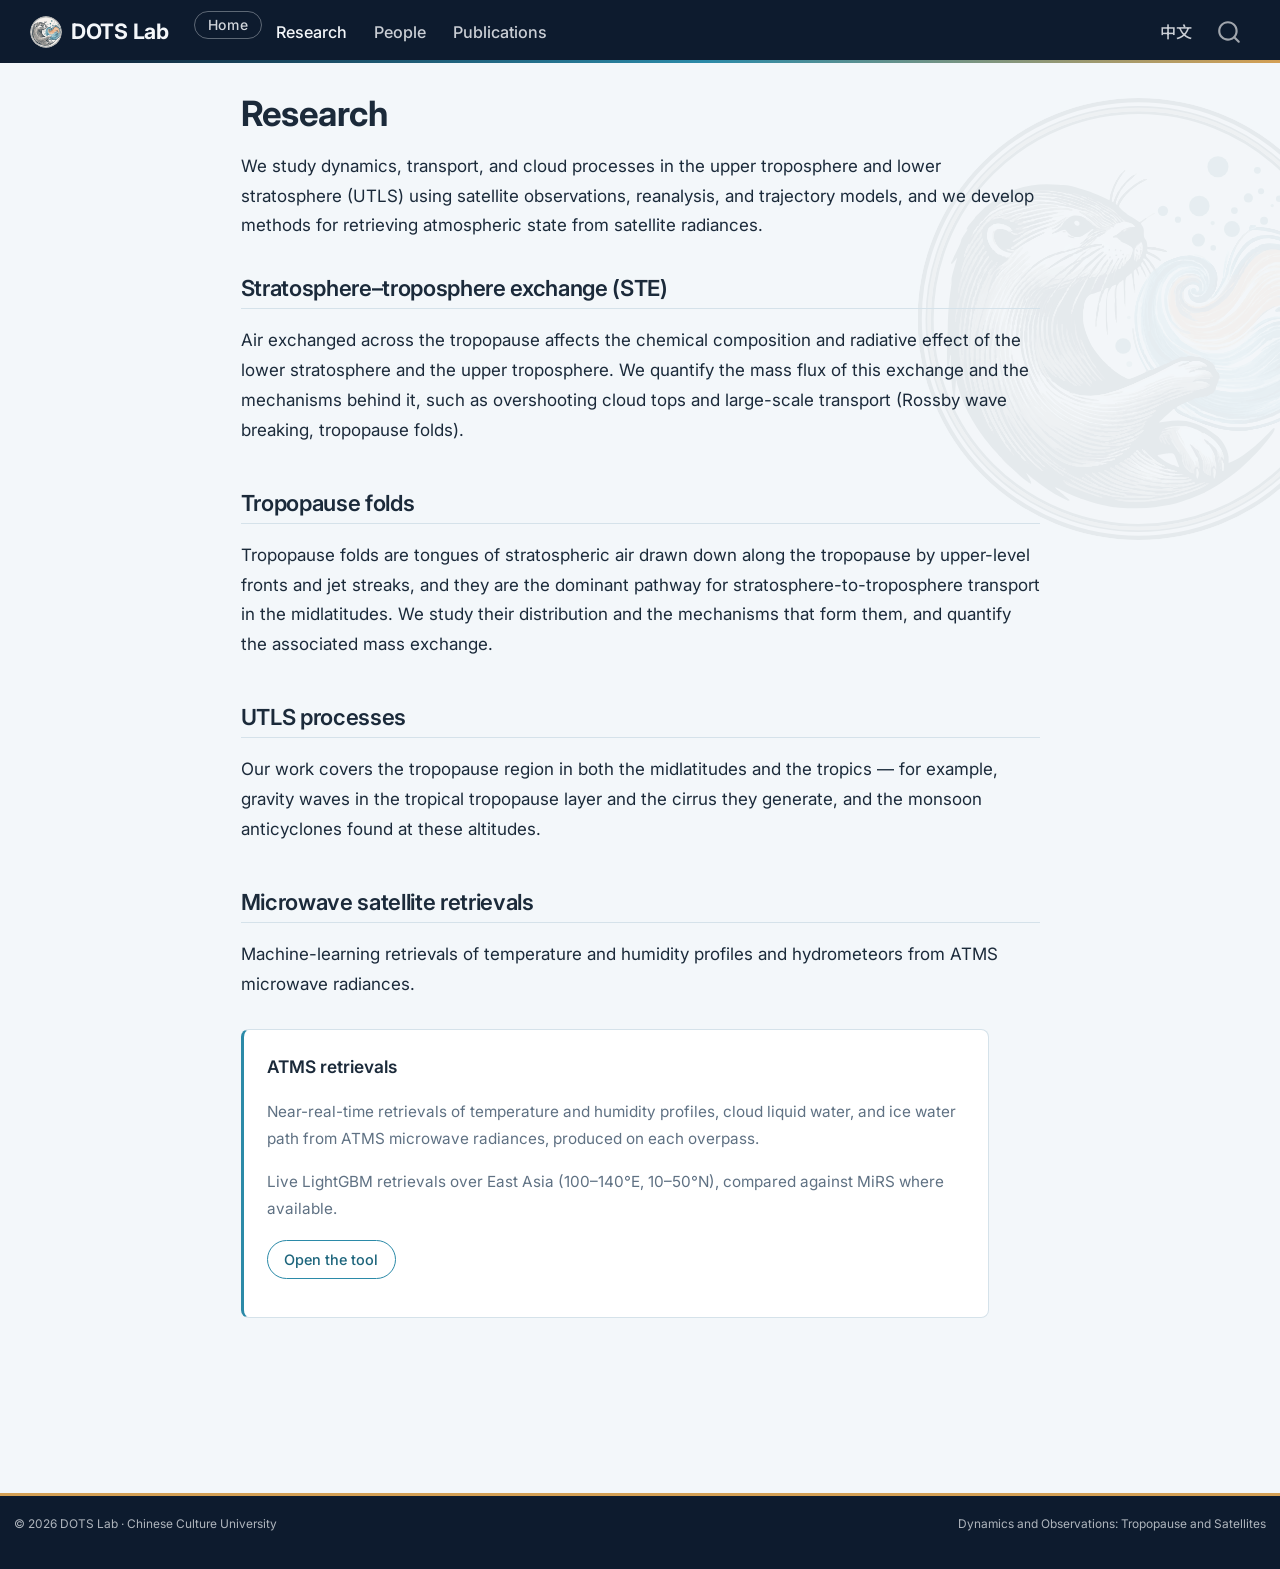
<file: en/research.html>
<!DOCTYPE html>
<html xmlns="http://www.w3.org/1999/xhtml" lang="en" xml:lang="en"><head>

<meta charset="utf-8">
<meta name="generator" content="quarto-1.10.18">

<meta name="viewport" content="width=device-width, initial-scale=1.0, user-scalable=yes">


<title>Research – DOTS Lab</title>
<style>
/* Default styles provided by pandoc.
** See https://pandoc.org/MANUAL.html#variables-for-html for config info.
*/
span.smallcaps{font-variant: small-caps;}
div.columns{display: flex; gap: 1.5em;}
div.column{flex: auto;}
@media screen {
div.columns{gap: min(4vw, 1.5em);}
div.column{overflow-x: auto;}
}
div.hanging-indent{margin-left: 1.5em; text-indent: -1.5em;}
ul.task-list{list-style: none;}
ul.task-list li input[type="checkbox"] {
  width: 0.8em;
  margin: 0 0.8em 0.2em -1em; /* quarto-specific, see https://github.com/quarto-dev/quarto-cli/issues/4556 */ 
  vertical-align: middle;
}
</style>


<script src="site_libs/quarto-nav/quarto-nav.js"></script>
<script src="site_libs/quarto-nav/headroom.min.js"></script>
<script src="site_libs/clipboard/clipboard.min.js"></script>
<script src="site_libs/quarto-search/autocomplete.umd.js"></script>
<script src="site_libs/quarto-search/fuse.min.js"></script>
<script src="site_libs/quarto-search/quarto-search.js"></script>
<meta name="quarto:offset" content="./">
<script src="site_libs/quarto-html/quarto.js" type="module"></script>
<script src="site_libs/quarto-html/tabsets/tabsets.js" type="module"></script>
<script src="site_libs/quarto-html/popper.min.js"></script>
<script src="site_libs/quarto-html/tippy.umd.min.js"></script>
<script src="site_libs/quarto-html/anchor.min.js"></script>
<link href="site_libs/quarto-html/tippy.css" rel="stylesheet">
<link href="site_libs/quarto-html/quarto-syntax-highlighting-64a204ab8560d761af7679ceaba22944.css" rel="stylesheet" id="quarto-text-highlighting-styles">
<script src="site_libs/bootstrap/bootstrap.min.js"></script>
<link href="site_libs/bootstrap/bootstrap-icons.css" rel="stylesheet">
<link href="site_libs/bootstrap/bootstrap-20b439b49f296047c4314450d68eb808.min.css" rel="stylesheet" append-hash="true" id="quarto-bootstrap" data-mode="light">
<script id="quarto-search-options" type="application/json">{
  "location": "navbar",
  "copy-button": false,
  "collapse-after": 3,
  "panel-placement": "end",
  "type": "overlay",
  "limit": 50,
  "keyboard-shortcut": [
    "f",
    "/",
    "s"
  ],
  "show-item-context": false,
  "language": {
    "search-no-results-text": "No results",
    "search-matching-documents-text": "matching documents",
    "search-copy-link-title": "Copy link to search",
    "search-hide-matches-text": "Hide additional matches",
    "search-more-match-text": "more match in this document",
    "search-more-matches-text": "more matches in this document",
    "search-clear-button-title": "Clear",
    "search-text-placeholder": "",
    "search-detached-cancel-button-title": "Cancel",
    "search-submit-button-title": "Submit",
    "search-label": "Search"
  }
}</script>
<style>
  body::before,
  .hero::before,
  .navbar .navbar-brand::before {
    background-image: url("../images/logo.svg");
  }
</style>


</head>

<body class="nav-fixed fullcontent quarto-light">

<div id="quarto-search-results"></div>
  <header id="quarto-header" class="headroom fixed-top">
    <nav class="navbar navbar-expand-lg " data-bs-theme="dark">
      <div class="navbar-container container-fluid">
      <div class="navbar-brand-container mx-auto">
    <a class="navbar-brand" href="./index.html">
    <span class="navbar-title">DOTS Lab</span>
    </a>
  </div>
            <div id="quarto-search" class="" title="Search"></div>
          <button class="navbar-toggler" type="button" data-bs-toggle="collapse" data-bs-target="#navbarCollapse" aria-controls="navbarCollapse" role="menu" aria-expanded="false" aria-label="Toggle navigation" onclick="if (window.quartoToggleHeadroom) { window.quartoToggleHeadroom(); }">
  <span class="navbar-toggler-icon"></span>
</button>
          <div class="collapse navbar-collapse" id="navbarCollapse">
            <ul class="navbar-nav navbar-nav-scroll me-auto">
  <li class="nav-item">
    <a class="nav-link" href="./index.html"> 
<span class="menu-text">Home</span></a>
  </li>  
  <li class="nav-item">
    <a class="nav-link active" href="./research.html" aria-current="page"> 
<span class="menu-text">Research</span></a>
  </li>  
  <li class="nav-item">
    <a class="nav-link" href="./people.html"> 
<span class="menu-text">People</span></a>
  </li>  
  <li class="nav-item">
    <a class="nav-link" href="./publications.html"> 
<span class="menu-text">Publications</span></a>
  </li>  
</ul>
            <ul class="navbar-nav navbar-nav-scroll ms-auto">
  <li class="nav-item">
    <a class="nav-link" href="./../"> 
<span class="menu-text">中文</span></a>
  </li>  
</ul>
          </div> <!-- /navcollapse -->
            <div class="quarto-navbar-tools">
</div>
      </div> <!-- /container-fluid -->
    </nav>
</header>
<!-- content -->
<div id="quarto-content" class="quarto-container page-columns page-rows-contents page-layout-article page-navbar">
<!-- sidebar -->
<!-- margin-sidebar -->
    
<!-- main -->
<main class="content" id="quarto-document-content">

<header id="title-block-header" class="quarto-title-block default">
<div class="quarto-title">
<h1 class="title">Research</h1>
</div>



<div class="quarto-title-meta">

    
  
    
  </div>
  


</header>


<p>We study dynamics, transport, and cloud processes in the upper troposphere and lower stratosphere (UTLS) using satellite observations, reanalysis, and trajectory models, and we develop methods for retrieving atmospheric state from satellite radiances.</p>
<section id="stratospheretroposphere-exchange-ste" class="level2">
<h2 class="anchored" data-anchor-id="stratospheretroposphere-exchange-ste">Stratosphere–troposphere exchange (STE)</h2>
<p>Air exchanged across the tropopause affects the chemical composition and radiative effect of the lower stratosphere and the upper troposphere. We quantify the mass flux of this exchange and the mechanisms behind it, such as overshooting cloud tops and large-scale transport (Rossby wave breaking, tropopause folds).</p>
</section>
<section id="tropopause-folds" class="level2">
<h2 class="anchored" data-anchor-id="tropopause-folds">Tropopause folds</h2>
<p>Tropopause folds are tongues of stratospheric air drawn down along the tropopause by upper-level fronts and jet streaks, and they are the dominant pathway for stratosphere-to-troposphere transport in the midlatitudes. We study their distribution and the mechanisms that form them, and quantify the associated mass exchange.</p>
</section>
<section id="utls-processes" class="level2">
<h2 class="anchored" data-anchor-id="utls-processes">UTLS processes</h2>
<p>Our work covers the tropopause region in both the midlatitudes and the tropics — for example, gravity waves in the tropical tropopause layer and the cirrus they generate, and the monsoon anticyclones found at these altitudes.</p>
</section>
<section id="microwave-satellite-retrievals" class="level2">
<h2 class="anchored" data-anchor-id="microwave-satellite-retrievals">Microwave satellite retrievals</h2>
<p>Machine-learning retrievals of temperature and humidity profiles and hydrometeors from ATMS microwave radiances.</p>
<!-- Live-tool card. Put the screenshot in images/tools/ at the repo root and
     uncomment the <a><img> line below. If the URL changes to a real hostname,
     it is one edit here and one in ../research.qmd. -->
<div class="tool-card">
<!-- Uncomment once a screenshot exists: <a href="https://140.137.32.73:8050/" target="_blank" rel="noopener"><img src="/images/tools/atms-retrievals.png" class="tool-shot" alt="ATMS retrieval monitor interface"></a> -->
<div class="tool-name">
<p>ATMS retrievals</p>
</div>
<div class="tool-desc">
<p>Near-real-time retrievals of temperature and humidity profiles, cloud liquid water, and ice water path from ATMS microwave radiances, produced on each overpass.</p>
<p>Live LightGBM retrievals over East Asia (100–140°E, 10–50°N), compared against MiRS where available.</p>
</div>
<p><a href="https://140.137.32.73:8050/" class="tool-link" target="_blank" rel="noopener">Open the tool</a></p>
</div>


</section>

</main> <!-- /main -->
<script id="quarto-html-after-body" type="application/javascript">
  window.document.addEventListener("DOMContentLoaded", function (event) {
    const icon = "";
    const anchorJS = new window.AnchorJS();
    anchorJS.options = {
      placement: 'right',
      icon: icon
    };
    anchorJS.add('.anchored');
    const isCodeAnnotation = (el) => {
      for (const clz of el.classList) {
        if (clz.startsWith('code-annotation-')) {                     
          return true;
        }
      }
      return false;
    }
    const onCopySuccess = function(e) {
      // button target
      const button = e.trigger;
      // don't keep focus
      button.blur();
      // flash "checked"
      button.classList.add('code-copy-button-checked');
      var currentTitle = button.getAttribute("title");
      button.setAttribute("title", "Copied!");
      let tooltip;
      if (window.bootstrap) {
        button.setAttribute("data-bs-toggle", "tooltip");
        button.setAttribute("data-bs-placement", "left");
        button.setAttribute("data-bs-title", "Copied!");
        tooltip = new bootstrap.Tooltip(button, 
          { trigger: "manual", 
            customClass: "code-copy-button-tooltip",
            offset: [0, -8]});
        tooltip.show();    
      }
      setTimeout(function() {
        if (tooltip) {
          tooltip.hide();
          button.removeAttribute("data-bs-title");
          button.removeAttribute("data-bs-toggle");
          button.removeAttribute("data-bs-placement");
        }
        button.setAttribute("title", currentTitle);
        button.classList.remove('code-copy-button-checked');
      }, 1000);
      // clear code selection
      e.clearSelection();
    }
    const getTextToCopy = function(trigger) {
      const outerScaffold = trigger.parentElement.cloneNode(true);
      const codeEl = outerScaffold.querySelector('code');
      for (const childEl of codeEl.children) {
        if (isCodeAnnotation(childEl)) {
          childEl.remove();
        }
      }
      return codeEl.innerText;
    }
    const clipboard = new window.ClipboardJS('.code-copy-button:not([data-in-quarto-modal])', {
      text: getTextToCopy
    });
    clipboard.on('success', onCopySuccess);
    if (window.document.getElementById('quarto-embedded-source-code-modal')) {
      const clipboardModal = new window.ClipboardJS('.code-copy-button[data-in-quarto-modal]', {
        text: getTextToCopy,
        container: window.document.getElementById('quarto-embedded-source-code-modal')
      });
      clipboardModal.on('success', onCopySuccess);
    }
      var localhostRegex = new RegExp(/^(?:http|https):\/\/localhost\:?[0-9]*\//);
      var mailtoRegex = new RegExp(/^mailto:/);
        var filterRegex = new RegExp("https:\/\/dotsresearch\.github\.io\/en");
      var isInternal = (href) => {
          return filterRegex.test(href) || localhostRegex.test(href) || mailtoRegex.test(href);
      }
      // Inspect non-navigation links and adorn them if external
     var links = window.document.querySelectorAll('a[href]:not(.nav-link):not(.navbar-brand):not(.toc-action):not(.sidebar-link):not(.sidebar-item-toggle):not(.pagination-link):not(.no-external):not([aria-hidden]):not(.dropdown-item):not(.quarto-navigation-tool):not(.about-link)');
      for (var i=0; i<links.length; i++) {
        const link = links[i];
        if (!isInternal(link.href)) {
          // undo the damage that might have been done by quarto-nav.js in the case of
          // links that we want to consider external
          if (link.dataset.originalHref !== undefined) {
            link.href = link.dataset.originalHref;
          }
        }
      }
    function tippyHover(el, contentFn, onTriggerFn, onUntriggerFn) {
      const config = {
        allowHTML: true,
        maxWidth: 500,
        delay: 100,
        arrow: false,
        appendTo: function(el) {
            return el.parentElement;
        },
        interactive: true,
        interactiveBorder: 10,
        theme: 'quarto',
        placement: 'bottom-start',
      };
      if (contentFn) {
        config.content = contentFn;
      }
      if (onTriggerFn) {
        config.onTrigger = onTriggerFn;
      }
      if (onUntriggerFn) {
        config.onUntrigger = onUntriggerFn;
      }
      window.tippy(el, config); 
    }
    const noterefs = window.document.querySelectorAll('a[role="doc-noteref"]');
    for (var i=0; i<noterefs.length; i++) {
      const ref = noterefs[i];
      tippyHover(ref, function() {
        // use id or data attribute instead here
        let href = ref.getAttribute('data-footnote-href') || ref.getAttribute('href');
        try { href = new URL(href).hash; } catch {}
        const id = href.replace(/^#\/?/, "");
        const note = window.document.getElementById(id);
        if (note) {
          return note.innerHTML;
        } else {
          return "";
        }
      });
    }
    const xrefs = window.document.querySelectorAll('a.quarto-xref');
    const processXRef = (id, note) => {
      // Strip column container classes
      const stripColumnClz = (el) => {
        el.classList.remove("page-full", "page-columns");
        if (el.children) {
          for (const child of el.children) {
            stripColumnClz(child);
          }
        }
      }
      stripColumnClz(note)
      if (id === null || id.startsWith('sec-')) {
        // Special case sections, only their first couple elements
        const container = document.createElement("div");
        if (note.children && note.children.length > 2) {
          container.appendChild(note.children[0].cloneNode(true));
          for (let i = 1; i < note.children.length; i++) {
            const child = note.children[i];
            if (child.tagName === "P" && child.innerText === "") {
              continue;
            } else {
              container.appendChild(child.cloneNode(true));
              break;
            }
          }
          if (window.Quarto?.typesetMath) {
            window.Quarto.typesetMath(container);
          }
          return container.innerHTML
        } else {
          if (window.Quarto?.typesetMath) {
            window.Quarto.typesetMath(note);
          }
          return note.innerHTML;
        }
      } else {
        // Remove any anchor links if they are present
        const anchorLink = note.querySelector('a.anchorjs-link');
        if (anchorLink) {
          anchorLink.remove();
        }
        if (window.Quarto?.typesetMath) {
          window.Quarto.typesetMath(note);
        }
        if (note.classList.contains("callout")) {
          return note.outerHTML;
        } else {
          return note.innerHTML;
        }
      }
    }
    for (var i=0; i<xrefs.length; i++) {
      const xref = xrefs[i];
      tippyHover(xref, undefined, function(instance) {
        instance.disable();
        let url = xref.getAttribute('href');
        let hash = undefined; 
        if (url.startsWith('#')) {
          hash = url;
        } else {
          try { hash = new URL(url).hash; } catch {}
        }
        if (hash) {
          const id = hash.replace(/^#\/?/, "");
          const note = window.document.getElementById(id);
          if (note !== null) {
            try {
              const html = processXRef(id, note.cloneNode(true));
              instance.setContent(html);
            } finally {
              instance.enable();
              instance.show();
            }
          } else {
            // See if we can fetch this
            fetch(url.split('#')[0])
            .then(res => res.text())
            .then(html => {
              const parser = new DOMParser();
              const htmlDoc = parser.parseFromString(html, "text/html");
              const note = htmlDoc.getElementById(id);
              if (note !== null) {
                const html = processXRef(id, note);
                instance.setContent(html);
              } 
            }).finally(() => {
              instance.enable();
              instance.show();
            });
          }
        } else {
          // See if we can fetch a full url (with no hash to target)
          // This is a special case and we should probably do some content thinning / targeting
          fetch(url)
          .then(res => res.text())
          .then(html => {
            const parser = new DOMParser();
            const htmlDoc = parser.parseFromString(html, "text/html");
            const note = htmlDoc.querySelector('main.content');
            if (note !== null) {
              // This should only happen for chapter cross references
              // (since there is no id in the URL)
              // remove the first header
              if (note.children.length > 0 && note.children[0].tagName === "HEADER") {
                note.children[0].remove();
              }
              const html = processXRef(null, note);
              instance.setContent(html);
            } 
          }).finally(() => {
            instance.enable();
            instance.show();
          });
        }
      }, function(instance) {
      });
    }
        let selectedAnnoteEl;
        const selectorForAnnotation = ( cell, annotation) => {
          let cellAttr = 'data-code-cell="' + cell + '"';
          let lineAttr = 'data-code-annotation="' +  annotation + '"';
          const selector = 'span[' + cellAttr + '][' + lineAttr + ']';
          return selector;
        }
        const selectCodeLines = (annoteEl) => {
          const doc = window.document;
          const targetCell = annoteEl.getAttribute("data-target-cell");
          const targetAnnotation = annoteEl.getAttribute("data-target-annotation");
          const annoteSpan = window.document.querySelector(selectorForAnnotation(targetCell, targetAnnotation));
          const lines = annoteSpan.getAttribute("data-code-lines").split(",");
          const lineIds = lines.map((line) => {
            return targetCell + "-" + line;
          })
          let top = null;
          let height = null;
          let parent = null;
          if (lineIds.length > 0) {
              //compute the position of the single el (top and bottom and make a div)
              const el = window.document.getElementById(lineIds[0]);
              top = el.offsetTop;
              height = el.offsetHeight;
              parent = el.parentElement.parentElement;
            if (lineIds.length > 1) {
              const lastEl = window.document.getElementById(lineIds[lineIds.length - 1]);
              const bottom = lastEl.offsetTop + lastEl.offsetHeight;
              height = bottom - top;
            }
            if (top !== null && height !== null && parent !== null) {
              // cook up a div (if necessary) and position it 
              let div = window.document.getElementById("code-annotation-line-highlight");
              if (div === null) {
                div = window.document.createElement("div");
                div.setAttribute("id", "code-annotation-line-highlight");
                div.style.position = 'absolute';
                parent.appendChild(div);
              }
              div.style.top = top - 2 + "px";
              div.style.height = height + 4 + "px";
              div.style.left = 0;
              let gutterDiv = window.document.getElementById("code-annotation-line-highlight-gutter");
              if (gutterDiv === null) {
                gutterDiv = window.document.createElement("div");
                gutterDiv.setAttribute("id", "code-annotation-line-highlight-gutter");
                gutterDiv.style.position = 'absolute';
                const codeCell = window.document.getElementById(targetCell);
                const gutter = codeCell.querySelector('.code-annotation-gutter');
                gutter.appendChild(gutterDiv);
              }
              gutterDiv.style.top = top - 2 + "px";
              gutterDiv.style.height = height + 4 + "px";
            }
            selectedAnnoteEl = annoteEl;
          }
        };
        const unselectCodeLines = () => {
          const elementsIds = ["code-annotation-line-highlight", "code-annotation-line-highlight-gutter"];
          elementsIds.forEach((elId) => {
            const div = window.document.getElementById(elId);
            if (div) {
              div.remove();
            }
          });
          selectedAnnoteEl = undefined;
        };
          // Handle positioning of the toggle
      window.addEventListener(
        "resize",
        throttle(() => {
          elRect = undefined;
          if (selectedAnnoteEl) {
            selectCodeLines(selectedAnnoteEl);
          }
        }, 10)
      );
      function throttle(fn, ms) {
      let throttle = false;
      let timer;
        return (...args) => {
          if(!throttle) { // first call gets through
              fn.apply(this, args);
              throttle = true;
          } else { // all the others get throttled
              if(timer) clearTimeout(timer); // cancel #2
              timer = setTimeout(() => {
                fn.apply(this, args);
                timer = throttle = false;
              }, ms);
          }
        };
      }
        // Attach click handler to the DT
        const annoteDls = window.document.querySelectorAll('dt[data-target-cell]');
        for (const annoteDlNode of annoteDls) {
          annoteDlNode.addEventListener('click', (event) => {
            const clickedEl = event.target;
            if (clickedEl !== selectedAnnoteEl) {
              unselectCodeLines();
              const activeEl = window.document.querySelector('dt[data-target-cell].code-annotation-active');
              if (activeEl) {
                activeEl.classList.remove('code-annotation-active');
              }
              selectCodeLines(clickedEl);
              clickedEl.classList.add('code-annotation-active');
            } else {
              // Unselect the line
              unselectCodeLines();
              clickedEl.classList.remove('code-annotation-active');
            }
          });
        }
    const findCites = (el) => {
      const parentEl = el.parentElement;
      if (parentEl) {
        const cites = parentEl.dataset.cites;
        if (cites) {
          return {
            el,
            cites: cites.split(' ')
          };
        } else {
          return findCites(el.parentElement)
        }
      } else {
        return undefined;
      }
    };
    var bibliorefs = window.document.querySelectorAll('a[role="doc-biblioref"]');
    for (var i=0; i<bibliorefs.length; i++) {
      const ref = bibliorefs[i];
      const citeInfo = findCites(ref);
      if (citeInfo) {
        tippyHover(citeInfo.el, function() {
          var popup = window.document.createElement('div');
          citeInfo.cites.forEach(function(cite) {
            var citeDiv = window.document.createElement('div');
            citeDiv.classList.add('hanging-indent');
            citeDiv.classList.add('csl-entry');
            var biblioDiv = window.document.getElementById('ref-' + cite);
            if (biblioDiv) {
              citeDiv.innerHTML = biblioDiv.innerHTML;
            }
            popup.appendChild(citeDiv);
          });
          return popup.innerHTML;
        });
      }
    }
  });
  </script>
</div> <!-- /content -->
<footer class="footer">
  <div class="nav-footer">
    <div class="nav-footer-left">
<p>© 2026 DOTS Lab · Chinese Culture University</p>
</div>   
    <div class="nav-footer-center">
      &nbsp;
    </div>
    <div class="nav-footer-right">
<p>Dynamics and Observations: Tropopause and Satellites</p>
</div>
  </div>
</footer>




</body></html>
</file>
<file: site_libs/quarto-html/tippy.css>
.tippy-box[data-animation=fade][data-state=hidden]{opacity:0}[data-tippy-root]{max-width:calc(100vw - 10px)}.tippy-box{position:relative;background-color:#333;color:#fff;border-radius:4px;font-size:14px;line-height:1.4;white-space:normal;outline:0;transition-property:transform,visibility,opacity}.tippy-box[data-placement^=top]>.tippy-arrow{bottom:0}.tippy-box[data-placement^=top]>.tippy-arrow:before{bottom:-7px;left:0;border-width:8px 8px 0;border-top-color:initial;transform-origin:center top}.tippy-box[data-placement^=bottom]>.tippy-arrow{top:0}.tippy-box[data-placement^=bottom]>.tippy-arrow:before{top:-7px;left:0;border-width:0 8px 8px;border-bottom-color:initial;transform-origin:center bottom}.tippy-box[data-placement^=left]>.tippy-arrow{right:0}.tippy-box[data-placement^=left]>.tippy-arrow:before{border-width:8px 0 8px 8px;border-left-color:initial;right:-7px;transform-origin:center left}.tippy-box[data-placement^=right]>.tippy-arrow{left:0}.tippy-box[data-placement^=right]>.tippy-arrow:before{left:-7px;border-width:8px 8px 8px 0;border-right-color:initial;transform-origin:center right}.tippy-box[data-inertia][data-state=visible]{transition-timing-function:cubic-bezier(.54,1.5,.38,1.11)}.tippy-arrow{width:16px;height:16px;color:#333}.tippy-arrow:before{content:"";position:absolute;border-color:transparent;border-style:solid}.tippy-content{position:relative;padding:5px 9px;z-index:1}
</file>
<file: site_libs/quarto-html/quarto-syntax-highlighting-64a204ab8560d761af7679ceaba22944.css>
/* quarto syntax highlight colors */
:root {
  --quarto-hl-ot-color: #003B4F;
  --quarto-hl-at-color: #657422;
  --quarto-hl-ss-color: #20794D;
  --quarto-hl-an-color: #5E5E5E;
  --quarto-hl-fu-color: #4758AB;
  --quarto-hl-st-color: #20794D;
  --quarto-hl-cf-color: #003B4F;
  --quarto-hl-op-color: #5E5E5E;
  --quarto-hl-er-color: #AD0000;
  --quarto-hl-bn-color: #AD0000;
  --quarto-hl-al-color: #AD0000;
  --quarto-hl-va-color: #111111;
  --quarto-hl-bu-color: inherit;
  --quarto-hl-ex-color: inherit;
  --quarto-hl-pp-color: #AD0000;
  --quarto-hl-in-color: #5E5E5E;
  --quarto-hl-vs-color: #20794D;
  --quarto-hl-wa-color: #5E5E5E;
  --quarto-hl-do-color: #5E5E5E;
  --quarto-hl-im-color: #00769E;
  --quarto-hl-ch-color: #20794D;
  --quarto-hl-dt-color: #AD0000;
  --quarto-hl-fl-color: #AD0000;
  --quarto-hl-co-color: #5E5E5E;
  --quarto-hl-cv-color: #5E5E5E;
  --quarto-hl-cn-color: #8f5902;
  --quarto-hl-sc-color: #5E5E5E;
  --quarto-hl-dv-color: #AD0000;
  --quarto-hl-kw-color: #003B4F;
}

/* other quarto variables */
:root {
  --quarto-font-monospace: SFMono-Regular, Menlo, Monaco, Consolas, "Liberation Mono", "Courier New", monospace;
}

/* syntax highlight based on Pandoc's rules */
pre > code.sourceCode > span {
  color: #003B4F;
}

code.sourceCode > span {
  color: #003B4F;
}

div.sourceCode,
div.sourceCode pre.sourceCode {
  color: #003B4F;
}

/* Normal */
code span {
  color: #003B4F;
}

/* Alert */
code span.al {
  color: #AD0000;
  font-style: inherit;
}

/* Annotation */
code span.an {
  color: #5E5E5E;
  font-style: inherit;
}

/* Attribute */
code span.at {
  color: #657422;
  font-style: inherit;
}

/* BaseN */
code span.bn {
  color: #AD0000;
  font-style: inherit;
}

/* BuiltIn */
code span.bu {
  font-style: inherit;
}

/* ControlFlow */
code span.cf {
  color: #003B4F;
  font-weight: bold;
  font-style: inherit;
}

/* Char */
code span.ch {
  color: #20794D;
  font-style: inherit;
}

/* Constant */
code span.cn {
  color: #8f5902;
  font-style: inherit;
}

/* Comment */
code span.co {
  color: #5E5E5E;
  font-style: inherit;
}

/* CommentVar */
code span.cv {
  color: #5E5E5E;
  font-style: italic;
}

/* Documentation */
code span.do {
  color: #5E5E5E;
  font-style: italic;
}

/* DataType */
code span.dt {
  color: #AD0000;
  font-style: inherit;
}

/* DecVal */
code span.dv {
  color: #AD0000;
  font-style: inherit;
}

/* Error */
code span.er {
  color: #AD0000;
  font-style: inherit;
}

/* Extension */
code span.ex {
  font-style: inherit;
}

/* Float */
code span.fl {
  color: #AD0000;
  font-style: inherit;
}

/* Function */
code span.fu {
  color: #4758AB;
  font-style: inherit;
}

/* Import */
code span.im {
  color: #00769E;
  font-style: inherit;
}

/* Information */
code span.in {
  color: #5E5E5E;
  font-style: inherit;
}

/* Keyword */
code span.kw {
  color: #003B4F;
  font-weight: bold;
  font-style: inherit;
}

/* Operator */
code span.op {
  color: #5E5E5E;
  font-style: inherit;
}

/* Other */
code span.ot {
  color: #003B4F;
  font-style: inherit;
}

/* Preprocessor */
code span.pp {
  color: #AD0000;
  font-style: inherit;
}

/* SpecialChar */
code span.sc {
  color: #5E5E5E;
  font-style: inherit;
}

/* SpecialString */
code span.ss {
  color: #20794D;
  font-style: inherit;
}

/* String */
code span.st {
  color: #20794D;
  font-style: inherit;
}

/* Variable */
code span.va {
  color: #111111;
  font-style: inherit;
}

/* VerbatimString */
code span.vs {
  color: #20794D;
  font-style: inherit;
}

/* Warning */
code span.wa {
  color: #5E5E5E;
  font-style: italic;
}

.prevent-inlining {
  content: "</";
}

/*# sourceMappingURL=9d8d5bb603a83b8298b89080a598c93b.css.map */
</file>
<file: en/site_libs/quarto-html/tippy.css>
.tippy-box[data-animation=fade][data-state=hidden]{opacity:0}[data-tippy-root]{max-width:calc(100vw - 10px)}.tippy-box{position:relative;background-color:#333;color:#fff;border-radius:4px;font-size:14px;line-height:1.4;white-space:normal;outline:0;transition-property:transform,visibility,opacity}.tippy-box[data-placement^=top]>.tippy-arrow{bottom:0}.tippy-box[data-placement^=top]>.tippy-arrow:before{bottom:-7px;left:0;border-width:8px 8px 0;border-top-color:initial;transform-origin:center top}.tippy-box[data-placement^=bottom]>.tippy-arrow{top:0}.tippy-box[data-placement^=bottom]>.tippy-arrow:before{top:-7px;left:0;border-width:0 8px 8px;border-bottom-color:initial;transform-origin:center bottom}.tippy-box[data-placement^=left]>.tippy-arrow{right:0}.tippy-box[data-placement^=left]>.tippy-arrow:before{border-width:8px 0 8px 8px;border-left-color:initial;right:-7px;transform-origin:center left}.tippy-box[data-placement^=right]>.tippy-arrow{left:0}.tippy-box[data-placement^=right]>.tippy-arrow:before{left:-7px;border-width:8px 8px 8px 0;border-right-color:initial;transform-origin:center right}.tippy-box[data-inertia][data-state=visible]{transition-timing-function:cubic-bezier(.54,1.5,.38,1.11)}.tippy-arrow{width:16px;height:16px;color:#333}.tippy-arrow:before{content:"";position:absolute;border-color:transparent;border-style:solid}.tippy-content{position:relative;padding:5px 9px;z-index:1}
</file>
<file: en/site_libs/quarto-html/quarto-syntax-highlighting-64a204ab8560d761af7679ceaba22944.css>
/* quarto syntax highlight colors */
:root {
  --quarto-hl-ot-color: #003B4F;
  --quarto-hl-at-color: #657422;
  --quarto-hl-ss-color: #20794D;
  --quarto-hl-an-color: #5E5E5E;
  --quarto-hl-fu-color: #4758AB;
  --quarto-hl-st-color: #20794D;
  --quarto-hl-cf-color: #003B4F;
  --quarto-hl-op-color: #5E5E5E;
  --quarto-hl-er-color: #AD0000;
  --quarto-hl-bn-color: #AD0000;
  --quarto-hl-al-color: #AD0000;
  --quarto-hl-va-color: #111111;
  --quarto-hl-bu-color: inherit;
  --quarto-hl-ex-color: inherit;
  --quarto-hl-pp-color: #AD0000;
  --quarto-hl-in-color: #5E5E5E;
  --quarto-hl-vs-color: #20794D;
  --quarto-hl-wa-color: #5E5E5E;
  --quarto-hl-do-color: #5E5E5E;
  --quarto-hl-im-color: #00769E;
  --quarto-hl-ch-color: #20794D;
  --quarto-hl-dt-color: #AD0000;
  --quarto-hl-fl-color: #AD0000;
  --quarto-hl-co-color: #5E5E5E;
  --quarto-hl-cv-color: #5E5E5E;
  --quarto-hl-cn-color: #8f5902;
  --quarto-hl-sc-color: #5E5E5E;
  --quarto-hl-dv-color: #AD0000;
  --quarto-hl-kw-color: #003B4F;
}

/* other quarto variables */
:root {
  --quarto-font-monospace: SFMono-Regular, Menlo, Monaco, Consolas, "Liberation Mono", "Courier New", monospace;
}

/* syntax highlight based on Pandoc's rules */
pre > code.sourceCode > span {
  color: #003B4F;
}

code.sourceCode > span {
  color: #003B4F;
}

div.sourceCode,
div.sourceCode pre.sourceCode {
  color: #003B4F;
}

/* Normal */
code span {
  color: #003B4F;
}

/* Alert */
code span.al {
  color: #AD0000;
  font-style: inherit;
}

/* Annotation */
code span.an {
  color: #5E5E5E;
  font-style: inherit;
}

/* Attribute */
code span.at {
  color: #657422;
  font-style: inherit;
}

/* BaseN */
code span.bn {
  color: #AD0000;
  font-style: inherit;
}

/* BuiltIn */
code span.bu {
  font-style: inherit;
}

/* ControlFlow */
code span.cf {
  color: #003B4F;
  font-weight: bold;
  font-style: inherit;
}

/* Char */
code span.ch {
  color: #20794D;
  font-style: inherit;
}

/* Constant */
code span.cn {
  color: #8f5902;
  font-style: inherit;
}

/* Comment */
code span.co {
  color: #5E5E5E;
  font-style: inherit;
}

/* CommentVar */
code span.cv {
  color: #5E5E5E;
  font-style: italic;
}

/* Documentation */
code span.do {
  color: #5E5E5E;
  font-style: italic;
}

/* DataType */
code span.dt {
  color: #AD0000;
  font-style: inherit;
}

/* DecVal */
code span.dv {
  color: #AD0000;
  font-style: inherit;
}

/* Error */
code span.er {
  color: #AD0000;
  font-style: inherit;
}

/* Extension */
code span.ex {
  font-style: inherit;
}

/* Float */
code span.fl {
  color: #AD0000;
  font-style: inherit;
}

/* Function */
code span.fu {
  color: #4758AB;
  font-style: inherit;
}

/* Import */
code span.im {
  color: #00769E;
  font-style: inherit;
}

/* Information */
code span.in {
  color: #5E5E5E;
  font-style: inherit;
}

/* Keyword */
code span.kw {
  color: #003B4F;
  font-weight: bold;
  font-style: inherit;
}

/* Operator */
code span.op {
  color: #5E5E5E;
  font-style: inherit;
}

/* Other */
code span.ot {
  color: #003B4F;
  font-style: inherit;
}

/* Preprocessor */
code span.pp {
  color: #AD0000;
  font-style: inherit;
}

/* SpecialChar */
code span.sc {
  color: #5E5E5E;
  font-style: inherit;
}

/* SpecialString */
code span.ss {
  color: #20794D;
  font-style: inherit;
}

/* String */
code span.st {
  color: #20794D;
  font-style: inherit;
}

/* Variable */
code span.va {
  color: #111111;
  font-style: inherit;
}

/* VerbatimString */
code span.vs {
  color: #20794D;
  font-style: inherit;
}

/* Warning */
code span.wa {
  color: #5E5E5E;
  font-style: italic;
}

.prevent-inlining {
  content: "</";
}

/*# sourceMappingURL=9d8d5bb603a83b8298b89080a598c93b.css.map */
</file>
